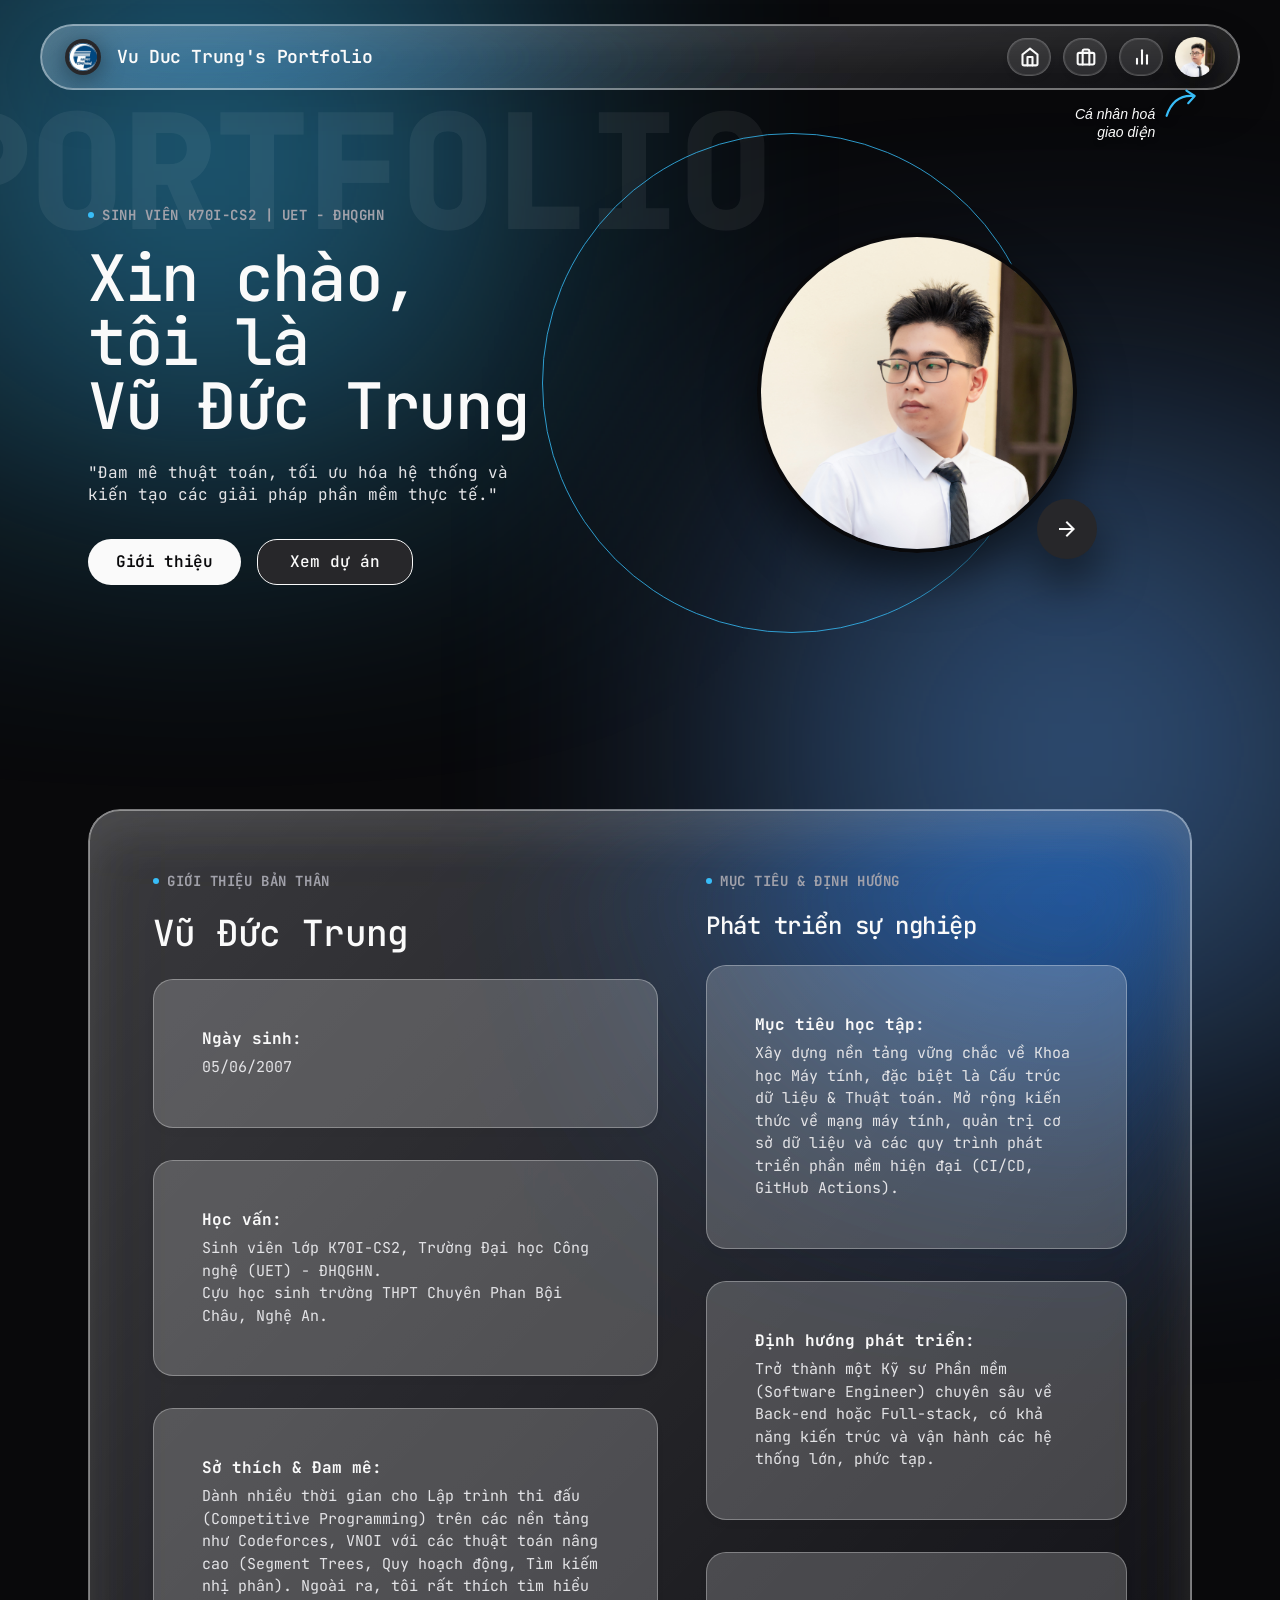
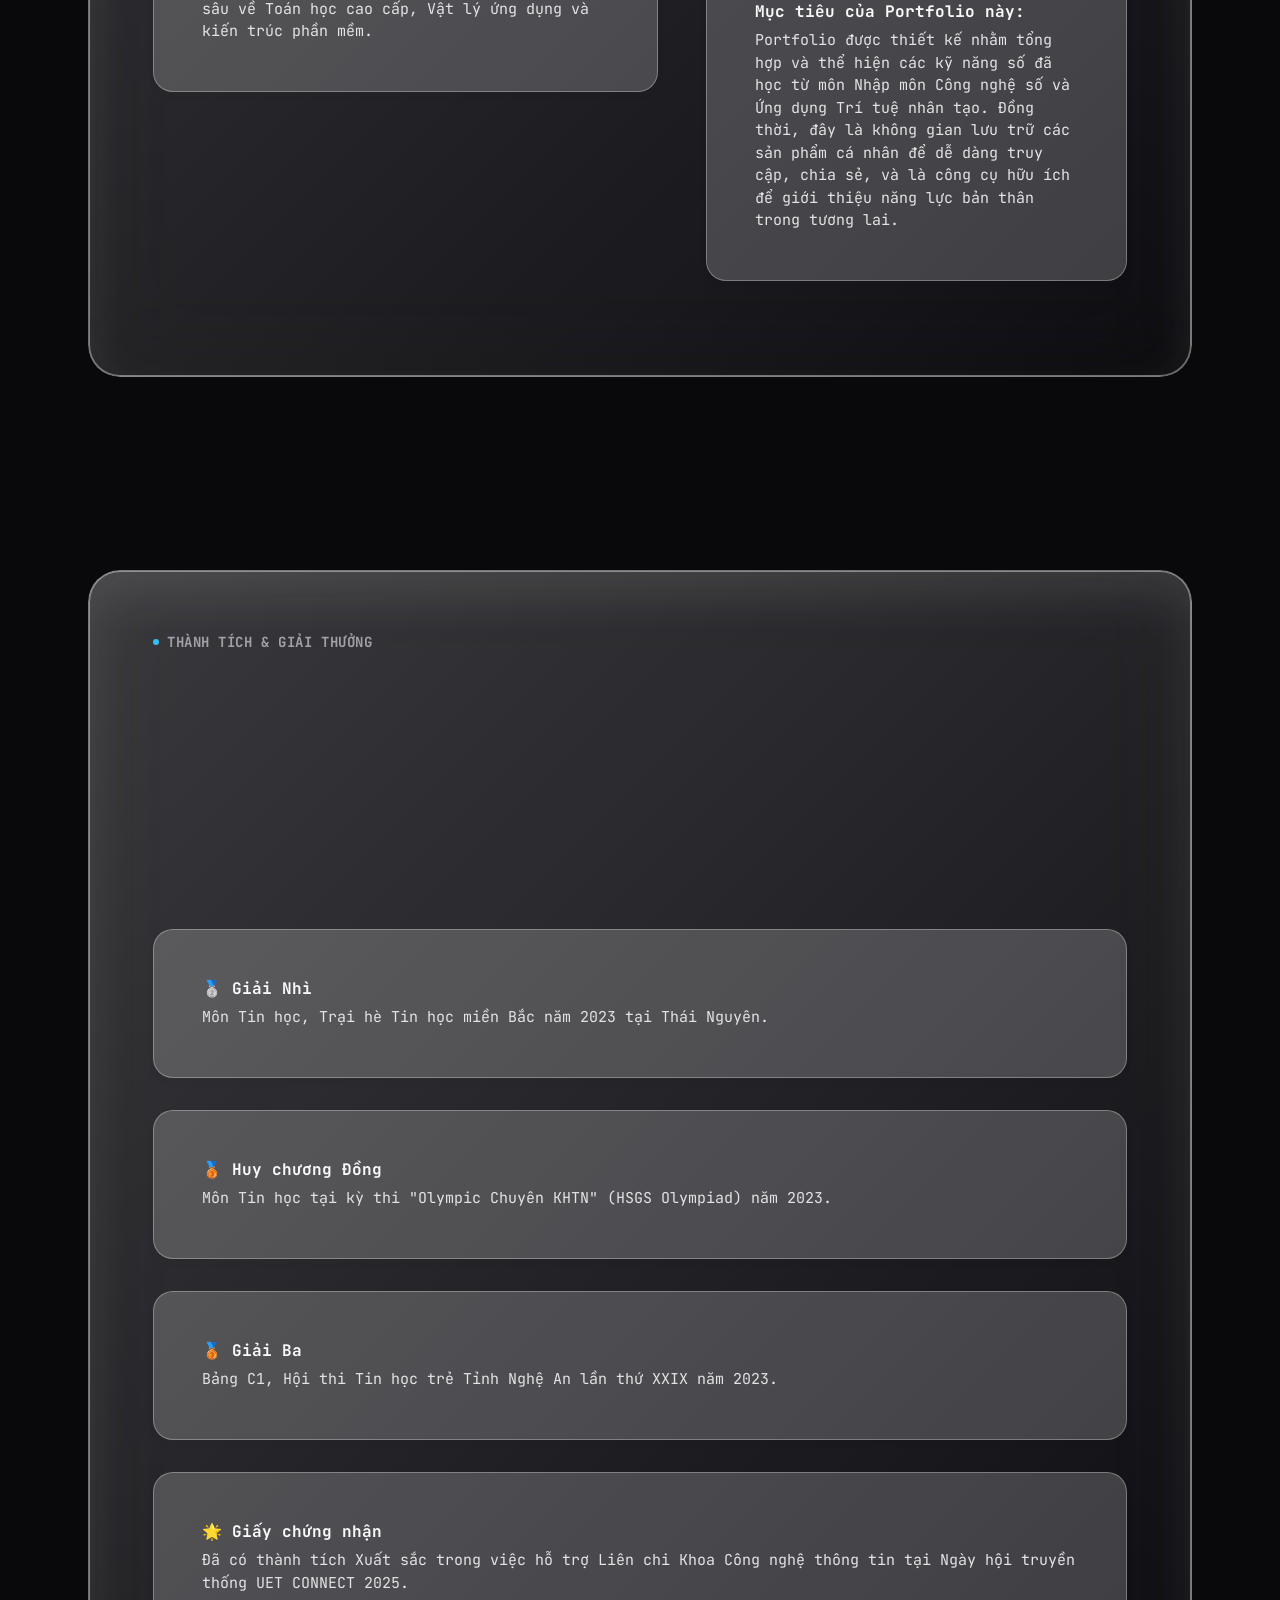
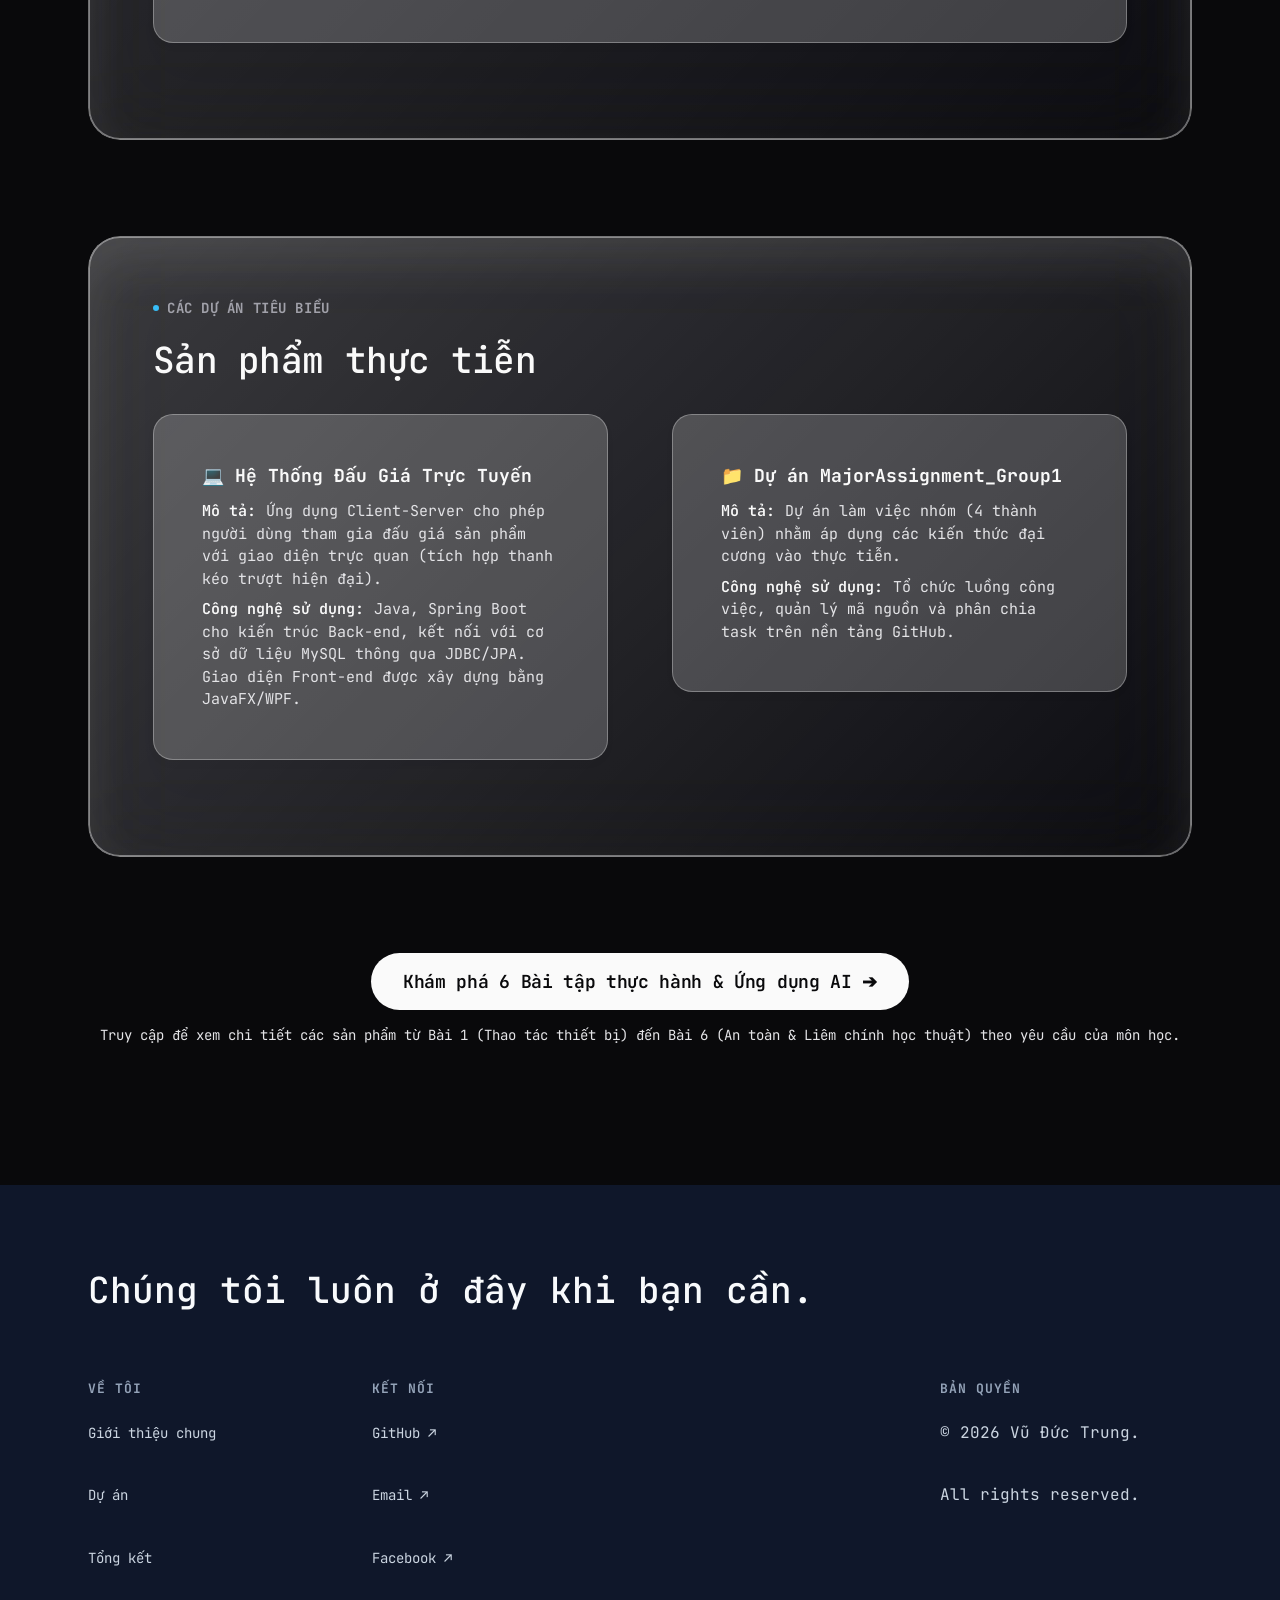
<file: index.html>
<!DOCTYPE html>
<html lang="vi">
<head>
    <meta charset="UTF-8">
    <meta name="viewport" content="width=device-width, initial-scale=1.0">
    <title>Vu Duc Trung | Mastercard Design System</title>
    <link rel="stylesheet" href="css/design-system.css">
    <link rel="stylesheet" href="css/style.css">
</head>
<body>
    <!-- Floating Navigation Pill -->
        <nav class="floating-nav">
        <div class="nav-brand">
            <img src="assets/images/school-logo.png" alt="Logo Trường" class="school-logo">
            <span>Vu Duc Trung's Portfolio</span>
        </div>
        <div class="nav-links">
            <a href="index.html" class="glass-nav-item">
                <span class="icon">
                    <svg width="20" height="20" viewBox="0 0 24 24" fill="none" stroke="currentColor" stroke-width="2.5" stroke-linecap="round" stroke-linejoin="round"><path d="m3 9 9-7 9 7v11a2 2 0 0 1-2 2H5a2 2 0 0 1-2-2z"></path><polyline points="9 22 9 12 15 12 15 22"></polyline></svg>
                </span>
                <span class="text">Giới thiệu</span>
            </a>
            <a href="projects.html" class="glass-nav-item">
                <span class="icon">
                    <svg width="20" height="20" viewBox="0 0 24 24" fill="none" stroke="currentColor" stroke-width="2.5" stroke-linecap="round" stroke-linejoin="round"><rect width="20" height="14" x="2" y="7" rx="2" ry="2"></rect><path d="M16 21V5a2 2 0 0 0-2-2h-4a2 2 0 0 0-2 2v16"></path></svg>
                </span>
                <span class="text">Dự án</span>
            </a>
            <a href="summary.html" class="glass-nav-item">
                <span class="icon">
                    <svg width="20" height="20" viewBox="0 0 24 24" fill="none" stroke="currentColor" stroke-width="2.5" stroke-linecap="round" stroke-linejoin="round"><line x1="18" x2="18" y1="20" y2="10"></line><line x1="12" x2="12" y1="20" y2="4"></line><line x1="6" x2="6" y1="20" y2="14"></line></svg>
                </span>
                <span class="text">Tổng kết</span>
            </a>
            <img src="assets/images/avatar.png" alt="Profile Icon" class="nav-profile-icon">
        </div>
    </nav>

    <!-- Hero Section -->
    <section class="section-large" style="margin-top: 80px; overflow: hidden;">
        <div class="ghost-watermark">PORTFOLIO</div>
        <div class="container">
            <div class="grid-2-asym-rev">
                <div>
                    <div class="eyebrow">SINH VIÊN K70I-CS2 | UET - ĐHQGHN</div>
                    <h1 class="h1-hero" style="margin-bottom: 24px;">Xin chào, tôi là<br>Vũ Đức Trung</h1>
                    <p style="font-size: 16px; margin-bottom: 32px; color: var(--color-charcoal); max-width: 450px;">
                        "Đam mê thuật toán, tối ưu hóa hệ thống và kiến tạo các giải pháp phần mềm thực tế."
                    </p>
                    <div style="display: flex; gap: 16px;">
                        <a href="#about" class="mc-pill-ink">Giới thiệu</a>
                        <a href="projects.html" class="mc-pill-outline">Xem dự án</a>
                    </div>
                </div>
                
                <div style="text-align: center; position: relative; display: flex; justify-content: center; align-items: center;">
                    <div class="orbital-line orbit-1"></div>
                    <div class="portrait-container">
                        <img src="assets/images/avatar.png" alt="Vũ Đức Trung" class="circular-portrait">
                        <div class="satellite-cta">
                            <svg viewBox="0 0 24 24"><path d="M12 4l-1.41 1.41L16.17 11H4v2h12.17l-5.58 5.59L12 20l8-8z"/></svg>
                        </div>
                    </div>
                </div>
            </div>
        </div>
    </section>

    <!-- About & Goals Section -->
    <section id="about" class="section">
        <div class="container">
            <div class="mc-card">
                <div class="grid-2-asym" style="align-items: start; gap: 48px;">
                    <!-- Khu vực 1: Giới thiệu bản thân -->
                    <div>
                        <div class="eyebrow">GIỚI THIỆU BẢN THÂN</div>
                        <h2 class="h2-section" style="margin-bottom: 24px;">Vũ Đức Trung</h2>
                        
                        <div class="mc-hover-block">
                            <strong>Ngày sinh:</strong>
                            <span>05/06/2007</span>
                        </div>
                        <div class="mc-hover-block">
                            <strong>Học vấn:</strong>
                            <span>Sinh viên lớp K70I-CS2, Trường Đại học Công nghệ (UET) - ĐHQGHN.<br>Cựu học sinh trường THPT Chuyên Phan Bội Châu, Nghệ An.</span>
                        </div>
                        <div class="mc-hover-block">
                            <strong>Sở thích & Đam mê:</strong>
                            <span>Dành nhiều thời gian cho Lập trình thi đấu (Competitive Programming) trên các nền tảng như Codeforces, VNOI với các thuật toán nâng cao (Segment Trees, Quy hoạch động, Tìm kiếm nhị phân). Ngoài ra, tôi rất thích tìm hiểu sâu về Toán học cao cấp, Vật lý ứng dụng và kiến trúc phần mềm.</span>
                        </div>
                    </div>

                    <!-- Khu vực 2: Mục tiêu & Định hướng -->
                    <div>
                        <div class="eyebrow">MỤC TIÊU & ĐỊNH HƯỚNG</div>
                        <h3 class="h3-card" style="margin-bottom: 24px;">Phát triển sự nghiệp</h3>
                        
                        <div class="mc-hover-block">
                            <strong>Mục tiêu học tập:</strong>
                            <span>Xây dựng nền tảng vững chắc về Khoa học Máy tính, đặc biệt là Cấu trúc dữ liệu & Thuật toán. Mở rộng kiến thức về mạng máy tính, quản trị cơ sở dữ liệu và các quy trình phát triển phần mềm hiện đại (CI/CD, GitHub Actions).</span>
                        </div>
                        <div class="mc-hover-block">
                            <strong>Định hướng phát triển:</strong>
                            <span>Trở thành một Kỹ sư Phần mềm (Software Engineer) chuyên sâu về Back-end hoặc Full-stack, có khả năng kiến trúc và vận hành các hệ thống lớn, phức tạp.</span>
                        </div>
                        <div class="mc-hover-block">
                            <strong>Mục tiêu của Portfolio này:</strong>
                            <span>Portfolio được thiết kế nhằm tổng hợp và thể hiện các kỹ năng số đã học từ môn Nhập môn Công nghệ số và Ứng dụng Trí tuệ nhân tạo. Đồng thời, đây là không gian lưu trữ các sản phẩm cá nhân để dễ dàng truy cập, chia sẻ, và là công cụ hữu ích để giới thiệu năng lực bản thân trong tương lai.</span>
                        </div>
                    </div>
                </div>
            </div>
        </div>
    </section>

    <!-- Achievements Section -->
    <section class="section">
        <div class="container">
            <div class="mc-card">
                <div class="eyebrow">THÀNH TÍCH & GIẢI THƯỞNG</div>
                <h2 class="h2-section" style="margin-bottom: 32px;">Những cột mốc đáng nhớ</h2>
                
                <div class="mc-hover-block">
                    <strong>🏆 Giải Nhì</strong>
                    <span>Kỳ thi chọn Học sinh giỏi cấp Tỉnh môn Tin học (Bảng A, Lớp 12), Tỉnh Nghệ An, năm học 2024-2025.</span>
                </div>
                <div class="mc-hover-block">
                    <strong>🥈 Giải Nhì</strong>
                    <span>Môn Tin học, Trại hè Tin học miền Bắc năm 2023 tại Thái Nguyên.</span>
                </div>
                <div class="mc-hover-block">
                    <strong>🥉 Huy chương Đồng</strong>
                    <span>Môn Tin học tại kỳ thi "Olympic Chuyên KHTN" (HSGS Olympiad) năm 2023.</span>
                </div>
                <div class="mc-hover-block">
                    <strong>🥉 Giải Ba</strong>
                    <span>Bảng C1, Hội thi Tin học trẻ Tỉnh Nghệ An lần thứ XXIX năm 2023.</span>
                </div>
                <div class="mc-hover-block">
                    <strong>🌟 Giấy chứng nhận</strong>
                    <span>Đã có thành tích Xuất sắc trong việc hỗ trợ Liên chi Khoa Công nghệ thông tin tại Ngày hội truyền thống UET CONNECT 2025.</span>
                </div>
            </div>
        </div>
    </section>

    <!-- Projects Section -->
    <section class="section" style="padding-top: 0;">
        <div class="container">
            <div class="mc-card">
                <div class="eyebrow">CÁC DỰ ÁN TIÊU BIỂU</div>
                <h2 class="h2-section" style="margin-bottom: 32px;">Sản phẩm thực tiễn</h2>
                <div class="grid-2">
                    <div class="mc-hover-block">
                        <strong style="font-size: 18px; color: var(--color-ink-black);">💻 Hệ Thống Đấu Giá Trực Tuyến</strong>
                        <div style="margin-top: 12px;">
                            <p style="margin-bottom: 8px;"><span style="color: var(--color-ink-black); font-weight: 600;">Mô tả:</span> <span style="color: var(--color-charcoal);">Ứng dụng Client-Server cho phép người dùng tham gia đấu giá sản phẩm với giao diện trực quan (tích hợp thanh kéo trượt hiện đại).</span></p>
                            <p><span style="color: var(--color-ink-black); font-weight: 600;">Công nghệ sử dụng:</span> <span style="color: var(--color-charcoal);">Java, Spring Boot cho kiến trúc Back-end, kết nối với cơ sở dữ liệu MySQL thông qua JDBC/JPA. Giao diện Front-end được xây dựng bằng JavaFX/WPF.</span></p>
                        </div>
                    </div>
                    <div class="mc-hover-block">
                        <strong style="font-size: 18px; color: var(--color-ink-black);">📁 Dự án MajorAssignment_Group1</strong>
                        <div style="margin-top: 12px;">
                            <p style="margin-bottom: 8px;"><span style="color: var(--color-ink-black); font-weight: 600;">Mô tả:</span> <span style="color: var(--color-charcoal);">Dự án làm việc nhóm (4 thành viên) nhằm áp dụng các kiến thức đại cương vào thực tiễn.</span></p>
                            <p><span style="color: var(--color-ink-black); font-weight: 600;">Công nghệ sử dụng:</span> <span style="color: var(--color-charcoal);">Tổ chức luồng công việc, quản lý mã nguồn và phân chia task trên nền tảng GitHub.</span></p>
                        </div>
                    </div>
                </div>
            </div>
        </div>
    </section>

    <!-- Call to Action -->
    <section class="section" style="text-align: center; padding-top: 0; padding-bottom: 80px;">
        <div class="container">
            <a href="projects.html" class="mc-pill-ink" style="display: inline-block; font-size: 18px; padding: 16px 32px;">Khám phá 6 Bài tập thực hành & Ứng dụng AI ➔</a>
            <p style="color: var(--color-charcoal); margin-top: 16px; font-size: 14px;">Truy cập để xem chi tiết các sản phẩm từ Bài 1 (Thao tác thiết bị) đến Bài 6 (An toàn & Liêm chính học thuật) theo yêu cầu của môn học.</p>
        </div>
    </section>

    <!-- Footer -->
    <footer class="mc-footer" style="background-color: #0f172a; color: #f8fafc; padding: 80px 0 60px; margin-top: 60px;">
        <div class="container">
            <h2 style="color: #f8fafc; margin-bottom: 64px;">Chúng tôi luôn ở đây khi bạn cần.</h2>
            <div class="mc-footer-grid" style="display: grid; grid-template-columns: repeat(auto-fit, minmax(200px, 1fr)); gap: 32px;">
                <div class="footer-col">
                    <div class="footer-col-header" style="color: #94a3b8; font-size: 13px; font-weight: 700; letter-spacing: 1px; margin-bottom: 24px;">VỀ TÔI</div>
                    <ul style="list-style: none; padding: 0;">
                        <li style="margin-bottom: 16px;"><a href="index.html" style="color: #cbd5e1; text-decoration: none; transition: color 0.2s;" onmouseover="this.style.color='#fff'" onmouseout="this.style.color='#cbd5e1'">Giới thiệu chung</a></li>
                        <li style="margin-bottom: 16px;"><a href="projects.html" style="color: #cbd5e1; text-decoration: none; transition: color 0.2s;" onmouseover="this.style.color='#fff'" onmouseout="this.style.color='#cbd5e1'">Dự án</a></li>
                        <li style="margin-bottom: 16px;"><a href="summary.html" style="color: #cbd5e1; text-decoration: none; transition: color 0.2s;" onmouseover="this.style.color='#fff'" onmouseout="this.style.color='#cbd5e1'">Tổng kết</a></li>
                    </ul>
                </div>
                <div class="footer-col">
                    <div class="footer-col-header" style="color: #94a3b8; font-size: 13px; font-weight: 700; letter-spacing: 1px; margin-bottom: 24px;">KẾT NỐI</div>
                    <ul style="list-style: none; padding: 0;">
                        <li style="margin-bottom: 16px;"><a href="https://github.com/LaziChicken7" target="_blank" style="color: #cbd5e1; text-decoration: none; transition: color 0.2s;" onmouseover="this.style.color='#fff'" onmouseout="this.style.color='#cbd5e1'">GitHub ↗</a></li>
                        <li style="margin-bottom: 16px;"><a href="mailto:25022036@vnu.edu.vn" style="color: #cbd5e1; text-decoration: none; transition: color 0.2s;" onmouseover="this.style.color='#fff'" onmouseout="this.style.color='#cbd5e1'">Email ↗</a></li>
                        <li style="margin-bottom: 16px;"><a href="https://www.facebook.com/LaziChicken7" target="_blank" style="color: #cbd5e1; text-decoration: none; transition: color 0.2s;" onmouseover="this.style.color='#fff'" onmouseout="this.style.color='#cbd5e1'">Facebook ↗</a></li>
                    </ul>
                </div>
                <div class="footer-col">
                    <!-- Empty col for spacing -->
                </div>
                <div class="footer-col">
                    <div class="footer-col-header" style="color: #94a3b8; font-size: 13px; font-weight: 700; letter-spacing: 1px; margin-bottom: 24px;">BẢN QUYỀN</div>
                    <ul style="list-style: none; padding: 0;">
                        <li style="margin-bottom: 16px;"><span style="color: #cbd5e1;">© 2026 Vũ Đức Trung.</span></li>
                        <li style="margin-bottom: 16px;"><span style="color: #cbd5e1;">All rights reserved.</span></li>
                    </ul>
                </div>
            </div>
        </div>
    </footer>

    <script src="js/main.js"></script>
</body>
</html>
</file>
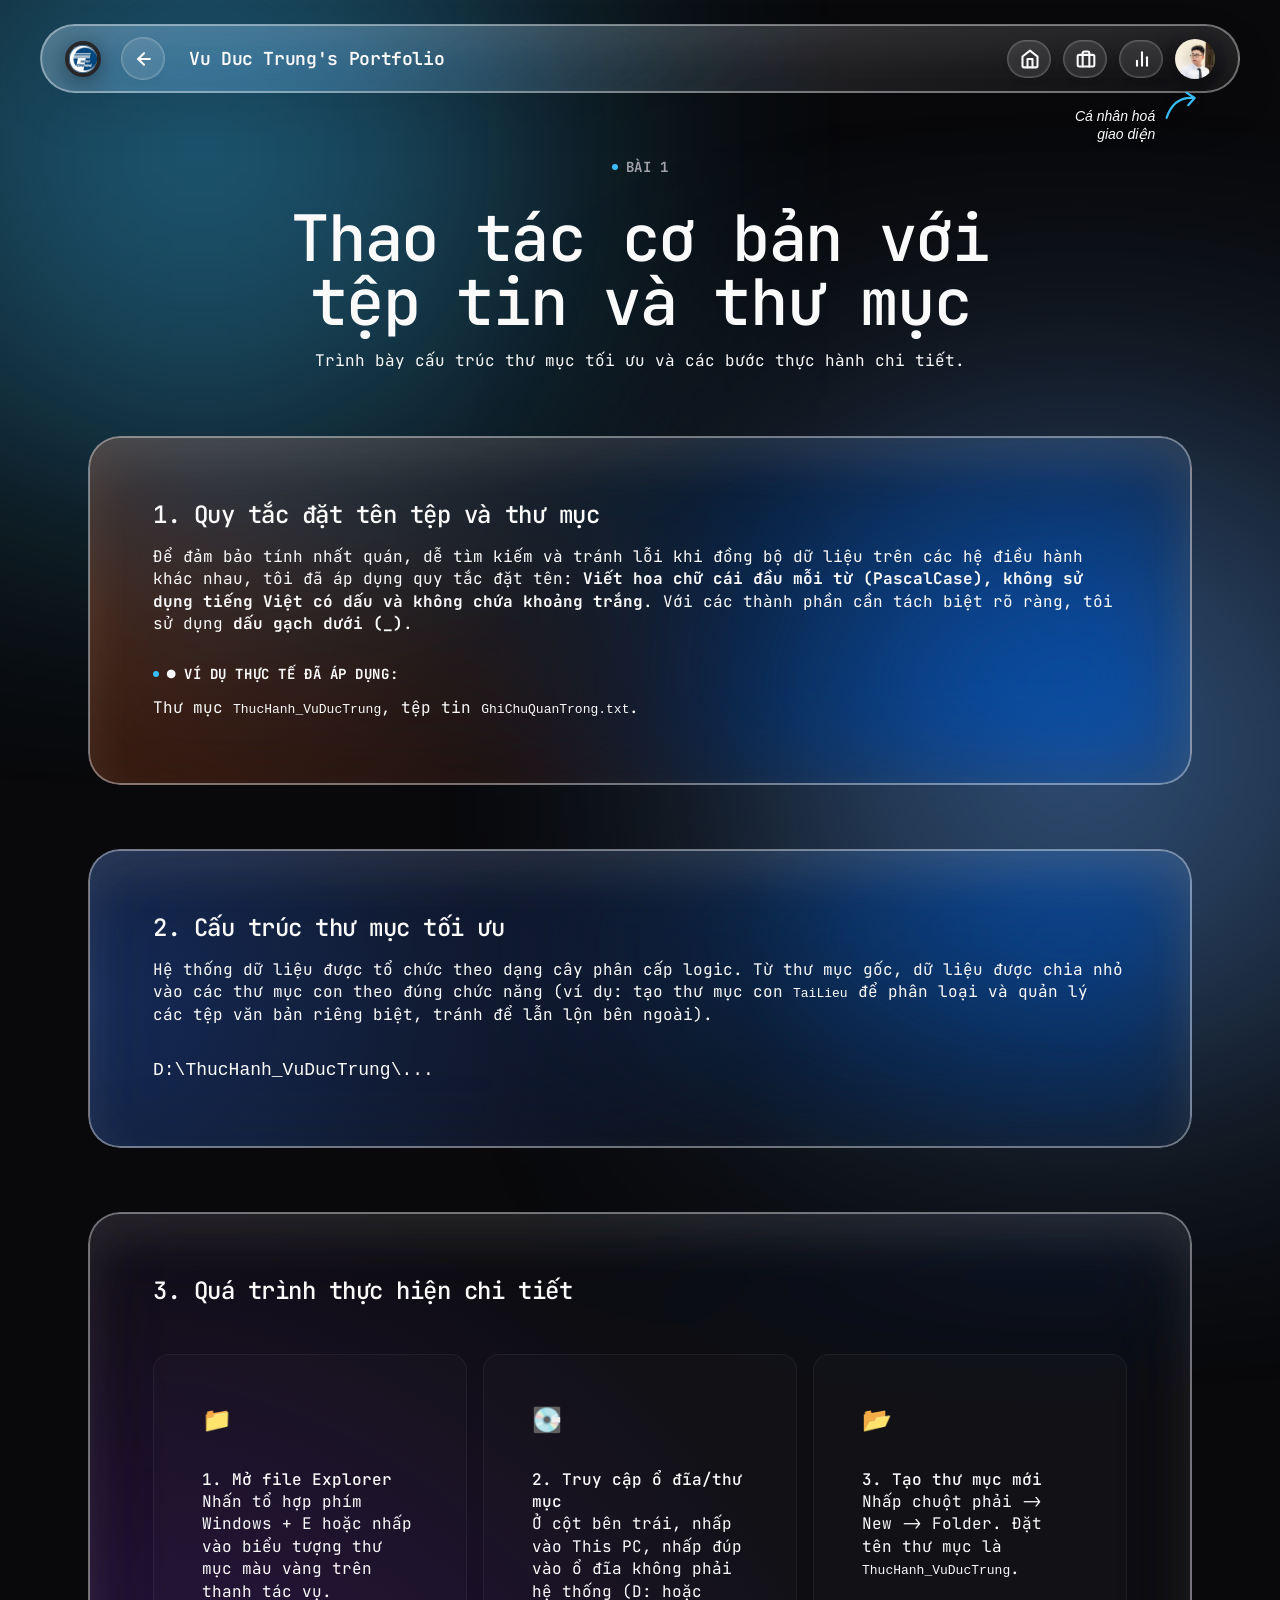
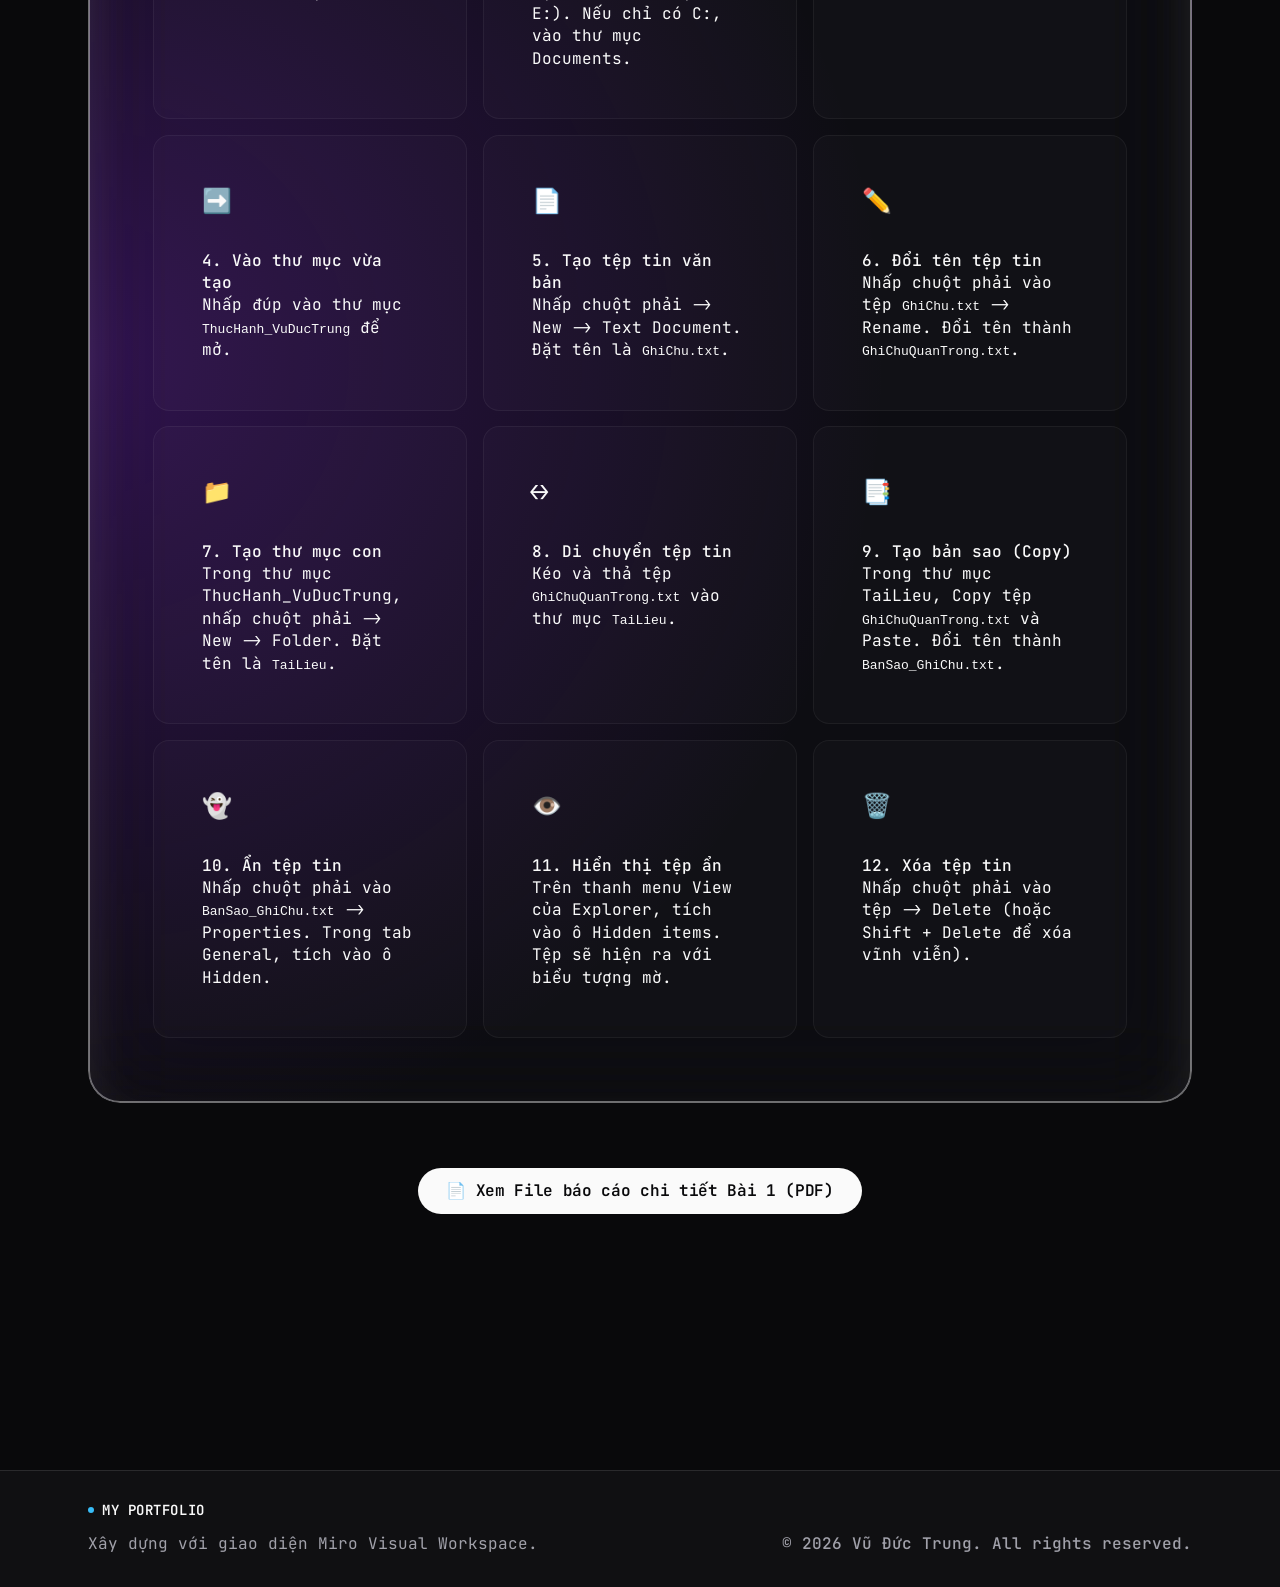
<file: bai1.html>
<!DOCTYPE html>
<html lang="vi">
<head>
    <meta charset="UTF-8">
    <meta name="viewport" content="width=device-width, initial-scale=1.0">
    <title>Digital Portfolio | Bài 1</title>
    <link rel="stylesheet" href="css/design-system.css">
    <link rel="stylesheet" href="css/style.css">
    <style>
        .step-item {
            margin-bottom: var(--space-md);
            padding-bottom: var(--space-md);
            border-bottom: 1px solid rgba(255,255,255,0.1);
        }
        .step-item:last-child {
            margin-bottom: 0;
            padding-bottom: 0;
            border-bottom: none;
        }
        .path-display {
            background-color: var(--color-surface);
            padding: var(--space-xl);
            border-radius: var(--rounded-md);
            border: 1px solid var(--color-hairline-strong);
            font-family: monospace;
            font-size: 18px;
            color: var(--color-ink);
        }
    </style>
</head>
<body>
        <nav class="floating-nav">
        <div class="nav-brand">
            <img src="assets/images/school-logo.png" alt="Logo Trường" class="school-logo">
            <a href="projects.html" class="glass-nav-item" style="margin-left: 4px;">
                <span class="icon">
                    <svg width="20" height="20" viewBox="0 0 24 24" fill="none" stroke="currentColor" stroke-width="2.5" stroke-linecap="round" stroke-linejoin="round"><path d="m12 19-7-7 7-7"/><path d="M19 12H5"/></svg>
                </span>
                <span class="text">Quay lại</span>
            </a>
            <span style="margin-left: 8px;">Vu Duc Trung's Portfolio</span>
        </div>
        <div class="nav-links">
            <a href="index.html" class="glass-nav-item">
                <span class="icon">
                    <svg width="20" height="20" viewBox="0 0 24 24" fill="none" stroke="currentColor" stroke-width="2.5" stroke-linecap="round" stroke-linejoin="round"><path d="m3 9 9-7 9 7v11a2 2 0 0 1-2 2H5a2 2 0 0 1-2-2z"></path><polyline points="9 22 9 12 15 12 15 22"></polyline></svg>
                </span>
                <span class="text">Giới thiệu</span>
            </a>
            <a href="projects.html" class="glass-nav-item">
                <span class="icon">
                    <svg width="20" height="20" viewBox="0 0 24 24" fill="none" stroke="currentColor" stroke-width="2.5" stroke-linecap="round" stroke-linejoin="round"><rect width="20" height="14" x="2" y="7" rx="2" ry="2"></rect><path d="M16 21V5a2 2 0 0 0-2-2h-4a2 2 0 0 0-2 2v16"></path></svg>
                </span>
                <span class="text">Dự án</span>
            </a>
            <a href="summary.html" class="glass-nav-item">
                <span class="icon">
                    <svg width="20" height="20" viewBox="0 0 24 24" fill="none" stroke="currentColor" stroke-width="2.5" stroke-linecap="round" stroke-linejoin="round"><line x1="18" x2="18" y1="20" y2="10"></line><line x1="12" x2="12" y1="20" y2="4"></line><line x1="6" x2="6" y1="20" y2="14"></line></svg>
                </span>
                <span class="text">Tổng kết</span>
            </a>
            <img src="assets/images/avatar.png" alt="Profile Icon" class="nav-profile-icon">
        </div>
    </nav>

    <main>
        <section class="section" style="padding-top: 160px;">
            <div class="container text-center">
                <div class="eyebrow mb-md">Bài 1</div>
                <h1 class="h1-hero mb-sm">Thao tác cơ bản với<br>tệp tin và thư mục</h1>
                <p class="subtitle mb-xl">Trình bày cấu trúc thư mục tối ưu và các bước thực hành chi tiết.</p>
            </div>
            
            <div class="container">
                
                <div class="mc-card mb-xl" style="background: radial-gradient(circle at 0% 50%, rgba(210, 80, 20, 0.3) 0%, rgba(255, 255, 255, 0.02) 60%);">
                    <h3 class="h3-card mb-sm">1. Quy tắc đặt tên tệp và thư mục</h3>
                    <p class="body-md  mb-md">
                        Để đảm bảo tính nhất quán, dễ tìm kiếm và tránh lỗi khi đồng bộ dữ liệu trên các hệ điều hành khác nhau, tôi đã áp dụng quy tắc đặt tên: <strong>Viết hoa chữ cái đầu mỗi từ (PascalCase), không sử dụng tiếng Việt có dấu và không chứa khoảng trắng</strong>. Với các thành phần cần tách biệt rõ ràng, tôi sử dụng <strong>dấu gạch dưới (_)</strong>.
                    </p>
                    <div class="eyebrow mb-sm" style="color: var(--color-light-orange);">● VÍ DỤ THỰC TẾ ĐÃ ÁP DỤNG:</div>
                    <p class="body-md ">Thư mục <code>ThucHanh_VuDucTrung</code>, tệp tin <code>GhiChuQuanTrong.txt</code>.</p>
                </div>

                <div class="mc-card mb-xl" style="background: radial-gradient(circle at 0% 50%, rgba(50, 120, 255, 0.3) 0%, rgba(255, 255, 255, 0.02) 60%);">
                    <h3 class="h3-card mb-sm">2. Cấu trúc thư mục tối ưu</h3>
                    <p class="body-md mb-md">
                        Hệ thống dữ liệu được tổ chức theo dạng cây phân cấp logic. Từ thư mục gốc, dữ liệu được chia nhỏ vào các thư mục con theo đúng chức năng (ví dụ: tạo thư mục con <code>TaiLieu</code> để phân loại và quản lý các tệp văn bản riêng biệt, tránh để lẫn lộn bên ngoài).
                    </p>
                    <div class="path-display mt-md">
                        D:\ThucHanh_VuDucTrung\...
                    </div>
                </div>

                <div class="mc-card mb-xl" style="background: radial-gradient(circle at 0% 50%, rgba(138, 43, 226, 0.3) 0%, rgba(255, 255, 255, 0.02) 60%);">
                    <h3 class="h3-card mb-lg">3. Quá trình thực hiện chi tiết</h3>
                    <div class="rules-grid" style="display: grid; grid-template-columns: repeat(auto-fit, minmax(300px, 1fr)); gap: 16px;">
                        <div class="rule-card">
                            <div class="rule-icon">📁</div>
                            <h4>1. Mở file Explorer</h4>
                            <p class="mt-xs">Nhấn tổ hợp phím Windows + E hoặc nhấp vào biểu tượng thư mục màu vàng trên thanh tác vụ.</p>
                        </div>
                        <div class="rule-card">
                            <div class="rule-icon">💽</div>
                            <h4>2. Truy cập ổ đĩa/thư mục</h4>
                            <p class="mt-xs">Ở cột bên trái, nhấp vào This PC, nhấp đúp vào ổ đĩa không phải hệ thống (D: hoặc E:). Nếu chỉ có C:, vào thư mục Documents.</p>
                        </div>
                        <div class="rule-card">
                            <div class="rule-icon">📂</div>
                            <h4>3. Tạo thư mục mới</h4>
                            <p class="mt-xs">Nhấp chuột phải -> New -> Folder. Đặt tên thư mục là <code>ThucHanh_VuDucTrung</code>.</p>
                        </div>
                        <div class="rule-card">
                            <div class="rule-icon">➡️</div>
                            <h4>4. Vào thư mục vừa tạo</h4>
                            <p class="mt-xs">Nhấp đúp vào thư mục <code>ThucHanh_VuDucTrung</code> để mở.</p>
                        </div>
                        <div class="rule-card">
                            <div class="rule-icon">📄</div>
                            <h4>5. Tạo tệp tin văn bản</h4>
                            <p class="mt-xs">Nhấp chuột phải -> New -> Text Document. Đặt tên là <code>GhiChu.txt</code>.</p>
                        </div>
                        <div class="rule-card">
                            <div class="rule-icon">✏️</div>
                            <h4>6. Đổi tên tệp tin</h4>
                            <p class="mt-xs">Nhấp chuột phải vào tệp <code>GhiChu.txt</code> -> Rename. Đổi tên thành <code>GhiChuQuanTrong.txt</code>.</p>
                        </div>
                        <div class="rule-card">
                            <div class="rule-icon">📁</div>
                            <h4>7. Tạo thư mục con</h4>
                            <p class="mt-xs">Trong thư mục ThucHanh_VuDucTrung, nhấp chuột phải -> New -> Folder. Đặt tên là <code>TaiLieu</code>.</p>
                        </div>
                        <div class="rule-card">
                            <div class="rule-icon">↔️</div>
                            <h4>8. Di chuyển tệp tin</h4>
                            <p class="mt-xs">Kéo và thả tệp <code>GhiChuQuanTrong.txt</code> vào thư mục <code>TaiLieu</code>.</p>
                        </div>
                        <div class="rule-card">
                            <div class="rule-icon">📑</div>
                            <h4>9. Tạo bản sao (Copy)</h4>
                            <p class="mt-xs">Trong thư mục TaiLieu, Copy tệp <code>GhiChuQuanTrong.txt</code> và Paste. Đổi tên thành <code>BanSao_GhiChu.txt</code>.</p>
                        </div>
                        <div class="rule-card">
                            <div class="rule-icon">👻</div>
                            <h4>10. Ẩn tệp tin</h4>
                            <p class="mt-xs">Nhấp chuột phải vào <code>BanSao_GhiChu.txt</code> -> Properties. Trong tab General, tích vào ô Hidden.</p>
                        </div>
                        <div class="rule-card">
                            <div class="rule-icon">👁️</div>
                            <h4>11. Hiển thị tệp ẩn</h4>
                            <p class="mt-xs">Trên thanh menu View của Explorer, tích vào ô Hidden items. Tệp sẽ hiện ra với biểu tượng mờ.</p>
                        </div>
                        <div class="rule-card">
                            <div class="rule-icon">🗑️</div>
                            <h4>12. Xóa tệp tin</h4>
                            <p class="mt-xs">Nhấp chuột phải vào tệp -> Delete (hoặc Shift + Delete để xóa vĩnh viễn).</p>
                        </div>
                    </div>
                </div>

                <div class="text-center mt-xl mb-xl">
                    <a href="assets/files/Bai_1.pdf" target="_blank" class="mc-pill-ink">
                        📄 Xem File báo cáo chi tiết Bài 1 (PDF)
                    </a>
                </div>

            </div>
        </section>
    </main>

    <footer class="footer-region mt-xxl">
        <div class="container">
            <div style="display: flex; justify-content: space-between; align-items: flex-end; flex-wrap: wrap; gap: 16px;">
                <div>
                    <h4 class="eyebrow mb-sm" style="font-weight: 600; display: flex; align-items: center; gap: 8px;">MY PORTFOLIO</h4>
                    <p class="caption">Xây dựng với giao diện Miro Visual Workspace.</p>
                </div>
                <div style="text-align:right;">
                    <p class="caption" style="font-weight: 500;">&copy; 2026 Vũ Đức Trung. All rights reserved.</p>
                </div>
            </div>
        </div>
    </footer>

    <script src="js/main.js"></script>
</body>
</html>
</file>
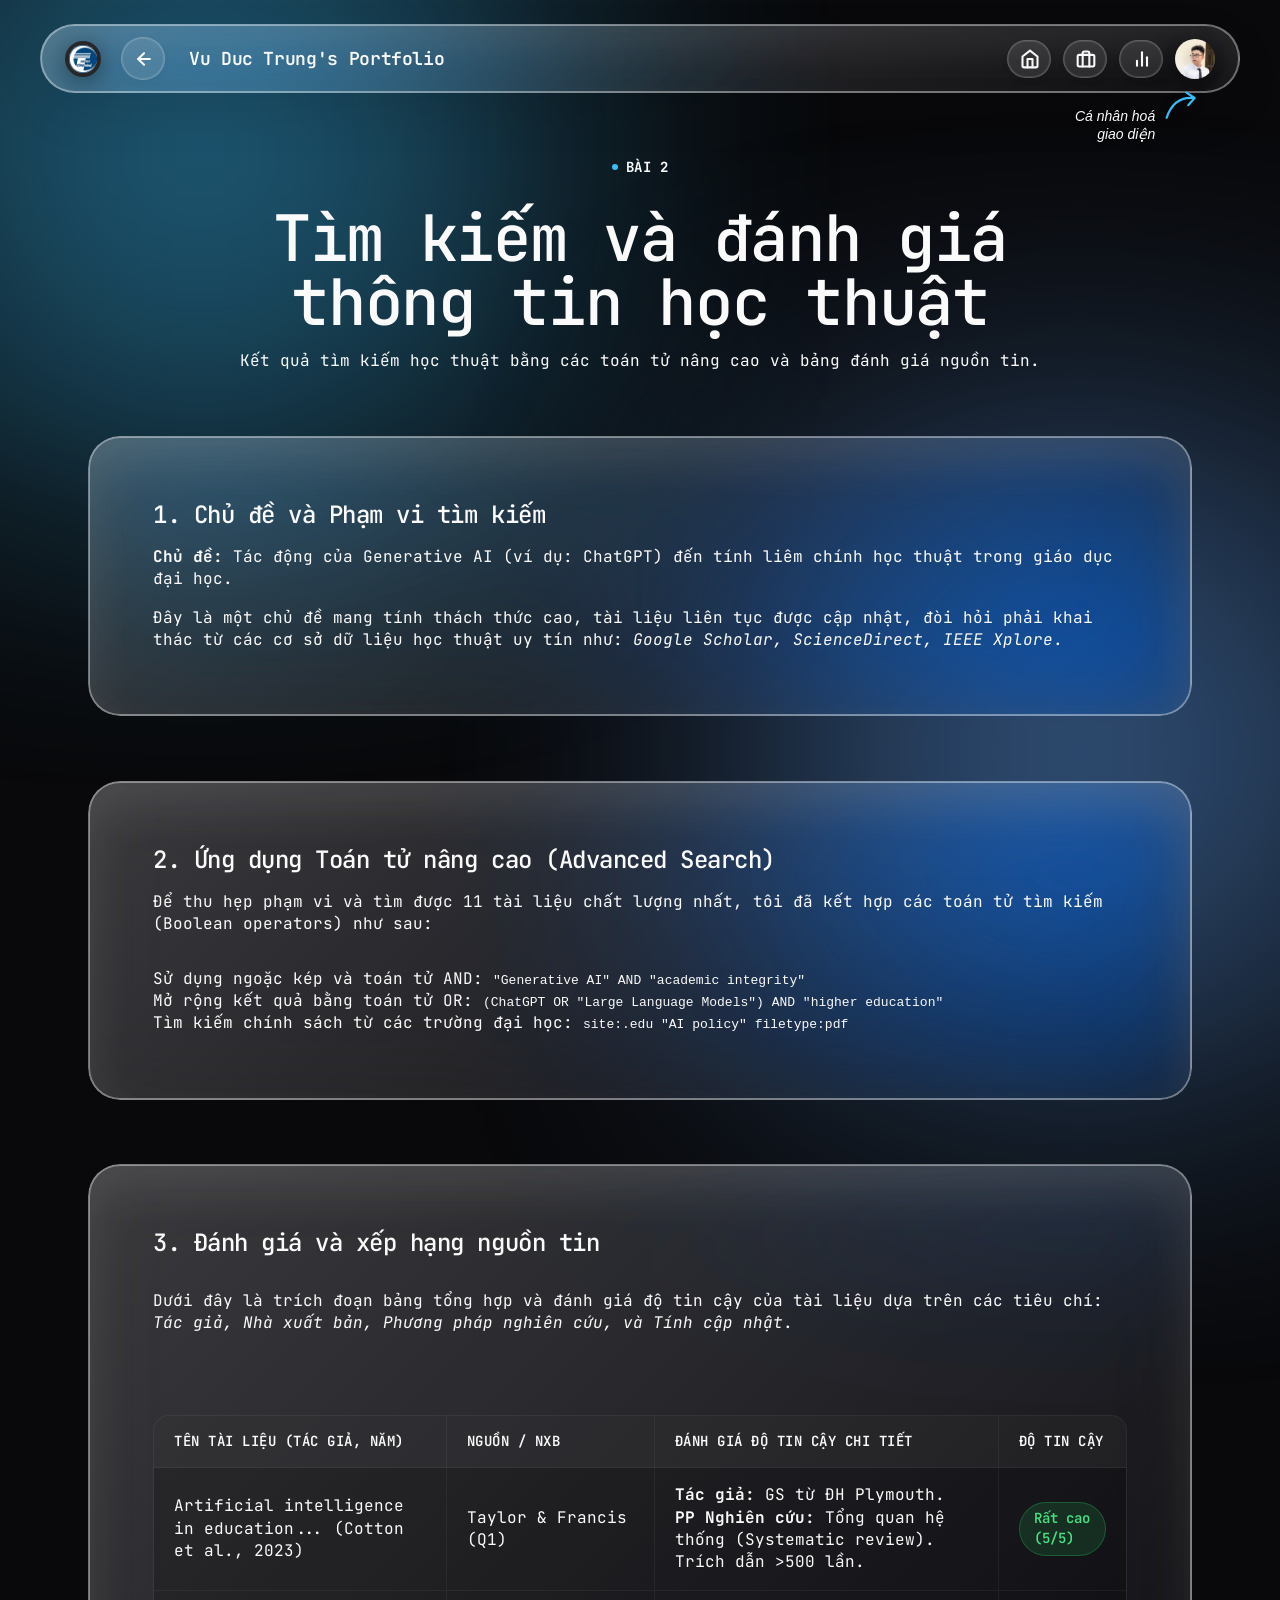
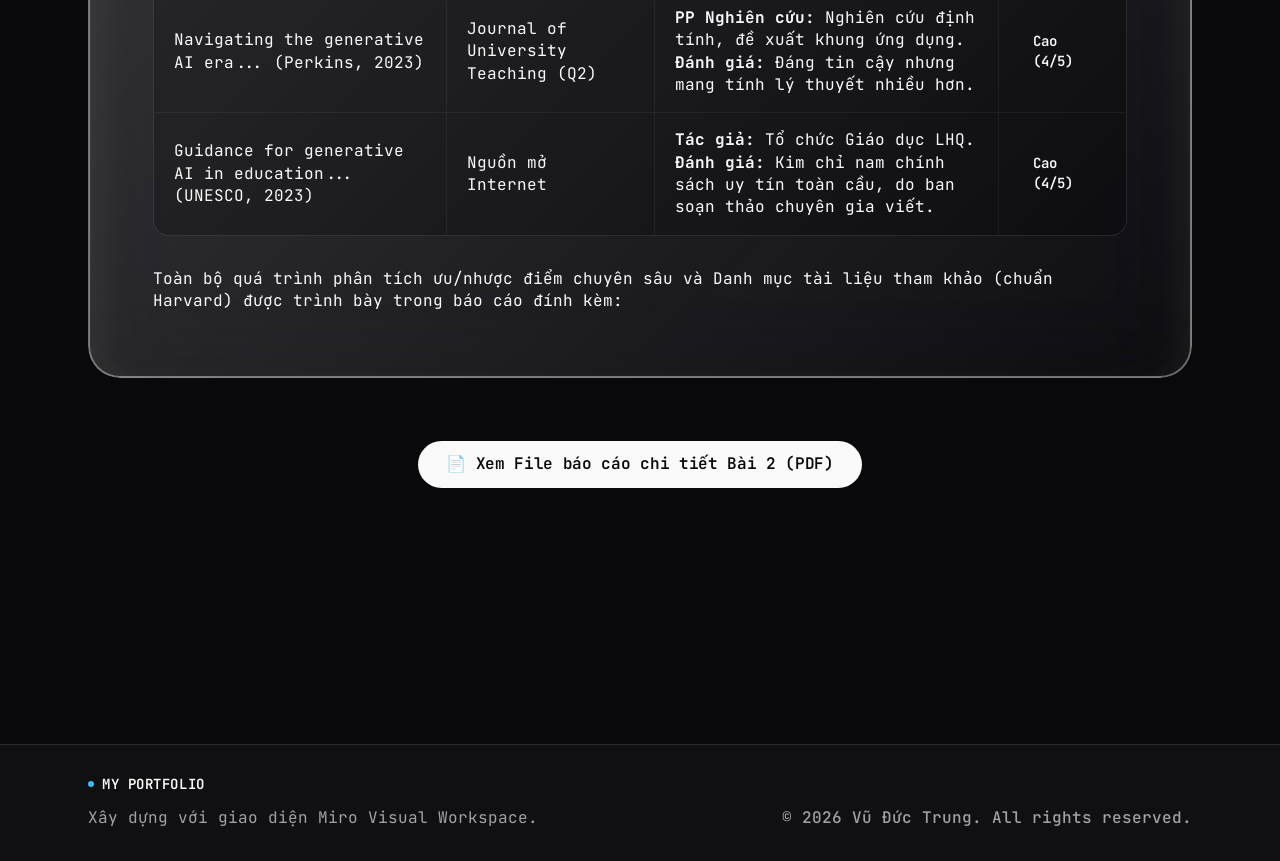
<file: bai2.html>
<!DOCTYPE html>
<html lang="vi">
<head>
    <meta charset="UTF-8">
    <meta name="viewport" content="width=device-width, initial-scale=1.0">
    <title>Digital Portfolio | Bài 2</title>
    <link rel="stylesheet" href="css/design-system.css">
    <link rel="stylesheet" href="css/style.css">
</head>
<body>
    <nav class="floating-nav">
        <div class="nav-brand">
            <img src="assets/images/school-logo.png" alt="Logo Trường" class="school-logo">
            <a href="projects.html" class="glass-nav-item" style="margin-left: 4px;">
                <span class="icon">
                    <svg width="20" height="20" viewBox="0 0 24 24" fill="none" stroke="currentColor" stroke-width="2.5" stroke-linecap="round" stroke-linejoin="round"><path d="m12 19-7-7 7-7"/><path d="M19 12H5"/></svg>
                </span>
                <span class="text">Quay lại</span>
            </a>
            <span style="margin-left: 8px;">Vu Duc Trung's Portfolio</span>
        </div>
        <div class="nav-links">
            <a href="index.html" class="glass-nav-item">
                <span class="icon">
                    <svg width="20" height="20" viewBox="0 0 24 24" fill="none" stroke="currentColor" stroke-width="2.5" stroke-linecap="round" stroke-linejoin="round"><path d="m3 9 9-7 9 7v11a2 2 0 0 1-2 2H5a2 2 0 0 1-2-2z"></path><polyline points="9 22 9 12 15 12 15 22"></polyline></svg>
                </span>
                <span class="text">Giới thiệu</span>
            </a>
            <a href="projects.html" class="glass-nav-item">
                <span class="icon">
                    <svg width="20" height="20" viewBox="0 0 24 24" fill="none" stroke="currentColor" stroke-width="2.5" stroke-linecap="round" stroke-linejoin="round"><rect width="20" height="14" x="2" y="7" rx="2" ry="2"></rect><path d="M16 21V5a2 2 0 0 0-2-2h-4a2 2 0 0 0-2 2v16"></path></svg>
                </span>
                <span class="text">Dự án</span>
            </a>
            <a href="summary.html" class="glass-nav-item">
                <span class="icon">
                    <svg width="20" height="20" viewBox="0 0 24 24" fill="none" stroke="currentColor" stroke-width="2.5" stroke-linecap="round" stroke-linejoin="round"><line x1="18" x2="18" y1="20" y2="10"></line><line x1="12" x2="12" y1="20" y2="4"></line><line x1="6" x2="6" y1="20" y2="14"></line></svg>
                </span>
                <span class="text">Tổng kết</span>
            </a>
            <img src="assets/images/avatar.png" alt="Profile Icon" class="nav-profile-icon">
        </div>
    </nav>

    <main>
        <section class="section" style="padding-top: 160px;">
            <div class="container text-center">
                <div class="eyebrow mb-md" style="background-color: var(--color-coral-light); color: var(--color-coral-dark);">Bài 2</div>
                <h1 class="h1-hero mb-sm">Tìm kiếm và đánh giá<br>thông tin học thuật</h1>
                <p class="subtitle mb-xl">Kết quả tìm kiếm học thuật bằng các toán tử nâng cao và bảng đánh giá nguồn tin.</p>
            </div>
            
            <div class="container">
                
                <div class="mc-card mb-xl">
                    <h3 class="h3-card mb-sm">1. Chủ đề và Phạm vi tìm kiếm</h3>
                    <p class="body-md  mb-sm">
                        <strong>Chủ đề:</strong> Tác động của Generative AI (ví dụ: ChatGPT) đến tính liêm chính học thuật trong giáo dục đại học.
                    </p>
                    <p class="body-md ">
                        Đây là một chủ đề mang tính thách thức cao, tài liệu liên tục được cập nhật, đòi hỏi phải khai thác từ các cơ sở dữ liệu học thuật uy tín như: <em>Google Scholar, ScienceDirect, IEEE Xplore</em>.
                    </p>
                </div>

                <div class="mc-card mb-xl">
                    <h3 class="h3-card mb-sm">2. Ứng dụng Toán tử nâng cao (Advanced Search)</h3>
                    <p class="body-md mb-md">
                        Để thu hẹp phạm vi và tìm được 11 tài liệu chất lượng nhất, tôi đã kết hợp các toán tử tìm kiếm (Boolean operators) như sau:
                    </p>
                    <ul class="code-list">
                        <li>Sử dụng ngoặc kép và toán tử AND: <code>"Generative AI" AND "academic integrity"</code></li>
                        <li>Mở rộng kết quả bằng toán tử OR: <code>(ChatGPT OR "Large Language Models") AND "higher education"</code></li>
                        <li>Tìm kiếm chính sách từ các trường đại học: <code>site:.edu "AI policy" filetype:pdf</code></li>
                    </ul>
                </div>

                <div class="mc-card mb-xl">
                    <h3 class="h3-card mb-md">3. Đánh giá và xếp hạng nguồn tin</h3>
                    <p class="body-md  mb-md">Dưới đây là trích đoạn bảng tổng hợp và đánh giá độ tin cậy của tài liệu dựa trên các tiêu chí: <em>Tác giả, Nhà xuất bản, Phương pháp nghiên cứu, và Tính cập nhật</em>.</p>
                    
                    <div class="table-responsive">
                        <table class="comparison-table">
                            <thead>
                                <tr>
                                    <th>Tên tài liệu (Tác giả, Năm)</th>
                                    <th>Nguồn / NXB</th>
                                    <th>Đánh giá độ tin cậy chi tiết</th>
                                    <th>Độ tin cậy</th>
                                </tr>
                            </thead>
                            <tbody>
                                <tr>
                                    <td>Artificial intelligence in education... (Cotton et al., 2023)</td>
                                    <td>Taylor & Francis (Q1)</td>
                                    <td><strong>Tác giả:</strong> GS từ ĐH Plymouth.<br><strong>PP Nghiên cứu:</strong> Tổng quan hệ thống (Systematic review). Trích dẫn >500 lần.</td>
                                    <td><span class="badge-success">Rất cao (5/5)</span></td>
                                </tr>
                                <tr>
                                    <td>Navigating the generative AI era... (Perkins, 2023)</td>
                                    <td>Journal of University Teaching (Q2)</td>
                                    <td><strong>PP Nghiên cứu:</strong> Nghiên cứu định tính, đề xuất khung ứng dụng.<br><strong>Đánh giá:</strong> Đáng tin cậy nhưng mang tính lý thuyết nhiều hơn.</td>
                                    <td><span class="badge-med">Cao (4/5)</span></td>
                                </tr>
                                <tr>
                                    <td>Guidance for generative AI in education... (UNESCO, 2023)</td>
                                    <td>Nguồn mở Internet</td>
                                    <td><strong>Tác giả:</strong> Tổ chức Giáo dục LHQ.<br><strong>Đánh giá:</strong> Kim chỉ nam chính sách uy tín toàn cầu, do ban soạn thảo chuyên gia viết.</td>
                                    <td><span class="badge-med">Cao (4/5)</span></td>
                                </tr>
                            </tbody>
                        </table>
                    </div>

                    <p class="body-md mt-md">Toàn bộ quá trình phân tích ưu/nhược điểm chuyên sâu và Danh mục tài liệu tham khảo (chuẩn Harvard) được trình bày trong báo cáo đính kèm:</p>
                    
                </div>

                <div class="text-center mt-xl mb-xl">
                    <a href="assets/files/Bai_2.pdf" target="_blank" class="mc-pill-ink">
                        📄 Xem File báo cáo chi tiết Bài 2 (PDF)
                    </a>
                </div>

            </div>
        </section>
    </main>

    <footer class="footer-region mt-xxl">
        <div class="container">
            <div style="display: flex; justify-content: space-between; align-items: flex-end; flex-wrap: wrap; gap: 16px;">
                <div>
                    <h4 class="eyebrow mb-sm" style="font-weight: 600; display: flex; align-items: center; gap: 8px;">MY PORTFOLIO</h4>
                    <p class="caption">Xây dựng với giao diện Miro Visual Workspace.</p>
                </div>
                <div style="text-align:right;">
                    <p class="caption" style="font-weight: 500;">&copy; 2026 Vũ Đức Trung. All rights reserved.</p>
                </div>
            </div>
        </div>
    </footer>

    <script src="js/main.js"></script>
</body>
</html>
</file>
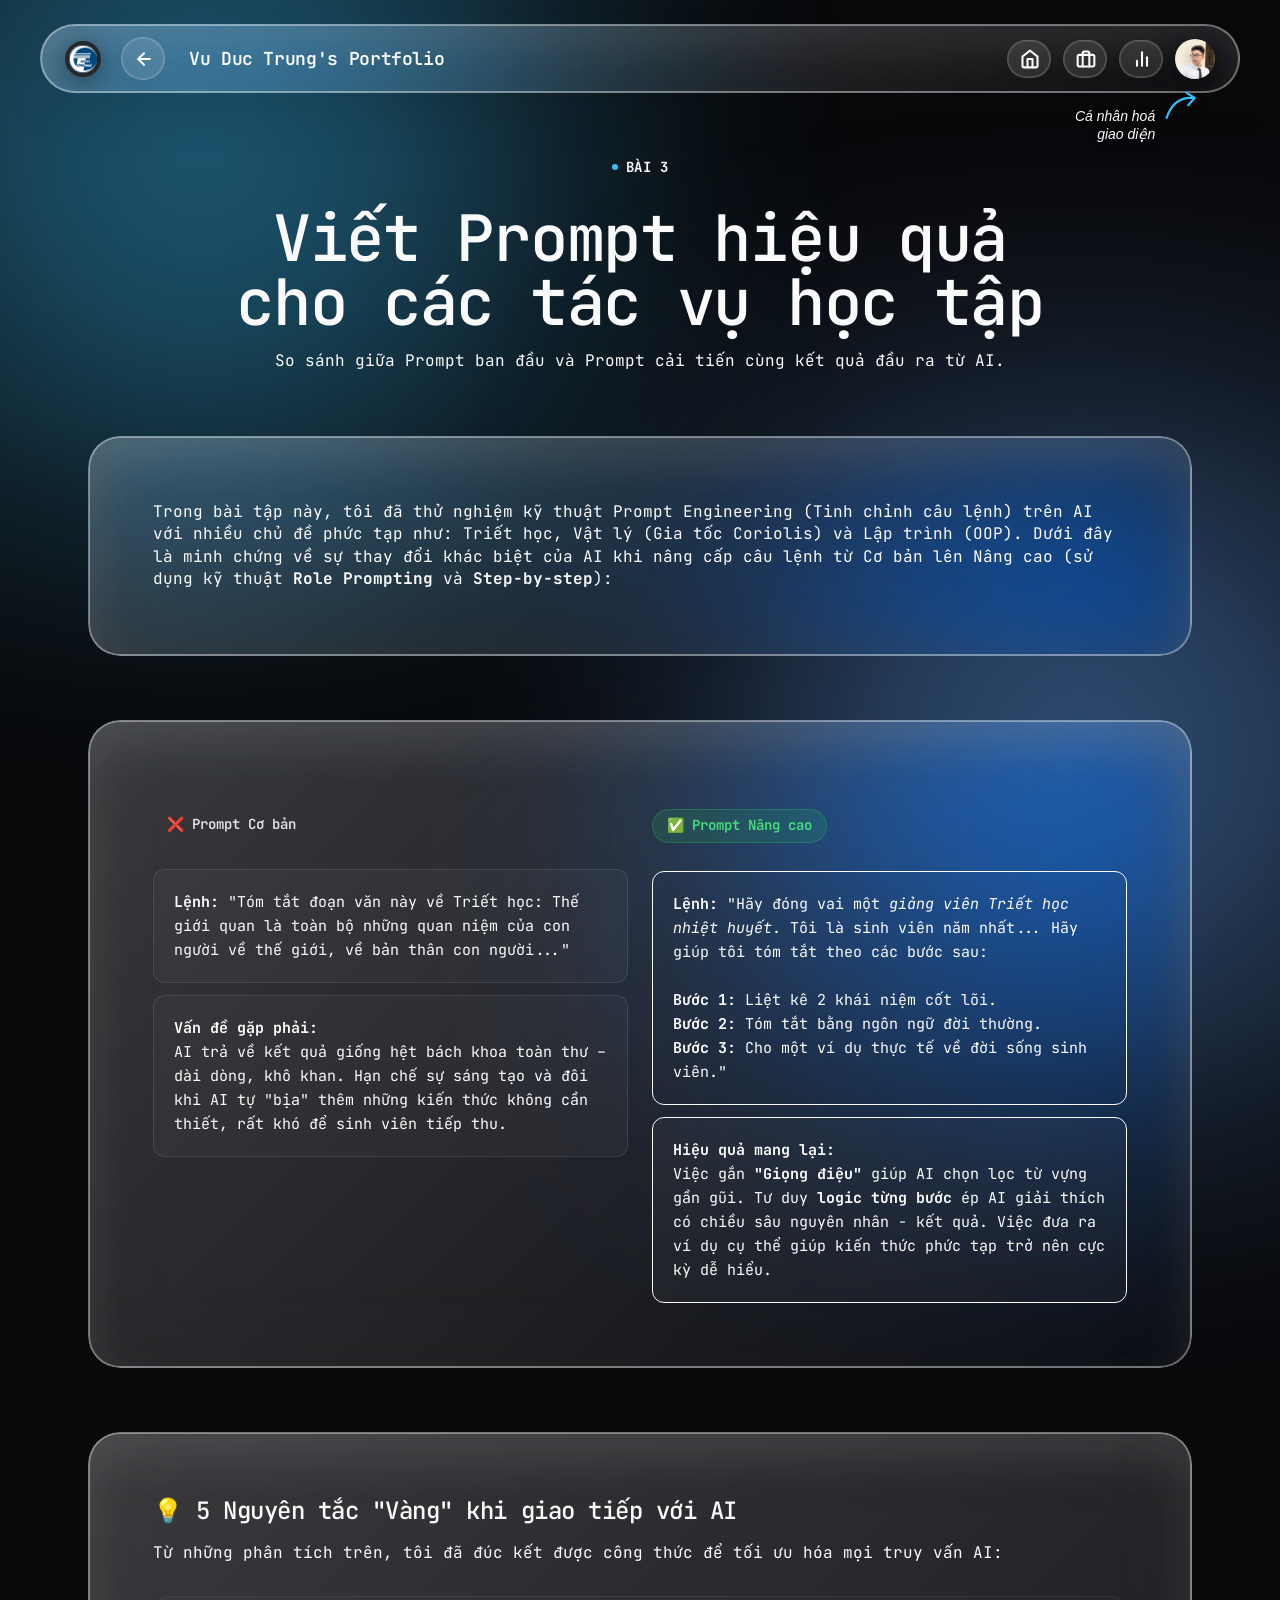
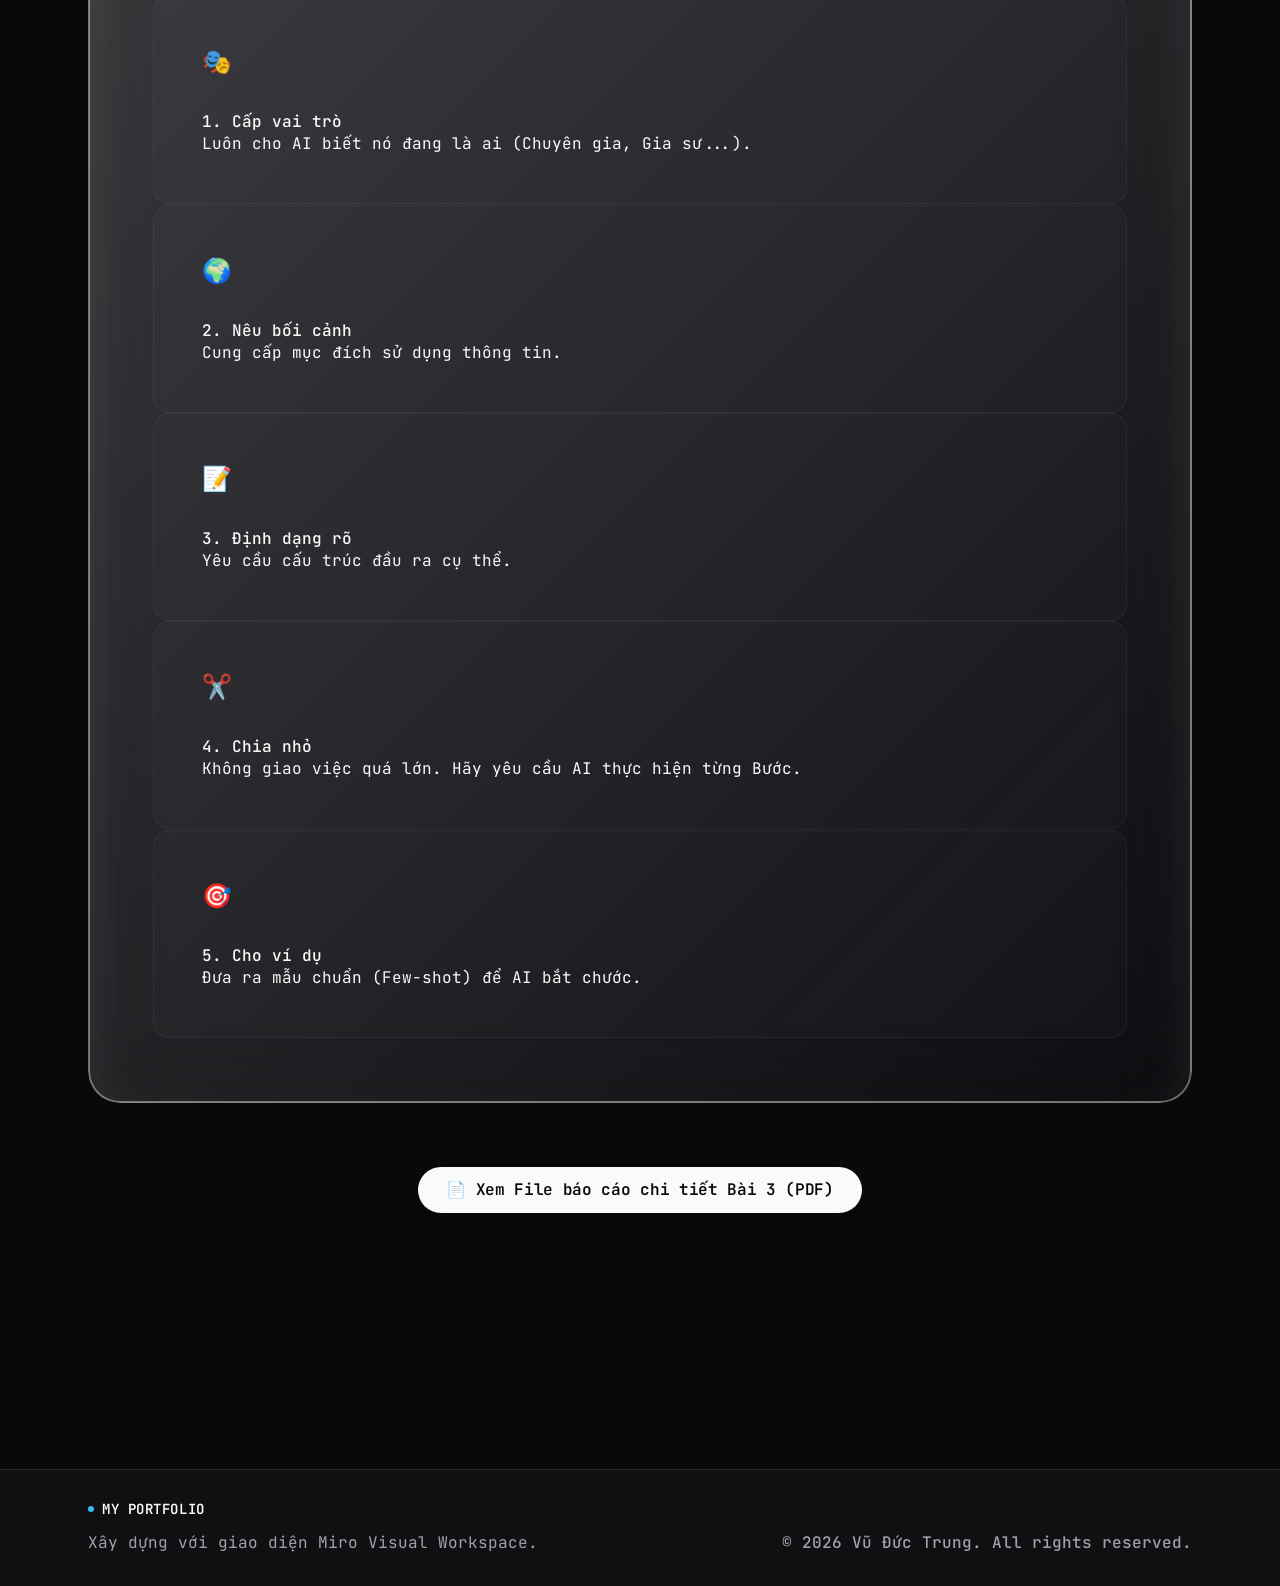
<file: bai3.html>
<!DOCTYPE html>
<html lang="vi">
<head>
    <meta charset="UTF-8">
    <meta name="viewport" content="width=device-width, initial-scale=1.0">
    <title>Digital Portfolio | Bài 3</title>
    <link rel="stylesheet" href="css/design-system.css">
    <link rel="stylesheet" href="css/style.css">
</head>
<body>
    <nav class="floating-nav">
        <div class="nav-brand">
            <img src="assets/images/school-logo.png" alt="Logo Trường" class="school-logo">
            <a href="projects.html" class="glass-nav-item" style="margin-left: 4px;">
                <span class="icon">
                    <svg width="20" height="20" viewBox="0 0 24 24" fill="none" stroke="currentColor" stroke-width="2.5" stroke-linecap="round" stroke-linejoin="round"><path d="m12 19-7-7 7-7"/><path d="M19 12H5"/></svg>
                </span>
                <span class="text">Quay lại</span>
            </a>
            <span style="margin-left: 8px;">Vu Duc Trung's Portfolio</span>
        </div>
        <div class="nav-links">
            <a href="index.html" class="glass-nav-item">
                <span class="icon">
                    <svg width="20" height="20" viewBox="0 0 24 24" fill="none" stroke="currentColor" stroke-width="2.5" stroke-linecap="round" stroke-linejoin="round"><path d="m3 9 9-7 9 7v11a2 2 0 0 1-2 2H5a2 2 0 0 1-2-2z"></path><polyline points="9 22 9 12 15 12 15 22"></polyline></svg>
                </span>
                <span class="text">Giới thiệu</span>
            </a>
            <a href="projects.html" class="glass-nav-item">
                <span class="icon">
                    <svg width="20" height="20" viewBox="0 0 24 24" fill="none" stroke="currentColor" stroke-width="2.5" stroke-linecap="round" stroke-linejoin="round"><rect width="20" height="14" x="2" y="7" rx="2" ry="2"></rect><path d="M16 21V5a2 2 0 0 0-2-2h-4a2 2 0 0 0-2 2v16"></path></svg>
                </span>
                <span class="text">Dự án</span>
            </a>
            <a href="summary.html" class="glass-nav-item">
                <span class="icon">
                    <svg width="20" height="20" viewBox="0 0 24 24" fill="none" stroke="currentColor" stroke-width="2.5" stroke-linecap="round" stroke-linejoin="round"><line x1="18" x2="18" y1="20" y2="10"></line><line x1="12" x2="12" y1="20" y2="4"></line><line x1="6" x2="6" y1="20" y2="14"></line></svg>
                </span>
                <span class="text">Tổng kết</span>
            </a>
            <img src="assets/images/avatar.png" alt="Profile Icon" class="nav-profile-icon">
        </div>
    </nav>

    <main>
        <section class="section" style="padding-top: 160px;">
            <div class="container text-center">
                <div class="eyebrow mb-md" style="background-color: var(--color-surface-yellow); color: var(--color-yellow-dark);">Bài 3</div>
                <h1 class="h1-hero mb-sm">Viết Prompt hiệu quả<br>cho các tác vụ học tập</h1>
                <p class="subtitle mb-xl">So sánh giữa Prompt ban đầu và Prompt cải tiến cùng kết quả đầu ra từ AI.</p>
            </div>
            
            <div class="container">
                
                <div class="mc-card mb-xl">
                    <p class="body-md">Trong bài tập này, tôi đã thử nghiệm kỹ thuật Prompt Engineering (Tinh chỉnh câu lệnh) trên AI với nhiều chủ đề phức tạp như: Triết học, Vật lý (Gia tốc Coriolis) và Lập trình (OOP). Dưới đây là minh chứng về sự thay đổi khác biệt của AI khi nâng cấp câu lệnh từ Cơ bản lên Nâng cao (sử dụng kỹ thuật <strong>Role Prompting</strong> và <strong>Step-by-step</strong>):</p>
                </div>

                <div class="mc-card mb-xl">
                    <div class="prompt-comparison">
                        <!-- Cột Prompt Ban Đầu -->
                        <div class="prompt-column">
                            <div class="mb-sm">
                                <span class="badge-med" style="background-color: var(--color-surface); color: var(--color-charcoal); border: 1px solid var(--color-hairline-strong);">❌ Prompt Cơ bản</span>
                            </div>
                            <div class="prompt-box">
                                <strong>Lệnh:</strong> "Tóm tắt đoạn văn này về Triết học: Thế giới quan là toàn bộ những quan niệm của con người về thế giới, về bản thân con người..."
                            </div>
                            <div class="output-box">
                                <strong>Vấn đề gặp phải:</strong>
                                <p class=" mt-xs">AI trả về kết quả giống hệt bách khoa toàn thư – dài dòng, khô khan. Hạn chế sự sáng tạo và đôi khi AI tự "bịa" thêm những kiến thức không cần thiết, rất khó để sinh viên tiếp thu.</p>
                            </div>
                        </div>

                        <!-- Cột Prompt Cải Tiến -->
                        <div class="prompt-column">
                            <div class="mb-sm">
                                <span class="badge-success">✅ Prompt Nâng cao</span>
                            </div>
                            <div class="prompt-box" style="border-color: var(--color-brand-blue); background-color: var(--color-surface-pricing-featured);">
                                <strong>Lệnh:</strong> "Hãy đóng vai một <em>giảng viên Triết học nhiệt huyết</em>. Tôi là sinh viên năm nhất... Hãy giúp tôi tóm tắt theo các bước sau:<br><br>
                                <strong>Bước 1:</strong> Liệt kê 2 khái niệm cốt lõi.<br>
                                <strong>Bước 2:</strong> Tóm tắt bằng ngôn ngữ đời thường.<br>
                                <strong>Bước 3:</strong> Cho một ví dụ thực tế về đời sống sinh viên."
                            </div>
                            <div class="output-box" style="border-color: var(--color-brand-blue);">
                                <strong>Hiệu quả mang lại:</strong>
                                <p class=" mt-xs">Việc gắn <strong>"Giọng điệu"</strong> giúp AI chọn lọc từ vựng gần gũi. Tư duy <strong>logic từng bước</strong> ép AI giải thích có chiều sâu nguyên nhân - kết quả. Việc đưa ra ví dụ cụ thể giúp kiến thức phức tạp trở nên cực kỳ dễ hiểu.</p>
                            </div>
                        </div>
                    </div>
                </div>

                <div class="mc-card mb-xl">
                    <h3 class="h3-card mb-sm">💡 5 Nguyên tắc "Vàng" khi giao tiếp với AI</h3>
                    <p class="body-md mb-md">Từ những phân tích trên, tôi đã đúc kết được công thức để tối ưu hóa mọi truy vấn AI:</p>
                    
                    <div class="rules-grid">
                        <div class="rule-card">
                            <div class="rule-icon">🎭</div>
                            <h4>1. Cấp vai trò</h4>
                            <p>Luôn cho AI biết nó đang là ai (Chuyên gia, Gia sư...).</p>
                        </div>
                        <div class="rule-card">
                            <div class="rule-icon">🌍</div>
                            <h4>2. Nêu bối cảnh</h4>
                            <p>Cung cấp mục đích sử dụng thông tin.</p>
                        </div>
                        <div class="rule-card">
                            <div class="rule-icon">📝</div>
                            <h4>3. Định dạng rõ</h4>
                            <p>Yêu cầu cấu trúc đầu ra cụ thể.</p>
                        </div>
                        <div class="rule-card">
                            <div class="rule-icon">✂️</div>
                            <h4>4. Chia nhỏ</h4>
                            <p>Không giao việc quá lớn. Hãy yêu cầu AI thực hiện từng Bước.</p>
                        </div>
                        <div class="rule-card">
                            <div class="rule-icon">🎯</div>
                            <h4>5. Cho ví dụ</h4>
                            <p>Đưa ra mẫu chuẩn (Few-shot) để AI bắt chước.</p>
                        </div>
                    </div>
                </div>

                <div class="text-center mt-xl mb-xl">
                    <a href="assets/files/Bai_3.pdf" target="_blank" class="mc-pill-ink">
                        📄 Xem File báo cáo chi tiết Bài 3 (PDF)
                    </a>
                </div>

            </div>
        </section>
    </main>

    <footer class="footer-region mt-xxl">
        <div class="container">
            <div style="display: flex; justify-content: space-between; align-items: flex-end; flex-wrap: wrap; gap: 16px;">
                <div>
                    <h4 class="eyebrow mb-sm" style="font-weight: 600; display: flex; align-items: center; gap: 8px;">MY PORTFOLIO</h4>
                    <p class="caption">Xây dựng với giao diện Miro Visual Workspace.</p>
                </div>
                <div style="text-align:right;">
                    <p class="caption" style="font-weight: 500;">&copy; 2026 Vũ Đức Trung. All rights reserved.</p>
                </div>
            </div>
        </div>
    </footer>

    <script src="js/main.js"></script>
</body>
</html>
</file>
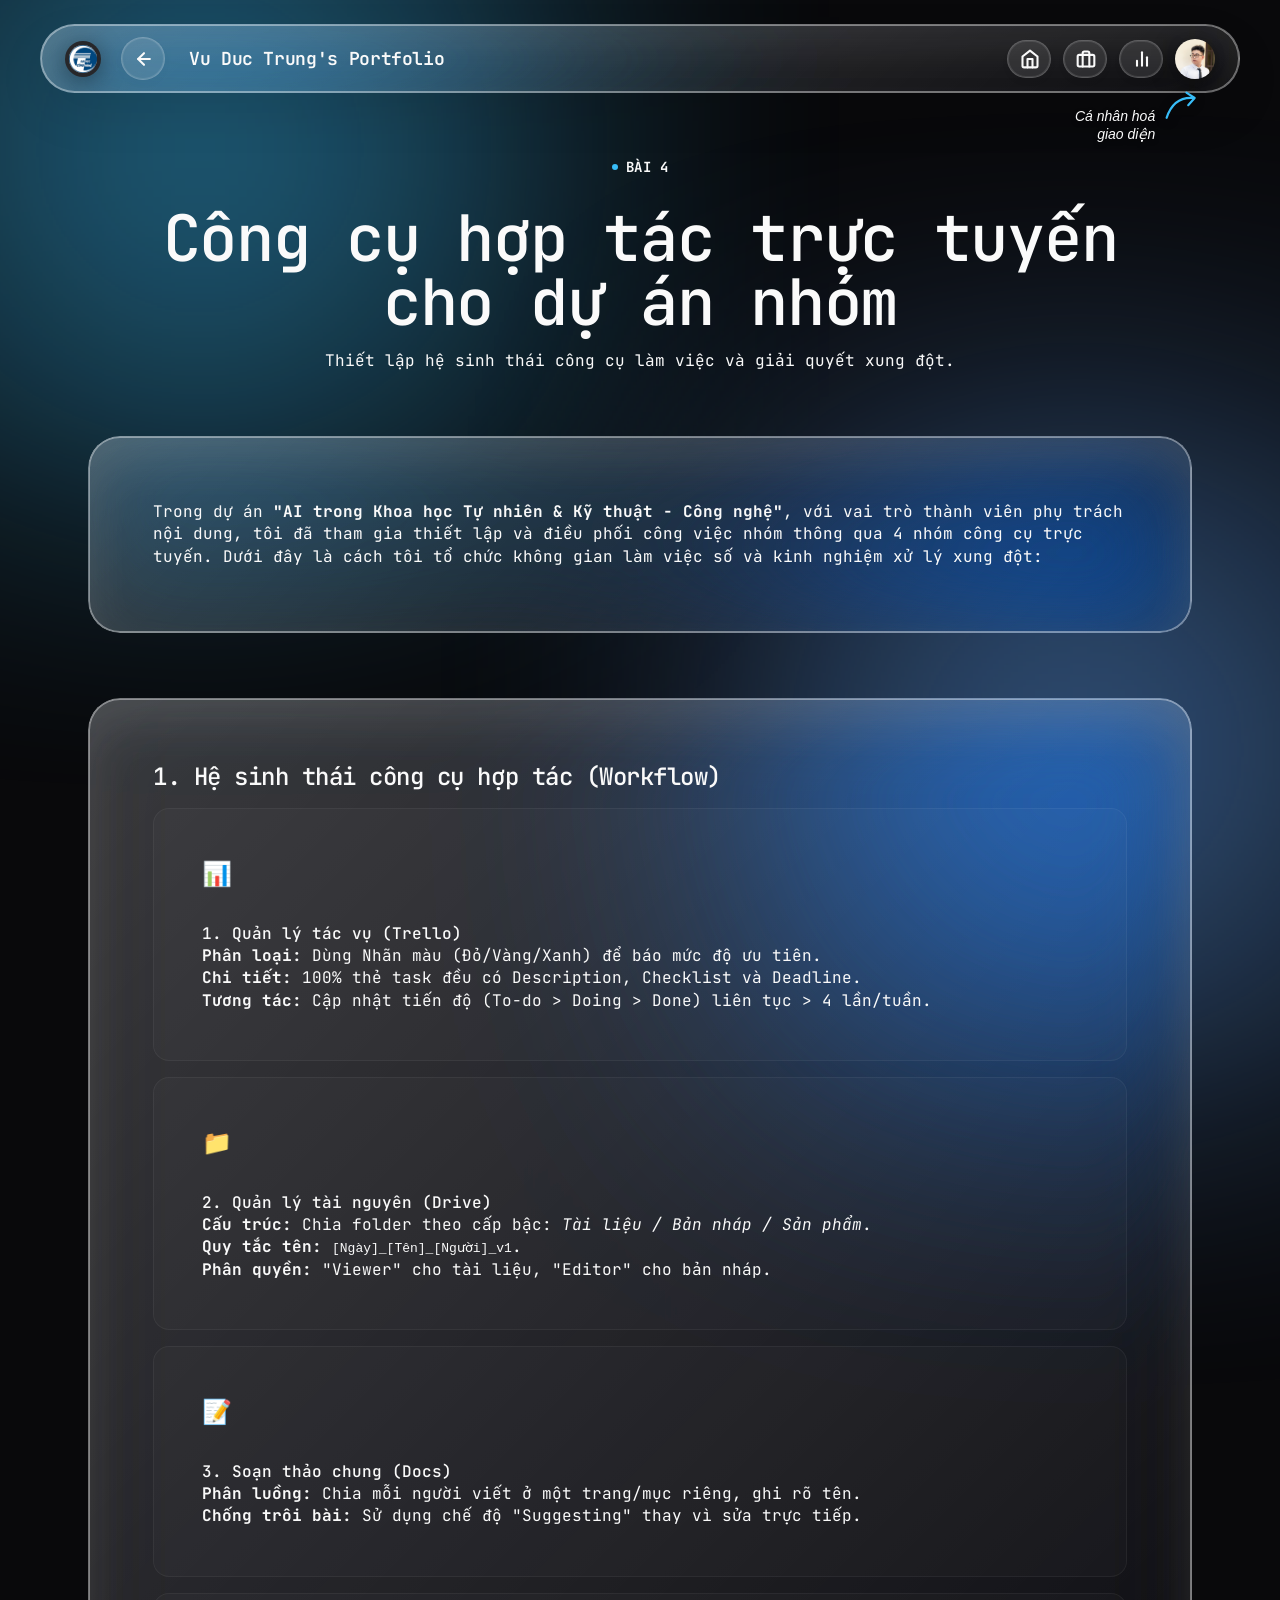
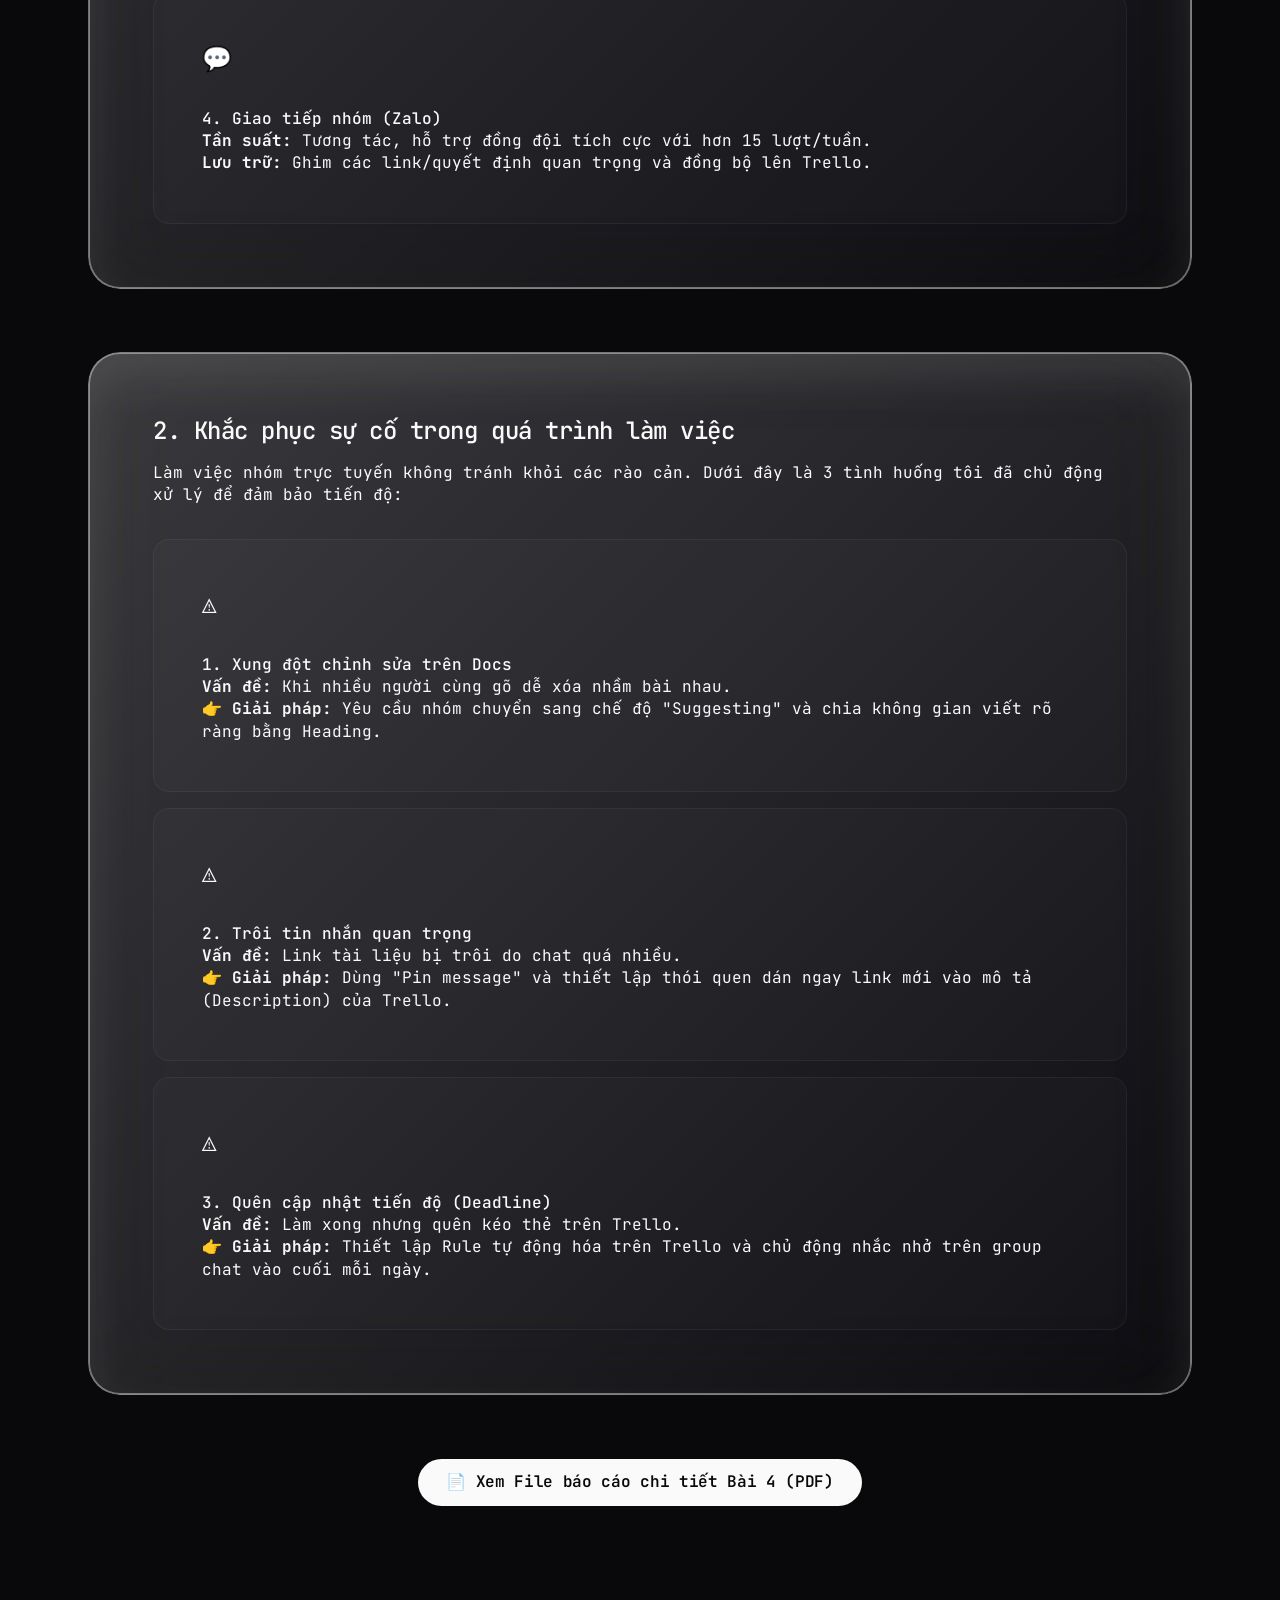
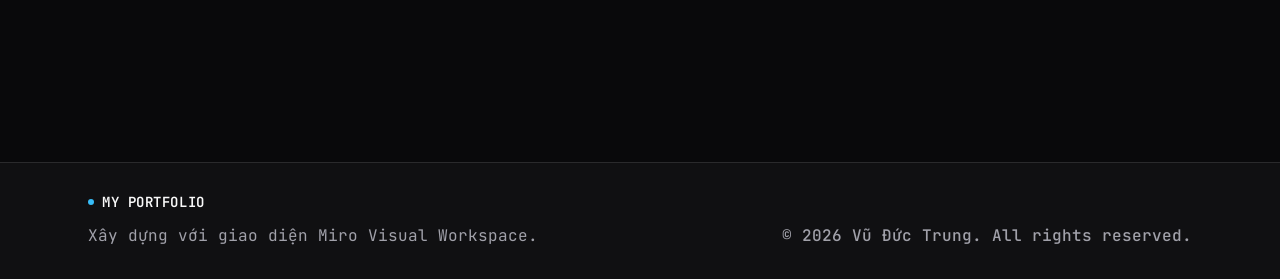
<file: bai4.html>
<!DOCTYPE html>
<html lang="vi">
<head>
    <meta charset="UTF-8">
    <meta name="viewport" content="width=device-width, initial-scale=1.0">
    <title>Digital Portfolio | Bài 4</title>
    <link rel="stylesheet" href="css/design-system.css">
    <link rel="stylesheet" href="css/style.css">
</head>
<body>
        <nav class="floating-nav">
        <div class="nav-brand">
            <img src="assets/images/school-logo.png" alt="Logo Trường" class="school-logo">
            <a href="projects.html" class="glass-nav-item" style="margin-left: 4px;">
                <span class="icon">
                    <svg width="20" height="20" viewBox="0 0 24 24" fill="none" stroke="currentColor" stroke-width="2.5" stroke-linecap="round" stroke-linejoin="round"><path d="m12 19-7-7 7-7"/><path d="M19 12H5"/></svg>
                </span>
                <span class="text">Quay lại</span>
            </a>
            <span style="margin-left: 8px;">Vu Duc Trung's Portfolio</span>
        </div>
        <div class="nav-links">
            <a href="index.html" class="glass-nav-item">
                <span class="icon">
                    <svg width="20" height="20" viewBox="0 0 24 24" fill="none" stroke="currentColor" stroke-width="2.5" stroke-linecap="round" stroke-linejoin="round"><path d="m3 9 9-7 9 7v11a2 2 0 0 1-2 2H5a2 2 0 0 1-2-2z"></path><polyline points="9 22 9 12 15 12 15 22"></polyline></svg>
                </span>
                <span class="text">Giới thiệu</span>
            </a>
            <a href="projects.html" class="glass-nav-item">
                <span class="icon">
                    <svg width="20" height="20" viewBox="0 0 24 24" fill="none" stroke="currentColor" stroke-width="2.5" stroke-linecap="round" stroke-linejoin="round"><rect width="20" height="14" x="2" y="7" rx="2" ry="2"></rect><path d="M16 21V5a2 2 0 0 0-2-2h-4a2 2 0 0 0-2 2v16"></path></svg>
                </span>
                <span class="text">Dự án</span>
            </a>
            <a href="summary.html" class="glass-nav-item">
                <span class="icon">
                    <svg width="20" height="20" viewBox="0 0 24 24" fill="none" stroke="currentColor" stroke-width="2.5" stroke-linecap="round" stroke-linejoin="round"><line x1="18" x2="18" y1="20" y2="10"></line><line x1="12" x2="12" y1="20" y2="4"></line><line x1="6" x2="6" y1="20" y2="14"></line></svg>
                </span>
                <span class="text">Tổng kết</span>
            </a>
            <img src="assets/images/avatar.png" alt="Profile Icon" class="nav-profile-icon">
        </div>
    </nav>

    <main>
        <section class="section" style="padding-top: 160px;">
            <div class="container text-center">
                <div class="eyebrow mb-md" style="background-color: var(--color-coral-light); color: var(--color-coral-dark);">Bài 4</div>
                <h1 class="h1-hero mb-sm">Công cụ hợp tác trực tuyến<br>cho dự án nhóm</h1>
                <p class="subtitle mb-xl">Thiết lập hệ sinh thái công cụ làm việc và giải quyết xung đột.</p>
            </div>
            
            <div class="container">
                
                <div class="mc-card mb-xl">
                    <p class="body-md">Trong dự án <strong>"AI trong Khoa học Tự nhiên & Kỹ thuật - Công nghệ"</strong>, với vai trò thành viên phụ trách nội dung, tôi đã tham gia thiết lập và điều phối công việc nhóm thông qua 4 nhóm công cụ trực tuyến. Dưới đây là cách tôi tổ chức không gian làm việc số và kinh nghiệm xử lý xung đột:</p>
                </div>

                <div class="mc-card mb-xl">
                    <h3 class="h3-card mb-sm">1. Hệ sinh thái công cụ hợp tác (Workflow)</h3>
                    
                    <div class="rules-grid" style="display: flex; flex-direction: column; gap: 16px;">
                        <div class="rule-card">
                            <div class="rule-icon">📊</div>
                            <h4>1. Quản lý tác vụ (Trello)</h4>
                            <p class="mt-xs">
                                <strong>Phân loại:</strong> Dùng Nhãn màu (Đỏ/Vàng/Xanh) để báo mức độ ưu tiên.<br>
                                <strong>Chi tiết:</strong> 100% thẻ task đều có Description, Checklist và Deadline.<br>
                                <strong>Tương tác:</strong> Cập nhật tiến độ (To-do > Doing > Done) liên tục > 4 lần/tuần.
                            </p>
                        </div>
                        
                        <div class="rule-card">
                            <div class="rule-icon">📁</div>
                            <h4>2. Quản lý tài nguyên (Drive)</h4>
                            <p class="mt-xs">
                                <strong>Cấu trúc:</strong> Chia folder theo cấp bậc: <em>Tài liệu / Bản nháp / Sản phẩm</em>.<br>
                                <strong>Quy tắc tên:</strong> <code>[Ngày]_[Tên]_[Người]_v1</code>.<br>
                                <strong>Phân quyền:</strong> "Viewer" cho tài liệu, "Editor" cho bản nháp.
                            </p>
                        </div>

                        <div class="rule-card">
                            <div class="rule-icon">📝</div>
                            <h4>3. Soạn thảo chung (Docs)</h4>
                            <p class="mt-xs">
                                <strong>Phân luồng:</strong> Chia mỗi người viết ở một trang/mục riêng, ghi rõ tên.<br>
                                <strong>Chống trôi bài:</strong> Sử dụng chế độ "Suggesting" thay vì sửa trực tiếp.
                            </p>
                        </div>

                        <div class="rule-card">
                            <div class="rule-icon">💬</div>
                            <h4>4. Giao tiếp nhóm (Zalo)</h4>
                            <p class="mt-xs">
                                <strong>Tần suất:</strong> Tương tác, hỗ trợ đồng đội tích cực với hơn 15 lượt/tuần.<br>
                                <strong>Lưu trữ:</strong> Ghim các link/quyết định quan trọng và đồng bộ lên Trello.
                            </p>
                        </div>
                    </div>
                </div>

                <div class="mc-card mb-xl">
                    <h3 class="h3-card mb-sm">2. Khắc phục sự cố trong quá trình làm việc</h3>
                    <p class="body-md mb-md">Làm việc nhóm trực tuyến không tránh khỏi các rào cản. Dưới đây là 3 tình huống tôi đã chủ động xử lý để đảm bảo tiến độ:</p>
                    
                    <div class="rules-grid" style="display: flex; flex-direction: column; gap: 16px;">
                        <div class="rule-card">
                            <div class="rule-icon">⚠️</div>
                            <h4>1. Xung đột chỉnh sửa trên Docs</h4>
                            <p class="mt-xs">
                                <strong>Vấn đề:</strong> Khi nhiều người cùng gõ dễ xóa nhầm bài nhau.<br>
                                <span style="color: var(--color-brand-blue);">👉</span> <strong>Giải pháp:</strong> Yêu cầu nhóm chuyển sang chế độ "Suggesting" và chia không gian viết rõ ràng bằng Heading.
                            </p>
                        </div>
                        <div class="rule-card">
                            <div class="rule-icon">⚠️</div>
                            <h4>2. Trôi tin nhắn quan trọng</h4>
                            <p class="mt-xs">
                                <strong>Vấn đề:</strong> Link tài liệu bị trôi do chat quá nhiều.<br>
                                <span style="color: var(--color-brand-blue);">👉</span> <strong>Giải pháp:</strong> Dùng "Pin message" và thiết lập thói quen dán ngay link mới vào mô tả (Description) của Trello.
                            </p>
                        </div>
                        <div class="rule-card">
                            <div class="rule-icon">⚠️</div>
                            <h4>3. Quên cập nhật tiến độ (Deadline)</h4>
                            <p class="mt-xs">
                                <strong>Vấn đề:</strong> Làm xong nhưng quên kéo thẻ trên Trello.<br>
                                <span style="color: var(--color-brand-blue);">👉</span> <strong>Giải pháp:</strong> Thiết lập Rule tự động hóa trên Trello và chủ động nhắc nhở trên group chat vào cuối mỗi ngày.
                            </p>
                        </div>
                    </div>
                </div>

                <div class="text-center mt-xl mb-xl">
                    <a href="assets/files/Bai_4.pdf" target="_blank" class="mc-pill-ink">
                        📄 Xem File báo cáo chi tiết Bài 4 (PDF)
                    </a>
                </div>

            </div>
        </section>
    </main>

    <footer class="footer-region mt-xxl">
        <div class="container">
            <div style="display: flex; justify-content: space-between; align-items: flex-end; flex-wrap: wrap; gap: 16px;">
                <div>
                    <h4 class="eyebrow mb-sm" style="font-weight: 600; display: flex; align-items: center; gap: 8px;">MY PORTFOLIO</h4>
                    <p class="caption">Xây dựng với giao diện Miro Visual Workspace.</p>
                </div>
                <div style="text-align:right;">
                    <p class="caption" style="font-weight: 500;">&copy; 2026 Vũ Đức Trung. All rights reserved.</p>
                </div>
            </div>
        </div>
    </footer>

    <script src="js/main.js"></script>
</body>
</html>
</file>
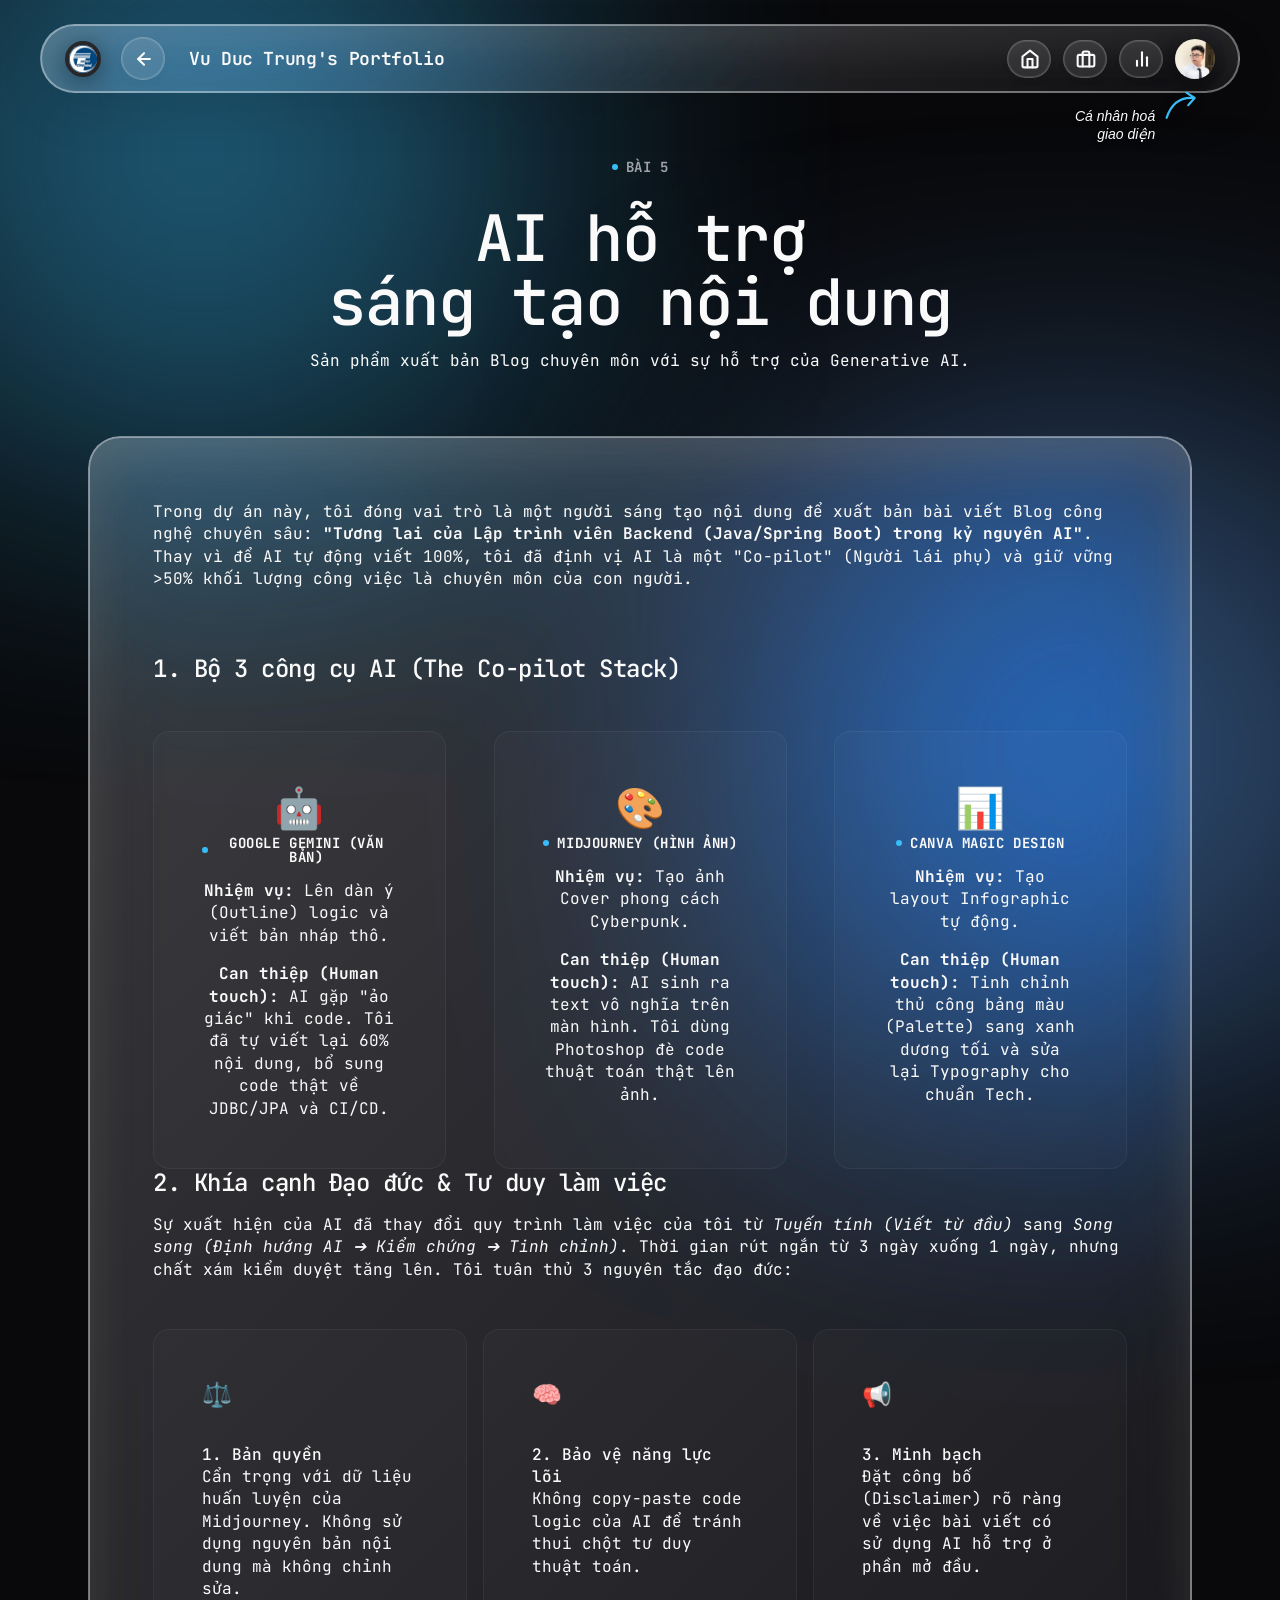
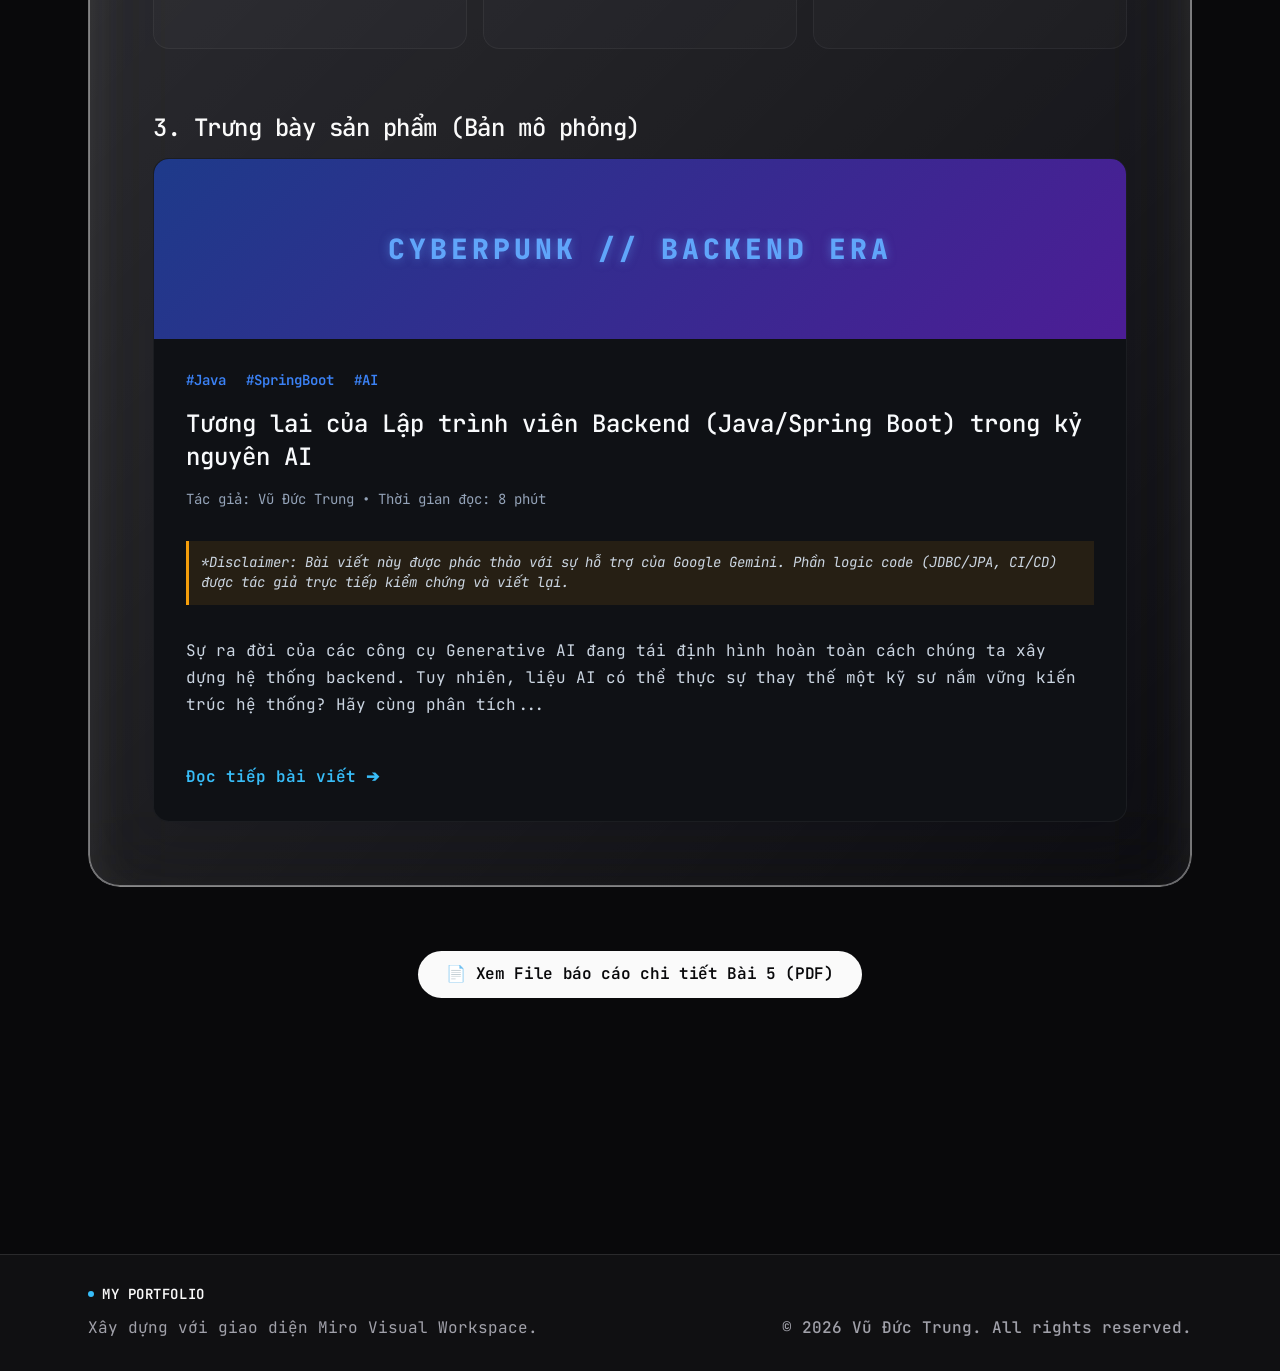
<file: bai5.html>
<!DOCTYPE html>
<html lang="vi">
<head>
    <meta charset="UTF-8">
    <meta name="viewport" content="width=device-width, initial-scale=1.0">
    <title>Digital Portfolio | Bài 5</title>
    <link rel="stylesheet" href="css/design-system.css">
    <link rel="stylesheet" href="css/style.css">
</head>
<body>
    <nav class="floating-nav">
        <div class="nav-brand">
            <img src="assets/images/school-logo.png" alt="Logo Trường" class="school-logo">
            <a href="projects.html" class="glass-nav-item" style="margin-left: 4px;">
                <span class="icon">
                    <svg width="20" height="20" viewBox="0 0 24 24" fill="none" stroke="currentColor" stroke-width="2.5" stroke-linecap="round" stroke-linejoin="round"><path d="m12 19-7-7 7-7"/><path d="M19 12H5"/></svg>
                </span>
                <span class="text">Quay lại</span>
            </a>
            <span style="margin-left: 8px;">Vu Duc Trung's Portfolio</span>
        </div>
        <div class="nav-links">
            <a href="index.html" class="glass-nav-item">
                <span class="icon">
                    <svg width="20" height="20" viewBox="0 0 24 24" fill="none" stroke="currentColor" stroke-width="2.5" stroke-linecap="round" stroke-linejoin="round"><path d="m3 9 9-7 9 7v11a2 2 0 0 1-2 2H5a2 2 0 0 1-2-2z"></path><polyline points="9 22 9 12 15 12 15 22"></polyline></svg>
                </span>
                <span class="text">Giới thiệu</span>
            </a>
            <a href="projects.html" class="glass-nav-item">
                <span class="icon">
                    <svg width="20" height="20" viewBox="0 0 24 24" fill="none" stroke="currentColor" stroke-width="2.5" stroke-linecap="round" stroke-linejoin="round"><rect width="20" height="14" x="2" y="7" rx="2" ry="2"></rect><path d="M16 21V5a2 2 0 0 0-2-2h-4a2 2 0 0 0-2 2v16"></path></svg>
                </span>
                <span class="text">Dự án</span>
            </a>
            <a href="summary.html" class="glass-nav-item">
                <span class="icon">
                    <svg width="20" height="20" viewBox="0 0 24 24" fill="none" stroke="currentColor" stroke-width="2.5" stroke-linecap="round" stroke-linejoin="round"><line x1="18" x2="18" y1="20" y2="10"></line><line x1="12" x2="12" y1="20" y2="4"></line><line x1="6" x2="6" y1="20" y2="14"></line></svg>
                </span>
                <span class="text">Tổng kết</span>
            </a>
            <img src="assets/images/avatar.png" alt="Profile Icon" class="nav-profile-icon">
        </div>
    </nav>

    <main>
        <section class="section" style="padding-top: 160px;">
            <div class="container text-center">
                <div class="eyebrow mb-md">Bài 5</div>
                <h1 class="h1-hero mb-sm">AI hỗ trợ<br>sáng tạo nội dung</h1>
                <p class="subtitle mb-xl">Sản phẩm xuất bản Blog chuyên môn với sự hỗ trợ của Generative AI.</p>
            </div>
            
            <div class="container">
                
                <div class="mc-card mb-xl">
                    <p class="body-md  mb-xl">Trong dự án này, tôi đóng vai trò là một người sáng tạo nội dung để xuất bản bài viết Blog công nghệ chuyên sâu: <strong>"Tương lai của Lập trình viên Backend (Java/Spring Boot) trong kỷ nguyên AI"</strong>. Thay vì để AI tự động viết 100%, tôi đã định vị AI là một "Co-pilot" (Người lái phụ) và giữ vững >50% khối lượng công việc là chuyên môn của con người.</p>
                    
                    <h3 class="h3-card mb-sm">1. Bộ 3 công cụ AI (The Co-pilot Stack)</h3>
                    
                    <div class="grid-3 mt-lg mb-xxl">
                        <div class="rule-card text-center">
                            <div style="font-size: 40px; margin-bottom: var(--space-sm);">🤖</div>
                            <h4 class="eyebrow mb-sm" style="color: var(--color-brand-blue);">Google Gemini (Văn bản)</h4>
                            <p class="body-sm  mb-sm text-left"><strong>Nhiệm vụ:</strong> Lên dàn ý (Outline) logic và viết bản nháp thô.</p>
                            <p class="body-sm  text-left"><strong>Can thiệp (Human touch):</strong> AI gặp "ảo giác" khi code. Tôi đã tự viết lại 60% nội dung, bổ sung code thật về JDBC/JPA và CI/CD.</p>
                        </div>
                        
                        <div class="rule-card text-center">
                            <div style="font-size: 40px; margin-bottom: var(--space-sm);">🎨</div>
                            <h4 class="eyebrow mb-sm" style="color: var(--color-brand-blue);">Midjourney (Hình ảnh)</h4>
                            <p class="body-sm  mb-sm text-left"><strong>Nhiệm vụ:</strong> Tạo ảnh Cover phong cách Cyberpunk.</p>
                            <p class="body-sm  text-left"><strong>Can thiệp (Human touch):</strong> AI sinh ra text vô nghĩa trên màn hình. Tôi dùng Photoshop đè code thuật toán thật lên ảnh.</p>
                        </div>

                        <div class="rule-card text-center">
                            <div style="font-size: 40px; margin-bottom: var(--space-sm);">📊</div>
                            <h4 class="eyebrow mb-sm" style="color: var(--color-brand-blue);">Canva Magic Design</h4>
                            <p class="body-sm  mb-sm text-left"><strong>Nhiệm vụ:</strong> Tạo layout Infographic tự động.</p>
                            <p class="body-sm  text-left"><strong>Can thiệp (Human touch):</strong> Tinh chỉnh thủ công bảng màu (Palette) sang xanh dương tối và sửa lại Typography cho chuẩn Tech.</p>
                        </div>
                    </div>

                    <h3 class="h3-card mb-sm">2. Khía cạnh Đạo đức & Tư duy làm việc</h3>
                    <div class="ethics-box">
                        <p class="body-md mb-lg">Sự xuất hiện của AI đã thay đổi quy trình làm việc của tôi từ <em>Tuyến tính (Viết từ đầu)</em> sang <em>Song song (Định hướng AI ➔ Kiểm chứng ➔ Tinh chỉnh)</em>. Thời gian rút ngắn từ 3 ngày xuống 1 ngày, nhưng chất xám kiểm duyệt tăng lên. Tôi tuân thủ 3 nguyên tắc đạo đức:</p>
                        <div class="rules-grid" style="display: grid; grid-template-columns: repeat(auto-fit, minmax(250px, 1fr)); gap: 16px;">
                            <div class="rule-card">
                                <div class="rule-icon">⚖️</div>
                                <h4>1. Bản quyền</h4>
                                <p class="mt-xs">Cẩn trọng với dữ liệu huấn luyện của Midjourney. Không sử dụng nguyên bản nội dung mà không chỉnh sửa.</p>
                            </div>
                            <div class="rule-card">
                                <div class="rule-icon">🧠</div>
                                <h4>2. Bảo vệ năng lực lõi</h4>
                                <p class="mt-xs">Không copy-paste code logic của AI để tránh thui chột tư duy thuật toán.</p>
                            </div>
                            <div class="rule-card">
                                <div class="rule-icon">📢</div>
                                <h4>3. Minh bạch</h4>
                                <p class="mt-xs">Đặt công bố (Disclaimer) rõ ràng về việc bài viết có sử dụng AI hỗ trợ ở phần mở đầu.</p>
                            </div>
                        </div>
                    </div>

                    <h3 class="h3-card mb-sm mt-xl">3. Trưng bày sản phẩm (Bản mô phỏng)</h3>
                    <!-- Mô phỏng giao diện một bài Blog bằng CSS -->
                    <div class="rule-card" style="padding: 0; overflow: hidden; background: #0f1115;">
                        <div class="blog-cover-simulated" style="background: linear-gradient(135deg, #1e3a8a 0%, #4c1d95 100%); height: 180px; display: flex; align-items: center; justify-content: center;">
                            <div class="cyberpunk-text" style="color: #60a5fa; font-size: 28px; font-weight: 800; letter-spacing: 4px; text-shadow: 0 0 10px rgba(96,165,250,0.5);">CYBERPUNK // BACKEND ERA</div>
                        </div>
                        <div class="blog-content-simulated" style="padding: 32px;">
                            <div class="blog-tags mb-sm" style="color: #3b82f6; font-size: 14px; font-weight: 600;"><span style="margin-right: 12px;">#Java</span> <span style="margin-right: 12px;">#SpringBoot</span> <span>#AI</span></div>
                            <h2 class="blog-title mb-sm" style="font-size: 24px; color: #f8fafc; line-height: 1.4;">Tương lai của Lập trình viên Backend (Java/Spring Boot) trong kỷ nguyên AI</h2>
                            <div class="blog-meta mb-md" style="color: #94a3b8; font-size: 14px;">Tác giả: Vũ Đức Trung • Thời gian đọc: 8 phút</div>
                            <div class="blog-disclaimer mb-md" style="padding: 12px; border-left: 3px solid #f59e0b; background: rgba(245,158,11,0.1); color: #cbd5e1; font-size: 14px;"><em>*Disclaimer: Bài viết này được phác thảo với sự hỗ trợ của Google Gemini. Phần logic code (JDBC/JPA, CI/CD) được tác giả trực tiếp kiểm chứng và viết lại.</em></div>
                            <p class="blog-excerpt mb-lg" style="color: #cbd5e1; line-height: 1.7;">Sự ra đời của các công cụ Generative AI đang tái định hình hoàn toàn cách chúng ta xây dựng hệ thống backend. Tuy nhiên, liệu AI có thể thực sự thay thế một kỹ sư nắm vững kiến trúc hệ thống? Hãy cùng phân tích...</p>
                            <div class="btn-read-more" style="display: inline-block; color: #38bdf8; font-weight: 600; cursor: pointer;">Đọc tiếp bài viết ➔</div>
                        </div>
                    </div>
                </div>

                <div class="text-center mt-xl mb-xl">
                    <a href="assets/files/Bai_5.pdf" target="_blank" class="mc-pill-ink">
                        📄 Xem File báo cáo chi tiết Bài 5 (PDF)
                    </a>
                </div>

            </div>
        </section>
    </main>

    <footer class="footer-region mt-xxl">
        <div class="container">
            <div style="display: flex; justify-content: space-between; align-items: flex-end; flex-wrap: wrap; gap: 16px;">
                <div>
                    <h4 class="eyebrow mb-sm" style="font-weight: 600; display: flex; align-items: center; gap: 8px;">MY PORTFOLIO</h4>
                    <p class="caption">Xây dựng với giao diện Miro Visual Workspace.</p>
                </div>
                <div style="text-align:right;">
                    <p class="caption" style="font-weight: 500;">&copy; 2026 Vũ Đức Trung. All rights reserved.</p>
                </div>
            </div>
        </div>
    </footer>

    <script src="js/main.js"></script>
</body>
</html>
</file>
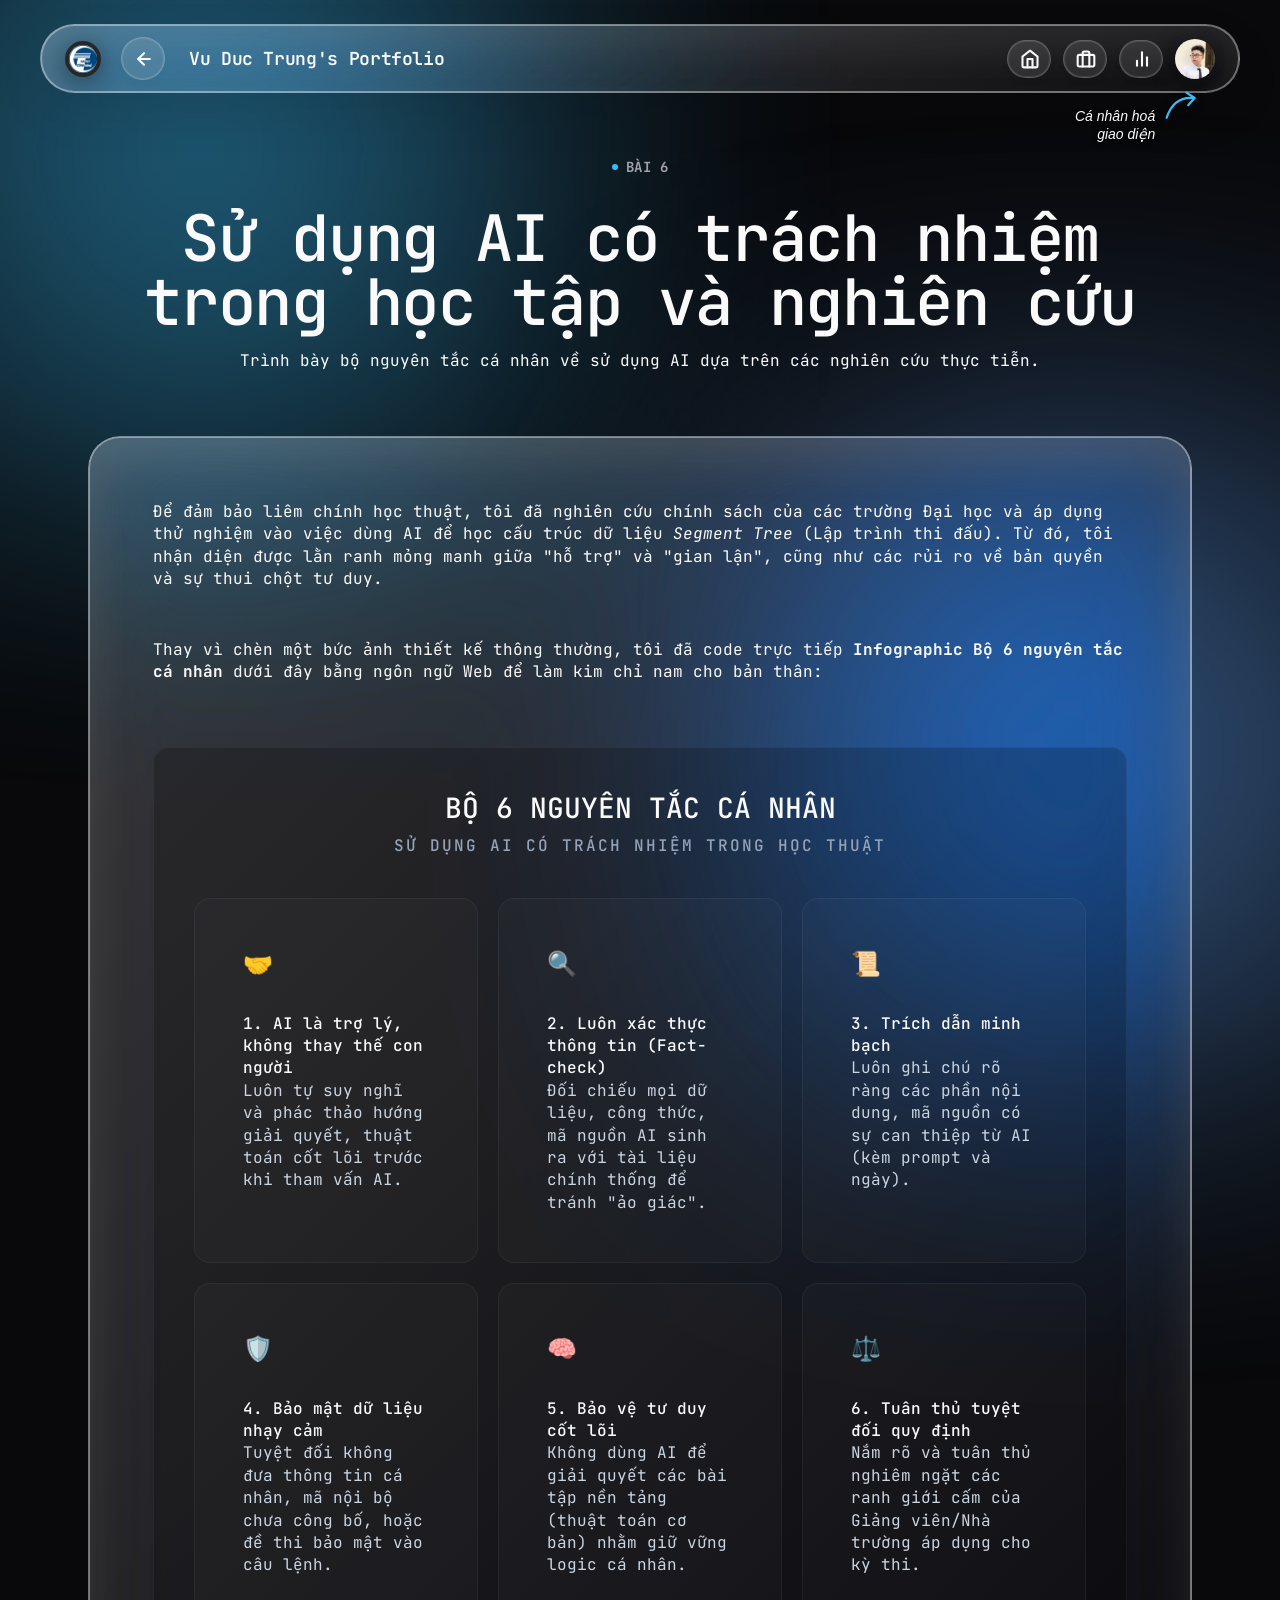
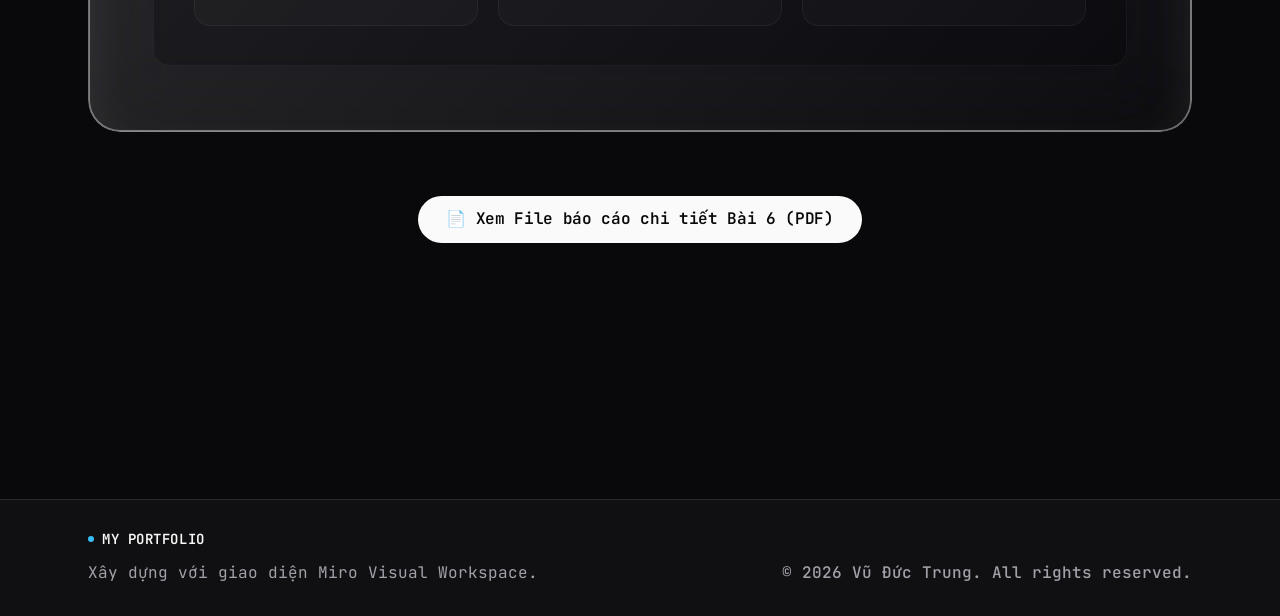
<file: bai6.html>
<!DOCTYPE html>
<html lang="vi">
<head>
    <meta charset="UTF-8">
    <meta name="viewport" content="width=device-width, initial-scale=1.0">
    <title>Digital Portfolio | Bài 6</title>
    <link rel="stylesheet" href="css/design-system.css">
    <link rel="stylesheet" href="css/style.css">
</head>
<body>
    <nav class="floating-nav">
        <div class="nav-brand">
            <img src="assets/images/school-logo.png" alt="Logo Trường" class="school-logo">
            <a href="projects.html" class="glass-nav-item" style="margin-left: 4px;">
                <span class="icon">
                    <svg width="20" height="20" viewBox="0 0 24 24" fill="none" stroke="currentColor" stroke-width="2.5" stroke-linecap="round" stroke-linejoin="round"><path d="m12 19-7-7 7-7"/><path d="M19 12H5"/></svg>
                </span>
                <span class="text">Quay lại</span>
            </a>
            <span style="margin-left: 8px;">Vu Duc Trung's Portfolio</span>
        </div>
        <div class="nav-links">
            <a href="index.html" class="glass-nav-item">
                <span class="icon">
                    <svg width="20" height="20" viewBox="0 0 24 24" fill="none" stroke="currentColor" stroke-width="2.5" stroke-linecap="round" stroke-linejoin="round"><path d="m3 9 9-7 9 7v11a2 2 0 0 1-2 2H5a2 2 0 0 1-2-2z"></path><polyline points="9 22 9 12 15 12 15 22"></polyline></svg>
                </span>
                <span class="text">Giới thiệu</span>
            </a>
            <a href="projects.html" class="glass-nav-item">
                <span class="icon">
                    <svg width="20" height="20" viewBox="0 0 24 24" fill="none" stroke="currentColor" stroke-width="2.5" stroke-linecap="round" stroke-linejoin="round"><rect width="20" height="14" x="2" y="7" rx="2" ry="2"></rect><path d="M16 21V5a2 2 0 0 0-2-2h-4a2 2 0 0 0-2 2v16"></path></svg>
                </span>
                <span class="text">Dự án</span>
            </a>
            <a href="summary.html" class="glass-nav-item">
                <span class="icon">
                    <svg width="20" height="20" viewBox="0 0 24 24" fill="none" stroke="currentColor" stroke-width="2.5" stroke-linecap="round" stroke-linejoin="round"><line x1="18" x2="18" y1="20" y2="10"></line><line x1="12" x2="12" y1="20" y2="4"></line><line x1="6" x2="6" y1="20" y2="14"></line></svg>
                </span>
                <span class="text">Tổng kết</span>
            </a>
            <img src="assets/images/avatar.png" alt="Profile Icon" class="nav-profile-icon">
        </div>
    </nav>

    <main>
        <section class="section" style="padding-top: 160px;">
            <div class="container text-center">
                <div class="eyebrow mb-md">Bài 6</div>
                <h1 class="h1-hero mb-sm">Sử dụng AI có trách nhiệm<br>trong học tập và nghiên cứu</h1>
                <p class="subtitle mb-xl">Trình bày bộ nguyên tắc cá nhân về sử dụng AI dựa trên các nghiên cứu thực tiễn.</p>
            </div>
            
            <div class="container">
                
                <div class="mc-card mb-xl">
                    <p class="body-md  mb-lg">Để đảm bảo liêm chính học thuật, tôi đã nghiên cứu chính sách của các trường Đại học và áp dụng thử nghiệm vào việc dùng AI để học cấu trúc dữ liệu <em>Segment Tree</em> (Lập trình thi đấu). Từ đó, tôi nhận diện được lằn ranh mỏng manh giữa "hỗ trợ" và "gian lận", cũng như các rủi ro về bản quyền và sự thui chột tư duy.</p>
                    
                    <p class="body-md  mb-xl">Thay vì chèn một bức ảnh thiết kế thông thường, tôi đã code trực tiếp <strong>Infographic Bộ 6 nguyên tắc cá nhân</strong> dưới đây bằng ngôn ngữ Web để làm kim chỉ nam cho bản thân:</p>
                    
                    <!-- INFOGRAPHIC BẰNG CSS (KHÔNG DÙNG ẢNH) -->
                    <div class="rule-card" style="padding: 40px; background: rgba(0, 0, 0, 0.2);">
                        <div class="info-header" style="text-align: center; margin-bottom: 40px;">
                            <h3 style="font-size: 28px; color: var(--color-brand-blue); margin-bottom: 8px;">BỘ 6 NGUYÊN TẮC CÁ NHÂN</h3>
                            <p style="color: #94a3b8; letter-spacing: 2px; font-weight: 500;">SỬ DỤNG AI CÓ TRÁCH NHIỆM TRONG HỌC THUẬT</p>
                        </div>
                        
                        <div class="rules-grid" style="display: grid; grid-template-columns: repeat(auto-fit, minmax(280px, 1fr)); gap: 20px;">
                            <div class="rule-card">
                                <div class="rule-icon">🤝</div>
                                <h4 style="color: #f8fafc;">1. AI là trợ lý, không thay thế con người</h4>
                                <p class="mt-xs" style="color: #cbd5e1;">Luôn tự suy nghĩ và phác thảo hướng giải quyết, thuật toán cốt lõi trước khi tham vấn AI.</p>
                            </div>
                            
                            <div class="rule-card">
                                <div class="rule-icon">🔍</div>
                                <h4 style="color: #f8fafc;">2. Luôn xác thực thông tin (Fact-check)</h4>
                                <p class="mt-xs" style="color: #cbd5e1;">Đối chiếu mọi dữ liệu, công thức, mã nguồn AI sinh ra với tài liệu chính thống để tránh "ảo giác".</p>
                            </div>

                            <div class="rule-card">
                                <div class="rule-icon">📜</div>
                                <h4 style="color: #f8fafc;">3. Trích dẫn minh bạch</h4>
                                <p class="mt-xs" style="color: #cbd5e1;">Luôn ghi chú rõ ràng các phần nội dung, mã nguồn có sự can thiệp từ AI (kèm prompt và ngày).</p>
                            </div>

                            <div class="rule-card">
                                <div class="rule-icon">🛡️</div>
                                <h4 style="color: #f8fafc;">4. Bảo mật dữ liệu nhạy cảm</h4>
                                <p class="mt-xs" style="color: #cbd5e1;">Tuyệt đối không đưa thông tin cá nhân, mã nội bộ chưa công bố, hoặc đề thi bảo mật vào câu lệnh.</p>
                            </div>

                            <div class="rule-card">
                                <div class="rule-icon">🧠</div>
                                <h4 style="color: #f8fafc;">5. Bảo vệ tư duy cốt lõi</h4>
                                <p class="mt-xs" style="color: #cbd5e1;">Không dùng AI để giải quyết các bài tập nền tảng (thuật toán cơ bản) nhằm giữ vững logic cá nhân.</p>
                            </div>

                            <div class="rule-card">
                                <div class="rule-icon">⚖️</div>
                                <h4 style="color: #f8fafc;">6. Tuân thủ tuyệt đối quy định</h4>
                                <p class="mt-xs" style="color: #cbd5e1;">Nắm rõ và tuân thủ nghiêm ngặt các ranh giới cấm của Giảng viên/Nhà trường áp dụng cho kỳ thi.</p>
                            </div>
                        </div>
                    </div>
                </div>

                <div class="text-center mt-xl mb-xl">
                    <a href="assets/files/Bai_6.pdf" target="_blank" class="mc-pill-ink">
                        📄 Xem File báo cáo chi tiết Bài 6 (PDF)
                    </a>
                </div>

            </div>
        </section>
    </main>

    <footer class="footer-region mt-xxl">
        <div class="container">
            <div style="display: flex; justify-content: space-between; align-items: flex-end; flex-wrap: wrap; gap: 16px;">
                <div>
                    <h4 class="eyebrow mb-sm" style="font-weight: 600; display: flex; align-items: center; gap: 8px;">MY PORTFOLIO</h4>
                    <p class="caption">Xây dựng với giao diện Miro Visual Workspace.</p>
                </div>
                <div style="text-align:right;">
                    <p class="caption" style="font-weight: 500;">&copy; 2026 Vũ Đức Trung. All rights reserved.</p>
                </div>
            </div>
        </div>
    </footer>

    <script src="js/main.js"></script>
</body>
</html>
</file>
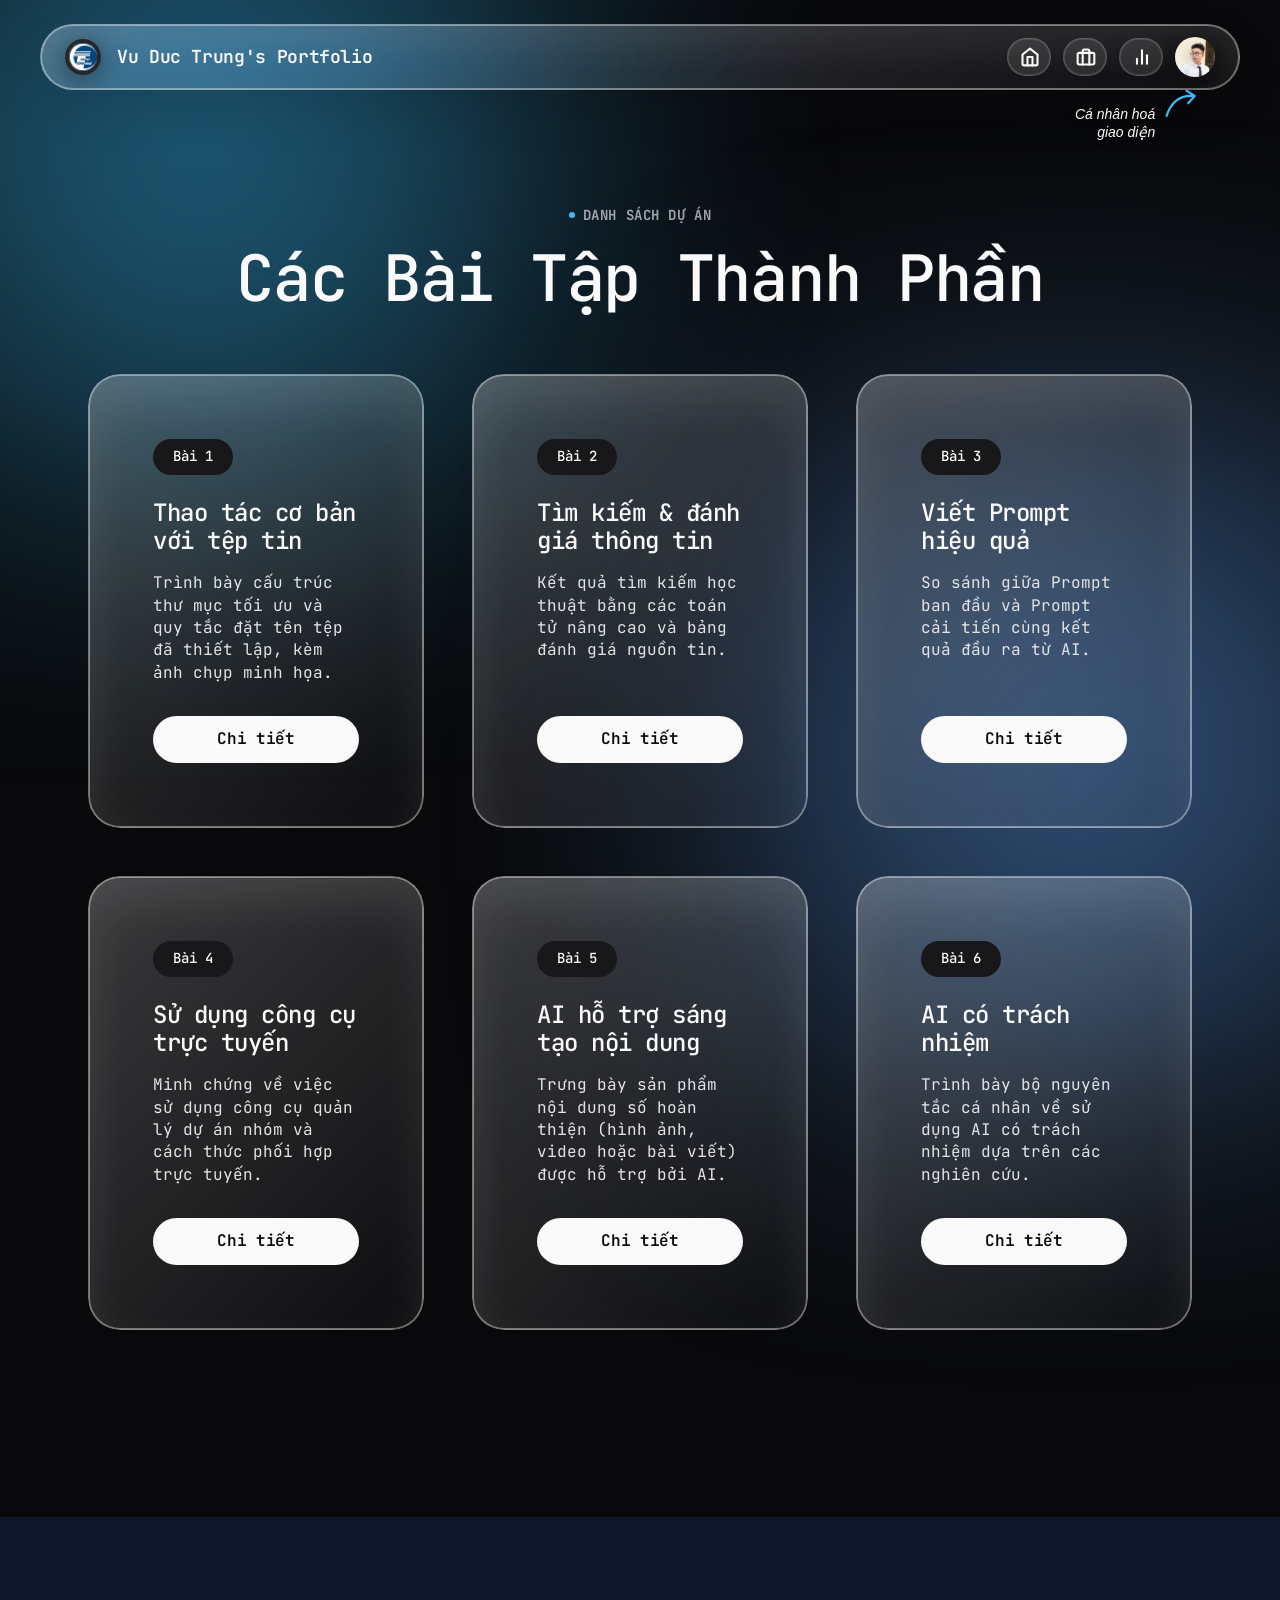
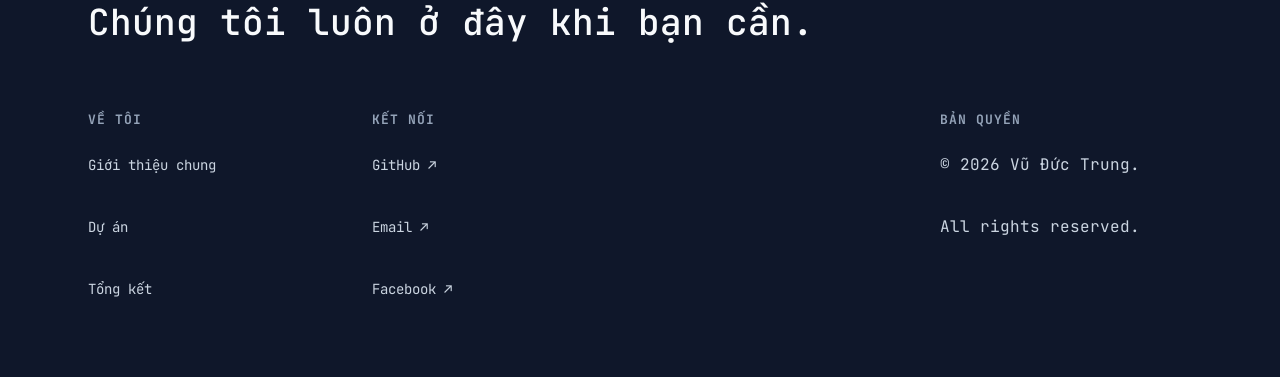
<file: projects.html>
<!DOCTYPE html>
<html lang="vi">
<head>
    <meta charset="UTF-8">
    <meta name="viewport" content="width=device-width, initial-scale=1.0">
    <title>Dự án | Mastercard Design System</title>
    <link rel="stylesheet" href="css/design-system.css">
    <link rel="stylesheet" href="css/style.css">
</head>
<body>
    <!-- Floating Navigation Pill -->
        <nav class="floating-nav">
        <div class="nav-brand">
            <img src="assets/images/school-logo.png" alt="Logo Trường" class="school-logo">
            <span>Vu Duc Trung's Portfolio</span>
        </div>
        <div class="nav-links">
            <a href="index.html" class="glass-nav-item">
                <span class="icon">
                    <svg width="20" height="20" viewBox="0 0 24 24" fill="none" stroke="currentColor" stroke-width="2.5" stroke-linecap="round" stroke-linejoin="round"><path d="m3 9 9-7 9 7v11a2 2 0 0 1-2 2H5a2 2 0 0 1-2-2z"></path><polyline points="9 22 9 12 15 12 15 22"></polyline></svg>
                </span>
                <span class="text">Giới thiệu</span>
            </a>
            <a href="projects.html" class="glass-nav-item">
                <span class="icon">
                    <svg width="20" height="20" viewBox="0 0 24 24" fill="none" stroke="currentColor" stroke-width="2.5" stroke-linecap="round" stroke-linejoin="round"><rect width="20" height="14" x="2" y="7" rx="2" ry="2"></rect><path d="M16 21V5a2 2 0 0 0-2-2h-4a2 2 0 0 0-2 2v16"></path></svg>
                </span>
                <span class="text">Dự án</span>
            </a>
            <a href="summary.html" class="glass-nav-item">
                <span class="icon">
                    <svg width="20" height="20" viewBox="0 0 24 24" fill="none" stroke="currentColor" stroke-width="2.5" stroke-linecap="round" stroke-linejoin="round"><line x1="18" x2="18" y1="20" y2="10"></line><line x1="12" x2="12" y1="20" y2="4"></line><line x1="6" x2="6" y1="20" y2="14"></line></svg>
                </span>
                <span class="text">Tổng kết</span>
            </a>
            <img src="assets/images/avatar.png" alt="Profile Icon" class="nav-profile-icon">
        </div>
    </nav>

    <!-- Main Content -->
    <main>
        <section class="section-large" style="margin-top: 80px;">
            <div class="container">
                <div class="eyebrow" style="justify-content: center; margin-bottom: 24px;">DANH SÁCH DỰ ÁN</div>
                <h1 class="h1-hero text-center" style="margin-bottom: 64px; text-align: center;">Các Bài Tập Thành Phần</h1>
                
                <div class="grid-3">
                    <!-- Bài 1 -->
                    <a href="bai1.html" style="text-decoration: none; display: flex; flex-direction: column;">
                        <div class="mc-card" style="flex: 1; display: flex; flex-direction: column;">
                            <div class="mc-tag" style="margin-bottom: 24px; align-self: flex-start;">Bài 1</div>
                            <h2 class="h3-card" style="margin-bottom: 16px;">Thao tác cơ bản với tệp tin</h2>
                            <p style="color: var(--color-charcoal); margin-bottom: 32px; flex: 1;">Trình bày cấu trúc thư mục tối ưu và quy tắc đặt tên tệp đã thiết lập, kèm ảnh chụp minh họa.</p>
                            <span class="mc-pill-ink">Chi tiết</span>
                        </div>
                    </a>

                    <!-- Bài 2 -->
                    <a href="bai2.html" style="text-decoration: none; display: flex; flex-direction: column;">
                        <div class="mc-card" style="flex: 1; display: flex; flex-direction: column;">
                            <div class="mc-tag" style="margin-bottom: 24px; align-self: flex-start;">Bài 2</div>
                            <h2 class="h3-card" style="margin-bottom: 16px;">Tìm kiếm & đánh giá thông tin</h2>
                            <p style="color: var(--color-charcoal); margin-bottom: 32px; flex: 1;">Kết quả tìm kiếm học thuật bằng các toán tử nâng cao và bảng đánh giá nguồn tin.</p>
                            <span class="mc-pill-ink">Chi tiết</span>
                        </div>
                    </a>

                    <!-- Bài 3 -->
                    <a href="bai3.html" style="text-decoration: none; display: flex; flex-direction: column;">
                        <div class="mc-card" style="flex: 1; display: flex; flex-direction: column;">
                            <div class="mc-tag" style="margin-bottom: 24px; align-self: flex-start;">Bài 3</div>
                            <h2 class="h3-card" style="margin-bottom: 16px;">Viết Prompt hiệu quả</h2>
                            <p style="color: var(--color-charcoal); margin-bottom: 32px; flex: 1;">So sánh giữa Prompt ban đầu và Prompt cải tiến cùng kết quả đầu ra từ AI.</p>
                            <span class="mc-pill-ink">Chi tiết</span>
                        </div>
                    </a>

                    <!-- Bài 4 -->
                    <a href="bai4.html" style="text-decoration: none; display: flex; flex-direction: column;">
                        <div class="mc-card" style="flex: 1; display: flex; flex-direction: column;">
                            <div class="mc-tag" style="margin-bottom: 24px; align-self: flex-start;">Bài 4</div>
                            <h2 class="h3-card" style="margin-bottom: 16px;">Sử dụng công cụ trực tuyến</h2>
                            <p style="color: var(--color-charcoal); margin-bottom: 32px; flex: 1;">Minh chứng về việc sử dụng công cụ quản lý dự án nhóm và cách thức phối hợp trực tuyến.</p>
                            <span class="mc-pill-ink">Chi tiết</span>
                        </div>
                    </a>

                    <!-- Bài 5 -->
                    <a href="bai5.html" style="text-decoration: none; display: flex; flex-direction: column;">
                        <div class="mc-card" style="flex: 1; display: flex; flex-direction: column;">
                            <div class="mc-tag" style="margin-bottom: 24px; align-self: flex-start;">Bài 5</div>
                            <h2 class="h3-card" style="margin-bottom: 16px;">AI hỗ trợ sáng tạo nội dung</h2>
                            <p style="color: var(--color-charcoal); margin-bottom: 32px; flex: 1;">Trưng bày sản phẩm nội dung số hoàn thiện (hình ảnh, video hoặc bài viết) được hỗ trợ bởi AI.</p>
                            <span class="mc-pill-ink">Chi tiết</span>
                        </div>
                    </a>

                    <!-- Bài 6 -->
                    <a href="bai6.html" style="text-decoration: none; display: flex; flex-direction: column;">
                        <div class="mc-card" style="flex: 1; display: flex; flex-direction: column;">
                            <div class="mc-tag" style="margin-bottom: 24px; align-self: flex-start;">Bài 6</div>
                            <h2 class="h3-card" style="margin-bottom: 16px;">AI có trách nhiệm</h2>
                            <p style="color: var(--color-charcoal); margin-bottom: 32px; flex: 1;">Trình bày bộ nguyên tắc cá nhân về sử dụng AI có trách nhiệm dựa trên các nghiên cứu.</p>
                            <span class="mc-pill-ink">Chi tiết</span>
                        </div>
                    </a>
                </div>
            </div>
        </section>
    </main>

    <!-- Footer -->
    <footer class="mc-footer" style="background-color: #0f172a; color: #f8fafc; padding: 80px 0 60px; margin-top: 60px;">
        <div class="container">
            <h2 style="color: #f8fafc; margin-bottom: 64px;">Chúng tôi luôn ở đây khi bạn cần.</h2>
            <div class="mc-footer-grid" style="display: grid; grid-template-columns: repeat(auto-fit, minmax(200px, 1fr)); gap: 32px;">
                <div class="footer-col">
                    <div class="footer-col-header" style="color: #94a3b8; font-size: 13px; font-weight: 700; letter-spacing: 1px; margin-bottom: 24px;">VỀ TÔI</div>
                    <ul style="list-style: none; padding: 0;">
                        <li style="margin-bottom: 16px;"><a href="index.html" style="color: #cbd5e1; text-decoration: none; transition: color 0.2s;" onmouseover="this.style.color='#fff'" onmouseout="this.style.color='#cbd5e1'">Giới thiệu chung</a></li>
                        <li style="margin-bottom: 16px;"><a href="projects.html" style="color: #cbd5e1; text-decoration: none; transition: color 0.2s;" onmouseover="this.style.color='#fff'" onmouseout="this.style.color='#cbd5e1'">Dự án</a></li>
                        <li style="margin-bottom: 16px;"><a href="summary.html" style="color: #cbd5e1; text-decoration: none; transition: color 0.2s;" onmouseover="this.style.color='#fff'" onmouseout="this.style.color='#cbd5e1'">Tổng kết</a></li>
                    </ul>
                </div>
                <div class="footer-col">
                    <div class="footer-col-header" style="color: #94a3b8; font-size: 13px; font-weight: 700; letter-spacing: 1px; margin-bottom: 24px;">KẾT NỐI</div>
                    <ul style="list-style: none; padding: 0;">
                        <li style="margin-bottom: 16px;"><a href="https://github.com/LaziChicken7" target="_blank" style="color: #cbd5e1; text-decoration: none; transition: color 0.2s;" onmouseover="this.style.color='#fff'" onmouseout="this.style.color='#cbd5e1'">GitHub ↗</a></li>
                        <li style="margin-bottom: 16px;"><a href="mailto:25022036@vnu.edu.vn" style="color: #cbd5e1; text-decoration: none; transition: color 0.2s;" onmouseover="this.style.color='#fff'" onmouseout="this.style.color='#cbd5e1'">Email ↗</a></li>
                        <li style="margin-bottom: 16px;"><a href="https://www.facebook.com/LaziChicken7" target="_blank" style="color: #cbd5e1; text-decoration: none; transition: color 0.2s;" onmouseover="this.style.color='#fff'" onmouseout="this.style.color='#cbd5e1'">Facebook ↗</a></li>
                    </ul>
                </div>
                <div class="footer-col">
                    <!-- Empty col for spacing -->
                </div>
                <div class="footer-col">
                    <div class="footer-col-header" style="color: #94a3b8; font-size: 13px; font-weight: 700; letter-spacing: 1px; margin-bottom: 24px;">BẢN QUYỀN</div>
                    <ul style="list-style: none; padding: 0;">
                        <li style="margin-bottom: 16px;"><span style="color: #cbd5e1;">© 2026 Vũ Đức Trung.</span></li>
                        <li style="margin-bottom: 16px;"><span style="color: #cbd5e1;">All rights reserved.</span></li>
                    </ul>
                </div>
            </div>
        </div>
    </footer>

    <script src="js/main.js"></script>
</body>
</html>
</file>
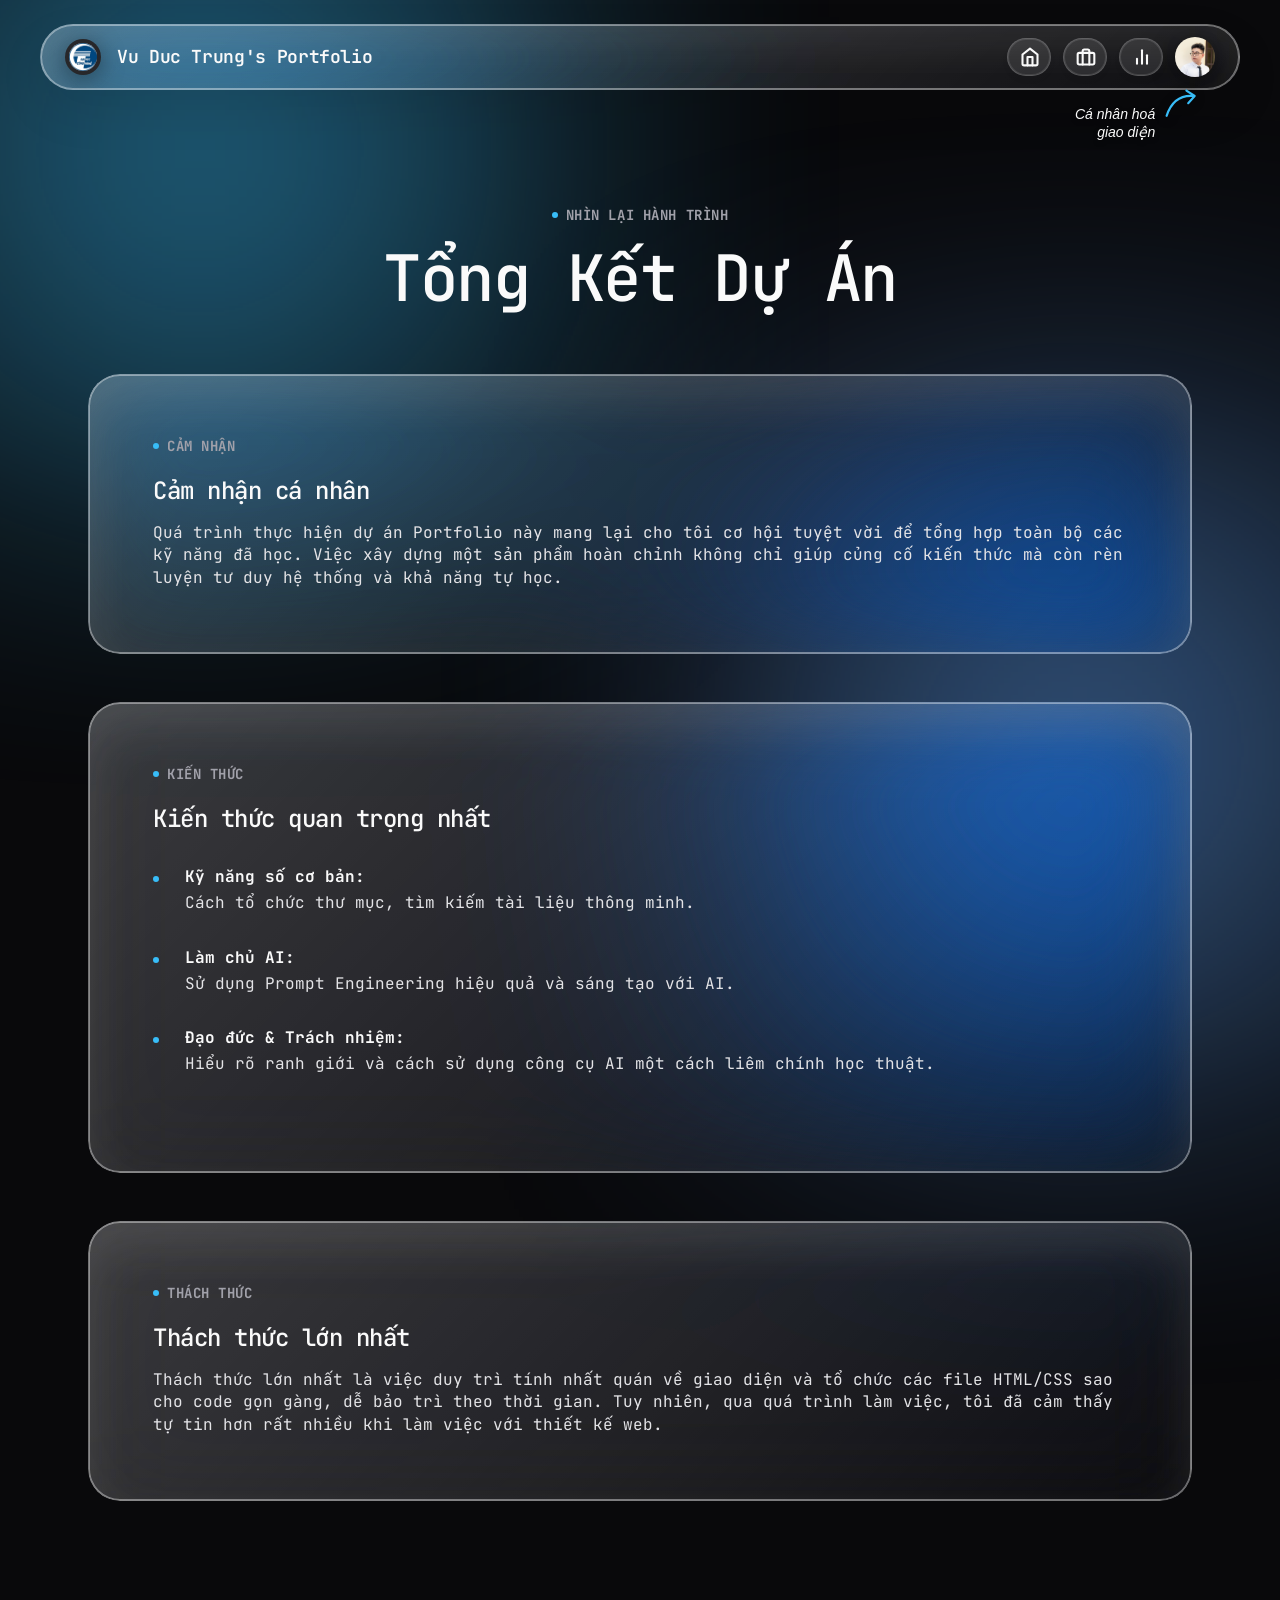
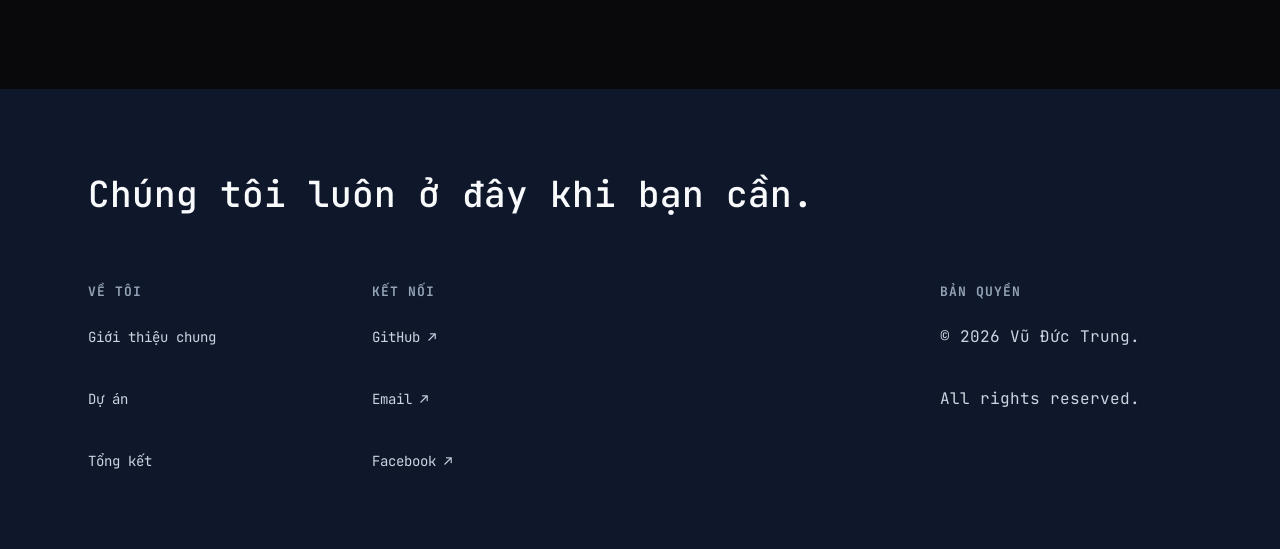
<file: summary.html>
<!DOCTYPE html>
<html lang="vi">
<head>
    <meta charset="UTF-8">
    <meta name="viewport" content="width=device-width, initial-scale=1.0">
    <title>Tổng kết | Mastercard Design System</title>
    <link rel="stylesheet" href="css/design-system.css">
    <link rel="stylesheet" href="css/style.css">
</head>
<body>
    <!-- Floating Navigation Pill -->
        <nav class="floating-nav">
        <div class="nav-brand">
            <img src="assets/images/school-logo.png" alt="Logo Trường" class="school-logo">
            <span>Vu Duc Trung's Portfolio</span>
        </div>
        <div class="nav-links">
            <a href="index.html" class="glass-nav-item">
                <span class="icon">
                    <svg width="20" height="20" viewBox="0 0 24 24" fill="none" stroke="currentColor" stroke-width="2.5" stroke-linecap="round" stroke-linejoin="round"><path d="m3 9 9-7 9 7v11a2 2 0 0 1-2 2H5a2 2 0 0 1-2-2z"></path><polyline points="9 22 9 12 15 12 15 22"></polyline></svg>
                </span>
                <span class="text">Giới thiệu</span>
            </a>
            <a href="projects.html" class="glass-nav-item">
                <span class="icon">
                    <svg width="20" height="20" viewBox="0 0 24 24" fill="none" stroke="currentColor" stroke-width="2.5" stroke-linecap="round" stroke-linejoin="round"><rect width="20" height="14" x="2" y="7" rx="2" ry="2"></rect><path d="M16 21V5a2 2 0 0 0-2-2h-4a2 2 0 0 0-2 2v16"></path></svg>
                </span>
                <span class="text">Dự án</span>
            </a>
            <a href="summary.html" class="glass-nav-item">
                <span class="icon">
                    <svg width="20" height="20" viewBox="0 0 24 24" fill="none" stroke="currentColor" stroke-width="2.5" stroke-linecap="round" stroke-linejoin="round"><line x1="18" x2="18" y1="20" y2="10"></line><line x1="12" x2="12" y1="20" y2="4"></line><line x1="6" x2="6" y1="20" y2="14"></line></svg>
                </span>
                <span class="text">Tổng kết</span>
            </a>
            <img src="assets/images/avatar.png" alt="Profile Icon" class="nav-profile-icon">
        </div>
    </nav>

    <!-- Main Content -->
    <main>
        <section class="section-large" style="margin-top: 80px;">
            <div class="container">
                <div class="eyebrow" style="justify-content: center; margin-bottom: 24px;">NHÌN LẠI HÀNH TRÌNH</div>
                <h1 class="h1-hero text-center" style="margin-bottom: 64px; text-align: center;">Tổng Kết Dự Án</h1>

                <div class="mc-card" style="margin-bottom: 48px;">
                    <div class="eyebrow">CẢM NHẬN</div>
                    <h2 class="h3-card" style="margin-bottom: 16px;">Cảm nhận cá nhân</h2>
                    <p style="color: var(--color-charcoal);">Quá trình thực hiện dự án Portfolio này mang lại cho tôi cơ hội tuyệt vời để tổng hợp toàn bộ các kỹ năng đã học. Việc xây dựng một sản phẩm hoàn chỉnh không chỉ giúp củng cố kiến thức mà còn rèn luyện tư duy hệ thống và khả năng tự học.</p>
                </div>

                <div class="mc-card" style="margin-bottom: 48px;">
                    <div class="eyebrow">KIẾN THỨC</div>
                    <h2 class="h3-card" style="margin-bottom: 24px;">Kiến thức quan trọng nhất</h2>
                    <ul class="project-list">
                        <li>
                            <strong style="color: var(--color-ink-black);">Kỹ năng số cơ bản:</strong>
                            <p style="color: var(--color-charcoal); margin-top: 4px;">Cách tổ chức thư mục, tìm kiếm tài liệu thông minh.</p>
                        </li>
                        <li>
                            <strong style="color: var(--color-ink-black);">Làm chủ AI:</strong>
                            <p style="color: var(--color-charcoal); margin-top: 4px;">Sử dụng Prompt Engineering hiệu quả và sáng tạo với AI.</p>
                        </li>
                        <li>
                            <strong style="color: var(--color-ink-black);">Đạo đức & Trách nhiệm:</strong>
                            <p style="color: var(--color-charcoal); margin-top: 4px;">Hiểu rõ ranh giới và cách sử dụng công cụ AI một cách liêm chính học thuật.</p>
                        </li>
                    </ul>
                </div>

                <div class="mc-card">
                    <div class="eyebrow">THÁCH THỨC</div>
                    <h2 class="h3-card" style="margin-bottom: 16px;">Thách thức lớn nhất</h2>
                    <p style="color: var(--color-charcoal);">Thách thức lớn nhất là việc duy trì tính nhất quán về giao diện và tổ chức các file HTML/CSS sao cho code gọn gàng, dễ bảo trì theo thời gian. Tuy nhiên, qua quá trình làm việc, tôi đã cảm thấy tự tin hơn rất nhiều khi làm việc với thiết kế web.</p>
                </div>
            </div>
        </section>
    </main>

    <!-- Footer -->
    <footer class="mc-footer" style="background-color: #0f172a; color: #f8fafc; padding: 80px 0 60px; margin-top: 60px;">
        <div class="container">
            <h2 style="color: #f8fafc; margin-bottom: 64px;">Chúng tôi luôn ở đây khi bạn cần.</h2>
            <div class="mc-footer-grid" style="display: grid; grid-template-columns: repeat(auto-fit, minmax(200px, 1fr)); gap: 32px;">
                <div class="footer-col">
                    <div class="footer-col-header" style="color: #94a3b8; font-size: 13px; font-weight: 700; letter-spacing: 1px; margin-bottom: 24px;">VỀ TÔI</div>
                    <ul style="list-style: none; padding: 0;">
                        <li style="margin-bottom: 16px;"><a href="index.html" style="color: #cbd5e1; text-decoration: none; transition: color 0.2s;" onmouseover="this.style.color='#fff'" onmouseout="this.style.color='#cbd5e1'">Giới thiệu chung</a></li>
                        <li style="margin-bottom: 16px;"><a href="projects.html" style="color: #cbd5e1; text-decoration: none; transition: color 0.2s;" onmouseover="this.style.color='#fff'" onmouseout="this.style.color='#cbd5e1'">Dự án</a></li>
                        <li style="margin-bottom: 16px;"><a href="summary.html" style="color: #cbd5e1; text-decoration: none; transition: color 0.2s;" onmouseover="this.style.color='#fff'" onmouseout="this.style.color='#cbd5e1'">Tổng kết</a></li>
                    </ul>
                </div>
                <div class="footer-col">
                    <div class="footer-col-header" style="color: #94a3b8; font-size: 13px; font-weight: 700; letter-spacing: 1px; margin-bottom: 24px;">KẾT NỐI</div>
                    <ul style="list-style: none; padding: 0;">
                        <li style="margin-bottom: 16px;"><a href="https://github.com/LaziChicken7" target="_blank" style="color: #cbd5e1; text-decoration: none; transition: color 0.2s;" onmouseover="this.style.color='#fff'" onmouseout="this.style.color='#cbd5e1'">GitHub ↗</a></li>
                        <li style="margin-bottom: 16px;"><a href="mailto:25022036@vnu.edu.vn" style="color: #cbd5e1; text-decoration: none; transition: color 0.2s;" onmouseover="this.style.color='#fff'" onmouseout="this.style.color='#cbd5e1'">Email ↗</a></li>
                        <li style="margin-bottom: 16px;"><a href="https://www.facebook.com/LaziChicken7" target="_blank" style="color: #cbd5e1; text-decoration: none; transition: color 0.2s;" onmouseover="this.style.color='#fff'" onmouseout="this.style.color='#cbd5e1'">Facebook ↗</a></li>
                    </ul>
                </div>
                <div class="footer-col">
                    <!-- Empty col for spacing -->
                </div>
                <div class="footer-col">
                    <div class="footer-col-header" style="color: #94a3b8; font-size: 13px; font-weight: 700; letter-spacing: 1px; margin-bottom: 24px;">BẢN QUYỀN</div>
                    <ul style="list-style: none; padding: 0;">
                        <li style="margin-bottom: 16px;"><span style="color: #cbd5e1;">© 2026 Vũ Đức Trung.</span></li>
                        <li style="margin-bottom: 16px;"><span style="color: #cbd5e1;">All rights reserved.</span></li>
                    </ul>
                </div>
            </div>
        </div>
    </footer>

    <script src="js/main.js"></script>
</body>
</html>
</file>
<file: css/design-system.css>
:root {
  /* Dark Mode Palette */
  --color-canvas: #09090b; /* Deep dark background */
  --color-surface-lifted: #18181b; 
  --color-surface-white: #27272a; 
  --color-surface-bone: #18181b;

  --color-ink-black: #fafafa; /* Text goes white */
  --color-charcoal: #e4e4e7;
  --color-slate-gray: #a1a1aa; 
  --color-granite: #d4d4d8;
  --color-graphite: #d4d4d8;
  --color-dust-taupe: #3f3f46;

  --color-signal-blue: #38bdf8; /* Sky blue 400 */
  --color-signal-blue-rgb: 56, 189, 248;
  --color-light-blue: #7dd3fc;  /* Sky blue 300 */
  --color-dark-blue: #0284c7;   /* Sky blue 600 */

  --color-link-blue: #60a5fa;

  /* Elevations & Shadows */
  --shadow-level-1: rgba(0, 0, 0, 0.4) 0px 4px 24px 0px; 
  --shadow-level-2: rgba(0, 0, 0, 0.6) 0px 24px 48px 0px; 

  /* Typography */
  --font-family-display: 'JetBrains Mono', monospace;
  --font-family-body: 'JetBrains Mono', monospace;

  /* Border Radius */
  --rounded-sm: 6px;
  --rounded-pill-btn: 20px;
  --rounded-pill-consent: 24px;
  --rounded-stadium: 40px; /* Hero frames, large sections */
  --rounded-circle: 50%;
  --rounded-pill-full: 999px; /* Nav pill, chips */

  /* Spacing */
  --space-1: 8px;
  --space-2: 16px;
  --space-3: 24px;
  --space-4: 32px;
  --space-6: 48px;
  --space-8: 64px;
  --space-12: 96px;
  --space-16: 128px;
}

[data-theme="light"] {
  /* Light Mode Palette */
  --color-canvas: #f8fafc;
  --color-surface-lifted: #ffffff;
  --color-surface-white: #ffffff;
  --color-surface-bone: #f1f5f9;

  --color-ink-black: #0f172a;
  --color-charcoal: #334155;
  --color-slate-gray: #64748b;
  --color-granite: #94a3b8;
  --color-graphite: #475569;
  --color-dust-taupe: #cbd5e1;

  --shadow-level-1: rgba(0, 0, 0, 0.05) 0px 4px 12px 0px;
  --shadow-level-2: rgba(0, 0, 0, 0.1) 0px 12px 32px 0px;
}
</file>
<file: css/style.css>
@import url('https://fonts.googleapis.com/css2?family=JetBrains+Mono:wght@400;500;600;700&display=swap');

/* Reset */
* { margin: 0; padding: 0; box-sizing: border-box; }

body {
    background-color: var(--color-canvas);
    color: var(--color-ink-black);
    font-family: var(--font-family-body);
    font-weight: 400; /* Approximate 450 weight */
    -webkit-font-smoothing: antialiased;
    line-height: 1.4;
    overflow-x: hidden;
    transition: background-color 0.4s ease, color 0.4s ease;
}

/* Base Typography */
a { color: var(--color-ink-black); text-decoration: none; transition: opacity 0.2s; }
ul { list-style: none; }

h1, h2, h3, h4, h5 { color: var(--color-ink-black); font-family: var(--font-family-display); font-weight: 500; }
.h1-hero { font-size: 64px; line-height: 1; letter-spacing: -1.28px; }
.h2-section { font-size: 36px; line-height: 1.2; letter-spacing: -0.72px; }
.h3-card { font-size: 24px; line-height: 1.2; letter-spacing: -0.48px; }
.h4-sub { font-size: 14px; font-weight: 700; line-height: 1.3; }

.eyebrow {
    font-size: 14px; font-weight: 700; line-height: 1; letter-spacing: 0.56px;
    text-transform: uppercase; color: var(--color-slate-gray);
    display: flex; align-items: center; gap: 8px; margin-bottom: var(--space-3);
}
.eyebrow::before {
    content: ''; display: block; width: 6px; height: 6px; border-radius: 50%;
    background-color: var(--color-signal-blue);
}

.ghost-watermark {
    position: absolute; top: -20px; left: -5%;
    font-size: 160px; font-weight: 800; letter-spacing: -3.2px;
    color: var(--color-ink-black); opacity: 0.06;
    z-index: 0; white-space: nowrap; pointer-events: none;
}

/* Layout */
.container { max-width: 1200px; margin: 0 auto; padding: 0 var(--space-6); position: relative; z-index: 2; }
.section { padding: var(--space-12) 0; position: relative; }
.section-large { padding: var(--space-16) 0; position: relative; }

/* Utilities */
.text-center { text-align: center; }
.text-center .eyebrow { justify-content: center; }

.mb-sm { margin-bottom: var(--space-2, 8px) !important; }
.mb-md { margin-bottom: var(--space-4, 16px) !important; }
.mb-lg { margin-bottom: var(--space-6, 24px) !important; }
.mb-xl { margin-bottom: var(--space-8, 32px) !important; }
.mt-sm { margin-top: var(--space-2, 8px) !important; }
.mt-md { margin-top: var(--space-4, 16px) !important; }
.mt-lg { margin-top: var(--space-6, 24px) !important; }
.mt-xl { margin-top: var(--space-8, 32px) !important; }
.mt-xxl { margin-top: var(--space-12, 64px) !important; }

/* Buttons */
.mc-pill-ink {
    display: inline-flex; align-items: center; justify-content: center;
    background-color: var(--color-ink-black);
    color: var(--color-canvas) !important;
    border: 1.5px solid var(--color-ink-black);
    border-radius: var(--rounded-pill-btn);
    padding: 8px 32px; font-size: 16px; font-weight: 500; letter-spacing: -0.32px;
    cursor: pointer; transition: transform 0.1s ease; text-decoration: none;
}
.mc-pill-ink:active { transform: scale(0.98); }

.mc-pill-outline {
    display: inline-flex; align-items: center; justify-content: center;
    background-color: var(--color-surface-white);
    color: var(--color-ink-black) !important;
    border: 1.5px solid var(--color-ink-black);
    border-radius: var(--rounded-pill-btn);
    padding: 8px 32px; font-size: 16px; font-weight: 500;
    cursor: pointer; transition: transform 0.1s ease; text-decoration: none;
}
.mc-pill-outline:active { transform: scale(0.98); }

.satellite-cta {
    position: absolute; bottom: 0; right: -20px;
    width: 60px; height: 60px; border-radius: 50%;
    background-color: var(--color-surface-white);
    display: flex; align-items: center; justify-content: center;
    box-shadow: var(--shadow-level-2); z-index: 10;
    cursor: pointer; transition: transform 0.2s;
}
.satellite-cta:hover { transform: scale(1.05); }
.satellite-cta svg { width: 24px; height: 24px; fill: var(--color-ink-black); }

/* Navigation */
.floating-nav {
    position: fixed; top: 24px; left: 50%; transform: translateX(-50%);
    width: calc(100% - 48px); max-width: 1200px;
    border-radius: var(--rounded-pill-full);
    padding: 12px 24px; display: flex; align-items: center; justify-content: space-between;
    z-index: 1000;
}
.nav-brand { display: flex; align-items: center; gap: 16px; }
.nav-brand img { 
    height: 36px; 
    width: 36px; 
    object-fit: contain; 
    background-color: var(--color-surface-white); 
    border-radius: 50%; 
    padding: 4px; 
    box-shadow: var(--shadow-level-1);
    cursor: pointer;
    transition: transform 0.2s;
}
.nav-brand img:hover {
    transform: scale(1.1);
}
.nav-brand span { font-weight: 600; font-size: 18px; color: var(--color-ink-black); letter-spacing: -0.36px; }

.nav-links { display: flex; gap: 12px; align-items: center; position: relative; }
.glass-nav-item {
    display: inline-flex;
    align-items: center;
    gap: 8px;
    background: rgba(255, 255, 255, 0.1);
    border: 1px solid rgba(255, 255, 255, 0.2);
    box-shadow: inset 0 0 0 1px rgba(255, 255, 255, 0.1), 0 4px 12px rgba(0,0,0,0.02);
    border-radius: 40px;
    padding: 8px 12px;
    color: var(--color-ink-black);
    text-decoration: none;
    font-weight: 600;
    font-size: 14px;
    transition: all 0.4s cubic-bezier(0.16, 1, 0.3, 1);
    overflow: hidden;
    white-space: nowrap;
    max-width: 44px; /* Icon width + padding */
}
.glass-nav-item:hover {
    background: rgba(var(--color-signal-blue-rgb), 0.15);
    border: 1px solid var(--color-signal-blue);
    box-shadow: inset 0 0 0 1px rgba(var(--color-signal-blue-rgb), 0.3), 0 8px 24px rgba(var(--color-signal-blue-rgb), 0.15);
    max-width: 200px;
    padding: 8px 20px;
    color: var(--color-signal-blue);
}
.glass-nav-item .icon {
    font-size: 16px;
    display: inline-flex;
    justify-content: center;
    align-items: center;
    min-width: 20px;
}
.glass-nav-item .text {
    opacity: 0;
    transform: translateX(-10px);
    transition: all 0.3s ease;
}
.glass-nav-item:hover .text {
    opacity: 1;
    transform: translateX(0);
    transition-delay: 0.1s;
}

.nav-profile-icon { 
    width: 40px; height: 40px; border-radius: 50%; 
    object-fit: cover; box-shadow: var(--shadow-level-1); 
    cursor: pointer;
}

/* Settings Dropdown */
.settings-dropdown {
    position: fixed;
    z-index: 1001;
    background: linear-gradient(135deg, rgba(255,255,255,0.2) 0%, rgba(255,255,255,0.02) 100%);
    backdrop-filter: blur(48px) saturate(250%);
    -webkit-backdrop-filter: blur(48px) saturate(250%);
    border: 1px solid rgba(255, 255, 255, 0.4);
    box-shadow: 0 24px 48px rgba(0, 0, 0, 0.2);
    border-radius: 20px;
    padding: var(--space-4);
    width: 280px;
    opacity: 0;
    visibility: hidden;
    transform: translateY(-10px);
    transition: all 0.3s cubic-bezier(0.16, 1, 0.3, 1);
}

[data-theme="light"] .settings-dropdown {
    background: linear-gradient(135deg, rgba(255,255,255,0.8) 0%, rgba(255,255,255,0.6) 100%);
    border: 1px solid rgba(0, 0, 0, 0.1);
}

.settings-dropdown.active {
    opacity: 1;
    visibility: visible;
    transform: translateY(0);
}

.settings-header {
    font-weight: 700;
    font-size: 14px;
    letter-spacing: 0.5px;
    color: var(--color-ink-black);
    text-transform: uppercase;
    margin-bottom: var(--space-3);
    border-bottom: 1px solid rgba(150, 150, 150, 0.2);
    padding-bottom: 8px;
}

.settings-section {
    margin-bottom: var(--space-3);
}
.settings-section:last-child {
    margin-bottom: 0;
}

.settings-label {
    font-size: 13px;
    color: var(--color-slate-gray);
    margin-bottom: 8px;
    display: block;
}

.theme-toggle-btn {
    display: flex;
    align-items: center;
    justify-content: space-between;
    width: 100%;
    padding: 10px 16px;
    border-radius: 12px;
    background: rgba(150, 150, 150, 0.05);
    border: 1px solid rgba(150, 150, 150, 0.15);
    color: var(--color-ink-black);
    cursor: pointer;
    font-family: var(--font-family-body);
    font-size: 14px;
    transition: all 0.3s ease;
}
.theme-toggle-btn:hover {
    background: rgba(150, 150, 150, 0.15);
    transform: translateY(-2px);
    box-shadow: 0 4px 12px rgba(0,0,0,0.05);
}

.toggle-switch {
    position: relative;
    width: 52px;
    height: 28px;
    background: rgba(150, 150, 150, 0.2);
    border-radius: 20px;
    border: 1px solid rgba(150, 150, 150, 0.1);
    display: flex;
    align-items: center;
    padding: 3px;
    transition: background 0.3s ease, border-color 0.3s ease;
}
[data-theme="light"] .toggle-switch {
    background: rgba(16, 185, 129, 0.2); /* Soft green background for active state */
    border-color: rgba(16, 185, 129, 0.4);
}

.toggle-thumb {
    width: 20px;
    height: 20px;
    background: var(--color-ink-black);
    border-radius: 50%;
    display: flex;
    align-items: center;
    justify-content: center;
    color: var(--color-canvas);
    transition: transform 0.5s cubic-bezier(0.34, 1.56, 0.64, 1), background 0.3s ease;
}
[data-theme="light"] .toggle-thumb {
    transform: translateX(24px);
    background: #10b981; /* Green color for light mode */
}

.icon-sun, .icon-moon {
    position: absolute;
    transition: opacity 0.4s ease, transform 0.5s cubic-bezier(0.34, 1.56, 0.64, 1);
}
.icon-moon { opacity: 1; transform: scale(1) rotate(0); }
.icon-sun { opacity: 0; transform: scale(0.5) rotate(-90deg); }

[data-theme="light"] .icon-moon { opacity: 0; transform: scale(0.5) rotate(90deg); }
[data-theme="light"] .icon-sun { opacity: 1; transform: scale(1) rotate(0); color: #fff; }

.color-options {
    display: flex;
    gap: 12px;
}
.color-swatch {
    width: 32px;
    height: 32px;
    border-radius: 50%;
    border: 2px solid transparent;
    cursor: pointer;
    transition: transform 0.2s;
}
.color-swatch:hover {
    transform: scale(1.1);
}
.color-swatch.active {
    border-color: var(--color-ink-black);
    transform: scale(1.1);
}

/* Components */
.portrait-container { position: relative; display: inline-block; }
.circular-portrait {
    width: 320px; height: 320px; border-radius: 50%;
    object-fit: cover; box-shadow: var(--shadow-level-2);
    position: relative; z-index: 2; border: 4px solid var(--color-canvas);
}

body::before {
    content: ''; position: fixed; top: -150px; left: -100px;
    width: 600px; height: 600px; background: var(--color-signal-blue);
    filter: blur(140px); opacity: 0.45; z-index: -1; pointer-events: none;
}
body::after {
    content: ''; position: fixed; bottom: -150px; right: -100px;
    width: 600px; height: 600px; background: var(--color-link-blue);
    filter: blur(140px); opacity: 0.45; z-index: -1; pointer-events: none;
}

.mc-card, .floating-nav {
    background: linear-gradient(135deg, rgba(255,255,255,0.2) 0%, rgba(255,255,255,0.02) 100%);
    backdrop-filter: blur(48px) saturate(250%);
    -webkit-backdrop-filter: blur(48px) saturate(250%);
    border: 1px solid rgba(255, 255, 255, 0.4);
    box-shadow: 
        0 20px 50px rgba(0, 0, 0, 0.08), 
        inset 0 0 0 1px rgba(255, 255, 255, 0.4),
        inset 0 24px 48px rgba(255, 255, 255, 0.1);
    transition: transform 0.4s cubic-bezier(0.16, 1, 0.3, 1), box-shadow 0.4s ease;
}

.floating-nav:hover {
    transform: translateX(-50%) translateY(-6px) scale(1.02);
    box-shadow: 
        0 32px 70px rgba(0, 0, 0, 0.3), 
        inset 0 0 0 1.5px var(--color-signal-blue),
        0 0 40px rgba(var(--color-signal-blue-rgb), 0.25);
    border-color: rgba(var(--color-signal-blue-rgb), 0.4);
}

.mc-card {
    border-radius: 32px;
    padding: var(--space-8);
    position: relative;
    overflow: hidden;
    -webkit-mask-image: -webkit-radial-gradient(white, black);
}
.mc-card:hover {
    transform: translateY(-6px) scale(1.02);
    box-shadow: 
        0 32px 70px rgba(0, 0, 0, 0.3), 
        inset 0 0 0 1.5px var(--color-signal-blue),
        0 0 40px rgba(var(--color-signal-blue-rgb), 0.25);
    border-color: rgba(var(--color-signal-blue-rgb), 0.4);
}

/* Rule Cards */
.rule-card {
    background: rgba(255, 255, 255, 0.02);
    border: 1px solid rgba(255, 255, 255, 0.05);
    border-radius: 16px;
    padding: var(--space-6);
    transition: all 0.3s ease;
}
.rule-card:hover {
    background: rgba(var(--color-signal-blue-rgb), 0.05);
    border-color: var(--color-signal-blue);
    transform: translateY(-4px);
    box-shadow: 0 8px 24px rgba(var(--color-signal-blue-rgb), 0.15);
}
.rule-icon {
    font-size: 24px;
    margin-bottom: var(--space-4);
}

/* Glass Table */
.comparison-table {
    width: 100%;
    border-collapse: separate;
    border-spacing: 0;
    margin-top: var(--space-6);
    border-radius: 16px;
    overflow: hidden;
    border: 1px solid rgba(255, 255, 255, 0.1);
    background: rgba(0, 0, 0, 0.2);
}

[data-theme="light"] .comparison-table {
    border-color: rgba(0, 0, 0, 0.1);
    background: rgba(255, 255, 255, 0.5);
}

.comparison-table th, .comparison-table td {
    padding: 16px 20px;
    text-align: left;
    border-bottom: 1px solid rgba(255, 255, 255, 0.05);
    border-right: 1px solid rgba(255, 255, 255, 0.05);
}

[data-theme="light"] .comparison-table th, [data-theme="light"] .comparison-table td {
    border-color: rgba(0, 0, 0, 0.05);
}

.comparison-table th:last-child, .comparison-table td:last-child {
    border-right: none;
}

.comparison-table tr:last-child td {
    border-bottom: none;
}

.comparison-table th {
    background: rgba(255, 255, 255, 0.05);
    font-weight: 600;
    color: var(--color-ink-black);
    letter-spacing: 0.5px;
    font-size: 14px;
    text-transform: uppercase;
}

[data-theme="light"] .comparison-table th {
    background: rgba(0, 0, 0, 0.03);
}

.comparison-table tbody tr {
    transition: background 0.3s ease;
}

.comparison-table tbody tr:hover {
    background: rgba(255, 255, 255, 0.05);
}

[data-theme="light"] .comparison-table tbody tr:hover {
    background: rgba(255, 255, 255, 0.8);
}

.table-responsive {
    overflow-x: auto;
    -webkit-overflow-scrolling: touch;
}

/* White Pill Button */
.mc-pill-ink {
    display: inline-flex;
    align-items: center;
    justify-content: center;
    background: var(--color-ink-black);
    color: var(--color-canvas) !important;
    padding: 12px 28px;
    border-radius: 999px;
    font-weight: 600;
    text-decoration: none;
    transition: all 0.3s ease;
    border: none;
    font-family: var(--font-family-body);
    font-size: 16px;
}

.mc-pill-ink:hover {
    transform: translateY(-2px);
    box-shadow: 0 4px 16px rgba(var(--color-signal-blue-rgb), 0.4);
    background: var(--color-signal-blue);
    border-color: var(--color-signal-blue);
    color: #fff !important;
}

/* Prompt Comparison Layout */
.prompt-comparison {
    display: grid;
    grid-template-columns: 1fr 1fr;
    gap: 24px;
    margin-top: 24px;
}
@media (max-width: 768px) {
    .prompt-comparison {
        grid-template-columns: 1fr;
    }
}
.prompt-column {
    display: flex;
    flex-direction: column;
    gap: 12px;
}
.prompt-box, .output-box {
    background: rgba(255, 255, 255, 0.03);
    border: 1px solid rgba(255, 255, 255, 0.1);
    border-radius: 12px;
    padding: 20px;
    font-size: 15px;
    line-height: 1.6;
    transition: all 0.3s ease;
}
.prompt-box:hover, .output-box:hover {
    transform: translateY(-4px);
    box-shadow: 0 8px 24px rgba(var(--color-signal-blue-rgb), 0.15);
    background: rgba(var(--color-signal-blue-rgb), 0.05);
    border-color: var(--color-signal-blue);
}
.badge-med {
    display: inline-block;
    padding: 6px 14px;
    border-radius: 999px;
    font-size: 14px;
    font-weight: 600;
}
.badge-success {
    display: inline-block;
    padding: 6px 14px;
    border-radius: 999px;
    font-size: 14px;
    font-weight: 600;
    background-color: rgba(34, 197, 94, 0.15);
    color: #4ade80;
    border: 1px solid rgba(34, 197, 94, 0.3);
}
[data-theme="light"] .badge-success {
    color: #166534;
    border-color: rgba(34, 197, 94, 0.4);
}

.mc-card .mc-hover-block {
    background: rgba(255, 255, 255, 0.2);
    border: 1px solid rgba(255, 255, 255, 0.3);
    box-shadow: 0 4px 12px rgba(0,0,0,0.02);
}
.mc-card .mc-hover-block:hover {
    background: rgba(255, 255, 255, 0.4);
    box-shadow: 0 8px 24px rgba(0,0,0,0.06);
}

/* Interactive Hover Blocks */
.mc-hover-block {
    background: var(--color-surface-white);
    border-radius: 20px;
    padding: var(--space-6);
    margin-bottom: var(--space-4);
    box-shadow: 0 2px 4px rgba(0,0,0,0.02);
    border: 1px solid rgba(0,0,0,0.03);
    transition: all 0.3s cubic-bezier(0.16, 1, 0.3, 1);
    position: relative;
    overflow: hidden;
}
.mc-hover-block::before {
    content: ''; position: absolute; left: 0; top: 0; bottom: 0; width: 6px;
    background-color: var(--color-signal-blue);
    transform: scaleY(0); transform-origin: center;
    transition: transform 0.3s ease;
}
.mc-hover-block:hover {
    transform: translateY(-4px) scale(1.02);
    box-shadow: 0 12px 32px rgba(var(--color-signal-blue-rgb), 0.15);
    border-color: var(--color-signal-blue);
    z-index: 10;
}
.mc-hover-block:hover::before {
    transform: scaleY(1);
}
.mc-hover-block strong {
    font-size: 16px;
    margin-bottom: 6px;
    display: block;
    color: var(--color-ink-black);
}
.mc-hover-block span {
    font-size: 15px;
    color: var(--color-charcoal);
    line-height: 1.5;
}

/* Grid systems */
.grid-2 { display: grid; grid-template-columns: 1fr 1fr; gap: var(--space-8); align-items: start; }
.grid-2-asym { display: grid; grid-template-columns: 1.2fr 1fr; gap: var(--space-12); align-items: center; }

.orbital-line {
    position: absolute; border: 1.5px solid var(--color-signal-blue);
    border-radius: 50%; z-index: 1; pointer-events: none; opacity: 0.8;
}
.orbit-1 { width: 500px; height: 500px; top: -100px; left: -100px; }

/* Tags */
.mc-tags { display: flex; flex-wrap: wrap; gap: 12px; margin-top: var(--space-4); }
.mc-tag {
    background: var(--color-surface-bone);
    color: var(--color-ink-black);
    padding: 8px 20px; border-radius: var(--rounded-pill-full);
    font-size: 14px; font-weight: 500;
}

/* Footer */
.mc-footer {
    background-color: var(--color-ink-black);
    color: var(--color-surface-white);
    padding: var(--space-12) var(--space-6) 120px var(--space-6);
    margin-top: var(--space-16);
}
.mc-footer h2 { color: var(--color-surface-white); font-size: 36px; margin-bottom: var(--space-8); }
.mc-footer-grid { display: grid; grid-template-columns: repeat(4, 1fr); gap: var(--space-6); max-width: 1200px; margin: 0 auto; }
.footer-col-header { font-size: 14px; font-weight: 700; letter-spacing: 0.56px; color: var(--color-slate-gray); text-transform: uppercase; margin-bottom: var(--space-4); }
.footer-col ul { display: flex; flex-direction: column; gap: var(--space-3); }
.footer-col a { color: var(--color-surface-white); font-weight: 400; font-size: 14px; transition: opacity 0.2s; }
.footer-col a:hover { opacity: 0.7; }

/* Grid systems */
.grid-2-asym { display: grid; grid-template-columns: 1.2fr 1fr; gap: var(--space-12); align-items: center; }
.grid-2-asym-rev { display: grid; grid-template-columns: 1fr 1.2fr; gap: var(--space-12); align-items: center; }
.grid-3 { display: grid; grid-template-columns: repeat(3, 1fr); gap: var(--space-6); }

.project-list { margin-top: var(--space-4); }
.project-list li { margin-bottom: var(--space-4); padding-left: var(--space-4); position: relative; }
.project-list li::before { content: ''; position: absolute; left: 0; top: 10px; width: 6px; height: 6px; background: var(--color-signal-blue); border-radius: 50%; }

/* Utilities */
.divider-right {
    border-right: 1px solid rgba(0,0,0,0.08);
    padding-right: var(--space-8);
}

/* Spotlight Hover Effect */
.mc-card, .rule-card, .mc-hover-block, .prompt-box, .output-box {
    position: relative;
    overflow: hidden;
}

.floating-nav {
    overflow: hidden;
}

.mc-card::after, .rule-card::after, .mc-hover-block::after, .prompt-box::after, .output-box::after, .floating-nav::after {
    content: '';
    position: absolute;
    top: 0; left: 0; width: 100%; height: 100%;
    background: radial-gradient(
        800px circle at var(--mouse-x, 50%) var(--mouse-y, 50%), 
        rgba(var(--color-signal-blue-rgb), 0.25), 
        transparent 60%
    );
    opacity: 0;
    transition: opacity 0.3s ease;
    pointer-events: none;
    z-index: 1;
    border-radius: inherit;
}

.mc-card:hover::after, .rule-card:hover::after, .mc-hover-block:hover::after, .prompt-box:hover::after, .output-box:hover::after, .floating-nav:hover::after {
    opacity: 1;
}

/* Responsive */
@media (max-width: 1024px) {
    .divider-right {
        border-right: none;
        padding-right: 0;
        border-bottom: 1px solid rgba(0,0,0,0.08);
        padding-bottom: var(--space-6);
        margin-bottom: var(--space-2);
    }
    .grid-2, .grid-2-asym, .grid-2-asym-rev { grid-template-columns: 1fr; gap: var(--space-8); }
    .mc-footer-grid { grid-template-columns: 1fr 1fr; }
    .h1-hero { font-size: 48px; }
}
@media (max-width: 768px) {
    .floating-nav { width: calc(100% - 24px); top: 12px; padding: 12px 16px; }
    .nav-brand span { display: none; }
    .nav-links { gap: 8px; }
    .glass-nav-item { max-width: 40px; padding: 8px 10px; }
    .nav-profile-icon { width: 32px; height: 32px; }
    .h1-hero { font-size: 40px; }
    .circular-portrait { width: 240px; height: 240px; }
    .mc-footer-grid { grid-template-columns: 1fr; }
    .section { padding: var(--space-8) 0; }
}

/* Scroll Reveal Animations */
.reveal-fade-up { opacity: 0; transform: translateY(60px); }
.reveal-fade-up.is-revealed { opacity: 1; transform: translateY(0); }

.reveal-fade-left { opacity: 0; transform: translateX(60px); }
.reveal-fade-left.is-revealed { opacity: 1; transform: translateX(0); }

.reveal-fade-right { opacity: 0; transform: translateX(-60px); }
.reveal-fade-right.is-revealed { opacity: 1; transform: translateX(0); }

.reveal-zoom-in { opacity: 0; transform: scale(0.9); }
.reveal-zoom-in.is-revealed { opacity: 1; transform: scale(1); }

.reveal-fade-up, .reveal-fade-left, .reveal-fade-right, .reveal-zoom-in {
    transition: opacity 0.6s cubic-bezier(0.16, 1, 0.3, 1), transform 0.6s cubic-bezier(0.16, 1, 0.3, 1);
    will-change: opacity, transform;
}

/* Profile Icon Hover & Tooltip */
.nav-profile-icon {
    transition: transform 0.3s cubic-bezier(0.16, 1, 0.3, 1), box-shadow 0.3s ease, border-color 0.3s ease;
}
.nav-profile-icon:hover {
    transform: scale(1.15);
    box-shadow: 0 0 16px rgba(var(--color-signal-blue-rgb), 0.5);
    border-color: var(--color-signal-blue);
}

.settings-hint-vector {
    position: fixed;
    display: flex;
    align-items: flex-start;
    gap: 8px;
    color: var(--color-slate-gray);
    opacity: 0;
    pointer-events: none;
    transform: translateY(-10px);
    transition: opacity 0.8s ease, transform 0.8s ease;
    z-index: 1000;
}
.settings-hint-vector.show {
    opacity: 1;
    transform: translateY(0);
}
.settings-hint-vector .hint-text {
    font-size: 14px;
    font-style: italic;
    line-height: 1.3;
    margin-top: 18px;
    text-align: right;
    font-family: cursive, sans-serif;
    color: var(--color-ink-black);
    text-shadow: 0 2px 4px rgba(0,0,0,0.5);
    transition: all 0.3s ease;
    transform-origin: right center;
}

.settings-hint-vector.glow-active .hint-text {
    animation: textPulseGlow 1.5s infinite ease-in-out;
}

@keyframes textPulseGlow {
    0%, 100% {
        transform: scale(1);
        color: var(--color-ink-black);
        text-shadow: 0 2px 4px rgba(0,0,0,0.5);
    }
    50% {
        transform: scale(1.1);
        color: var(--color-signal-blue);
        text-shadow: 0 0 12px rgba(var(--color-signal-blue-rgb), 0.8), 0 2px 4px rgba(0,0,0,0.5);
    }
}

.settings-hint-vector .hint-arrow {
    width: 36px;
    height: 36px;
    opacity: 0;
    color: var(--color-signal-blue);
    filter: drop-shadow(0 2px 4px rgba(0,0,0,0.5));
}
.settings-hint-vector.show .hint-arrow {
    animation: drawVectorArrow 1.5s ease-out forwards;
    animation-delay: 0.3s;
}
@keyframes drawVectorArrow {
    0% { stroke-dasharray: 100; stroke-dashoffset: 100; opacity: 1; }
    100% { stroke-dasharray: 100; stroke-dashoffset: 0; opacity: 1; }
}

/* Footer Region (bai1-6) */
.footer-region {
    border-top: 1px solid rgba(150, 150, 150, 0.2);
    padding-top: 32px;
    padding-bottom: 32px;
    background: rgba(150, 150, 150, 0.05);
}
.footer-region .eyebrow {
    color: var(--color-ink-black) !important;
}
.footer-region .caption {
    color: var(--color-slate-gray) !important;
}
</file>
